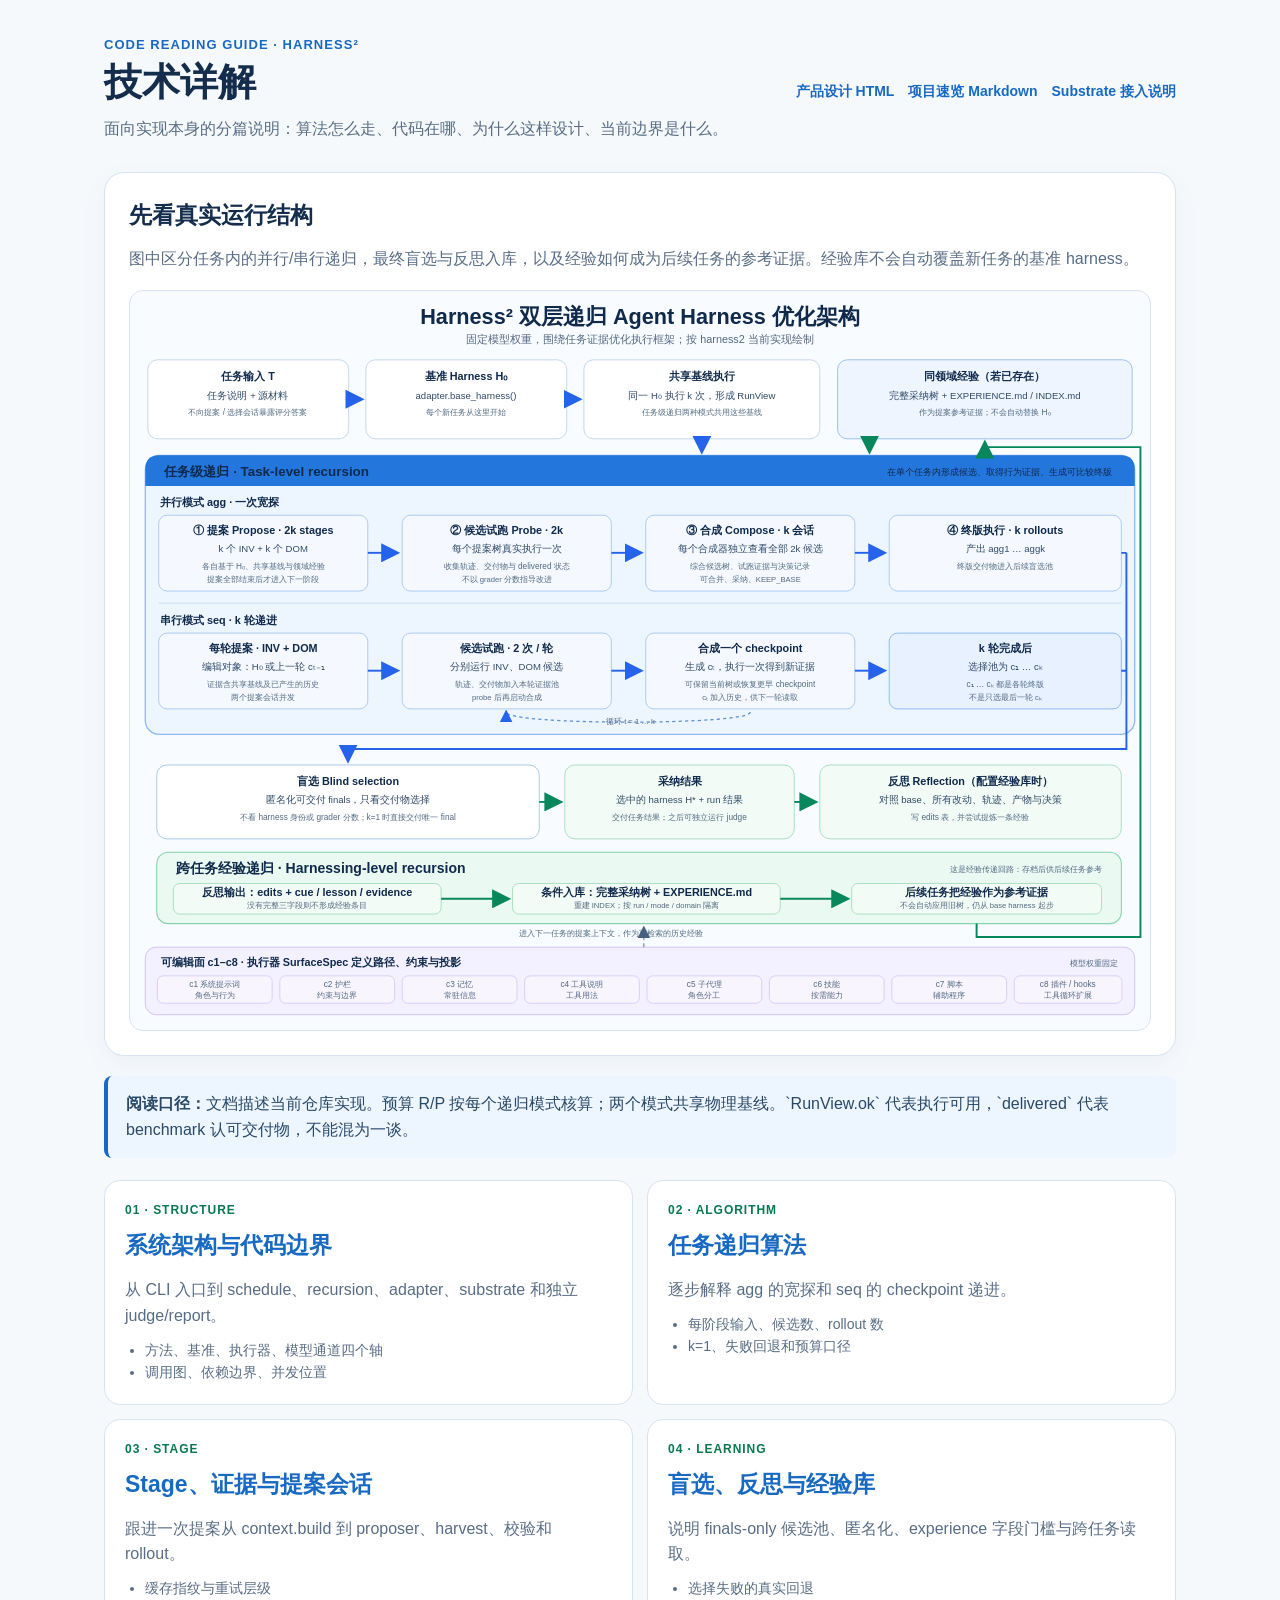
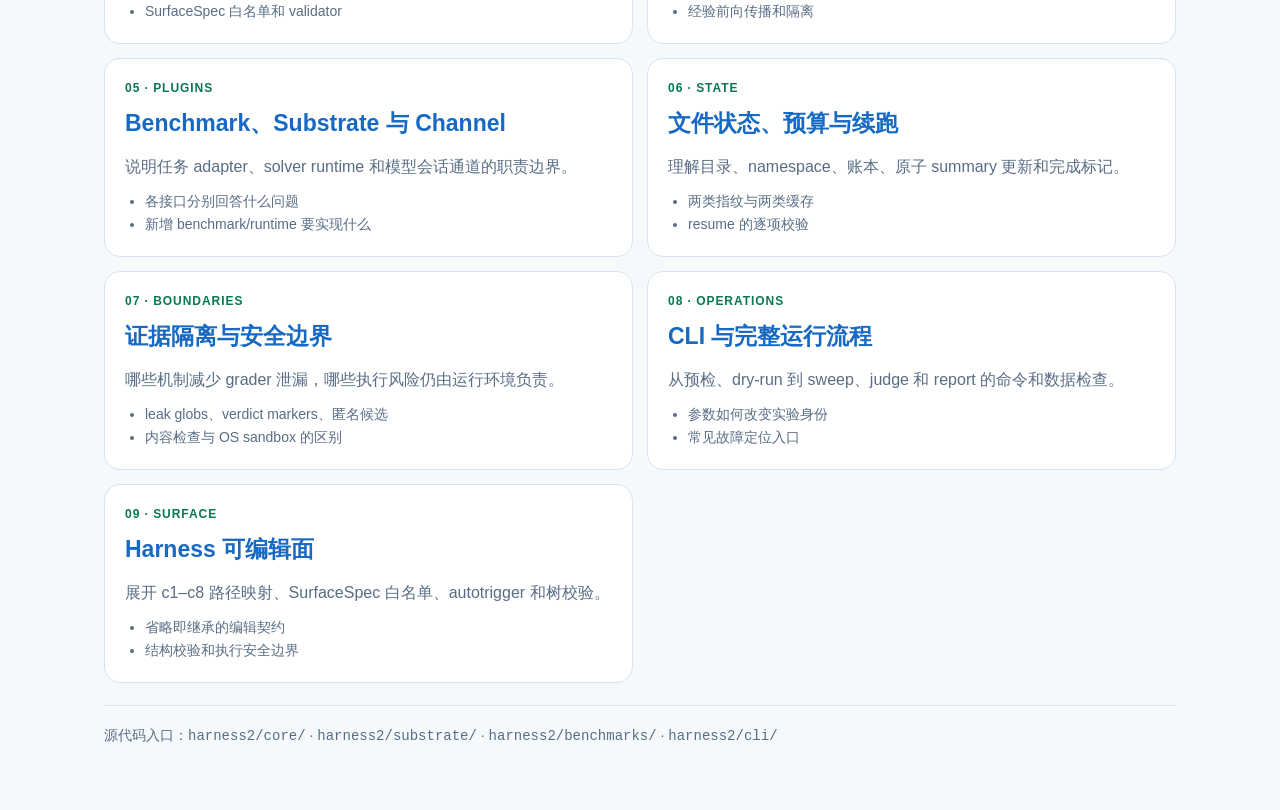
<file: docs/product-design/technical/index.html>
<!doctype html>
<html lang="zh-CN">
<head>
  <meta charset="utf-8">
  <meta name="viewport" content="width=device-width, initial-scale=1">
  <title>Harness² 技术详解</title>
  <meta name="description" content="沿 Harness² 当前代码逐步解释系统架构、递归算法、Stage、证据、经验库、适配器、状态和安全边界。">
  <style>
    :root{color-scheme:light;--ink:#142d4d;--muted:#586d85;--line:#d7e3f0;--blue:#1769c2;--pale:#f3f8fd;--green:#08794f}
    *{box-sizing:border-box}body{margin:0;background:#f6f9fc;color:var(--ink);font:16px/1.62 Inter,"Noto Sans CJK SC","Microsoft YaHei",sans-serif}
    main{max-width:1120px;margin:auto;padding:34px 24px 64px}.top{display:flex;gap:24px;align-items:center;justify-content:space-between;margin-bottom:22px}
    .eyebrow{font-size:13px;font-weight:700;color:var(--blue);letter-spacing:.08em;text-transform:uppercase}h1{font-size:38px;line-height:1.2;margin:5px 0 10px}h2{font-size:23px;margin:0 0 12px}p{margin:8px 0;color:var(--muted)}a{color:var(--blue);text-decoration:none}a:hover{text-decoration:underline}
    .links{display:flex;gap:14px;flex-wrap:wrap;font-size:14px;font-weight:650}.hero{background:white;border:1px solid var(--line);border-radius:20px;padding:24px;box-shadow:0 8px 28px #173b620c}
    .hero img{display:block;width:100%;height:auto;border:1px solid var(--line);border-radius:14px;margin-top:18px}.grid{display:grid;grid-template-columns:repeat(2,minmax(0,1fr));gap:14px;margin:22px 0}
    article{background:#fff;border:1px solid var(--line);border-radius:16px;padding:20px;min-height:190px}article .num{font-size:12px;font-weight:800;color:var(--green);letter-spacing:.08em}article h2{margin-top:7px}article ul{margin:10px 0 0;padding-left:20px;color:var(--muted);font-size:14px}
    .callout{background:#edf5ff;border-left:4px solid var(--blue);padding:15px 18px;border-radius:8px;margin:20px 0;color:#294967}.footer{border-top:1px solid var(--line);padding-top:18px;font-size:14px;color:var(--muted)}
    @media(max-width:740px){main{padding:22px 14px 42px}.top{display:block}h1{font-size:31px}.grid{grid-template-columns:1fr}article{min-height:0}.hero{padding:16px}}
  </style>
</head>
<body>
<main>
  <header class="top">
    <div><div class="eyebrow">Code reading guide · Harness²</div><h1>技术详解</h1>
      <p>面向实现本身的分篇说明：算法怎么走、代码在哪、为什么这样设计、当前边界是什么。</p></div>
    <nav class="links"><a href="../PRODUCT-DESIGN.html">产品设计 HTML</a><a href="../PROJECT-DOC.md">项目速览 Markdown</a><a href="../../SUBSTRATES.md">Substrate 接入说明</a></nav>
  </header>
  <section class="hero">
    <h2>先看真实运行结构</h2>
    <p>图中区分任务内的并行/串行递归，最终盲选与反思入库，以及经验如何成为后续任务的参考证据。经验库不会自动覆盖新任务的基准 harness。</p>
    <img src="../architecture.svg" alt="Harness² 双层递归架构图">
  </section>
  <div class="callout"><b>阅读口径：</b>文档描述当前仓库实现。预算 R/P 按每个递归模式核算；两个模式共享物理基线。`RunView.ok` 代表执行可用，`delivered` 代表 benchmark 认可交付物，不能混为一谈。</div>
  <section class="grid" aria-label="技术专题">
    <article><div class="num">01 · STRUCTURE</div><h2><a href="01-architecture.md">系统架构与代码边界</a></h2><p>从 CLI 入口到 schedule、recursion、adapter、substrate 和独立 judge/report。</p><ul><li>方法、基准、执行器、模型通道四个轴</li><li>调用图、依赖边界、并发位置</li></ul></article>
    <article><div class="num">02 · ALGORITHM</div><h2><a href="02-recursion-algorithms.md">任务递归算法</a></h2><p>逐步解释 agg 的宽探和 seq 的 checkpoint 递进。</p><ul><li>每阶段输入、候选数、rollout 数</li><li>k=1、失败回退和预算口径</li></ul></article>
    <article><div class="num">03 · STAGE</div><h2><a href="03-stage-context-proposer.md">Stage、证据与提案会话</a></h2><p>跟进一次提案从 context.build 到 proposer、harvest、校验和 rollout。</p><ul><li>缓存指纹与重试层级</li><li>SurfaceSpec 白名单和 validator</li></ul></article>
    <article><div class="num">04 · LEARNING</div><h2><a href="04-selection-reflection-library.md">盲选、反思与经验库</a></h2><p>说明 finals-only 候选池、匿名化、experience 字段门槛与跨任务读取。</p><ul><li>选择失败的真实回退</li><li>经验前向传播和隔离</li></ul></article>
    <article><div class="num">05 · PLUGINS</div><h2><a href="05-adapters-substrates-channels.md">Benchmark、Substrate 与 Channel</a></h2><p>说明任务 adapter、solver runtime 和模型会话通道的职责边界。</p><ul><li>各接口分别回答什么问题</li><li>新增 benchmark/runtime 要实现什么</li></ul></article>
    <article><div class="num">06 · STATE</div><h2><a href="06-state-budget-resume.md">文件状态、预算与续跑</a></h2><p>理解目录、namespace、账本、原子 summary 更新和完成标记。</p><ul><li>两类指纹与两类缓存</li><li>resume 的逐项校验</li></ul></article>
    <article><div class="num">07 · BOUNDARIES</div><h2><a href="07-evidence-security.md">证据隔离与安全边界</a></h2><p>哪些机制减少 grader 泄漏，哪些执行风险仍由运行环境负责。</p><ul><li>leak globs、verdict markers、匿名候选</li><li>内容检查与 OS sandbox 的区别</li></ul></article>
    <article><div class="num">08 · OPERATIONS</div><h2><a href="08-cli-runbook.md">CLI 与完整运行流程</a></h2><p>从预检、dry-run 到 sweep、judge 和 report 的命令和数据检查。</p><ul><li>参数如何改变实验身份</li><li>常见故障定位入口</li></ul></article>
    <article><div class="num">09 · SURFACE</div><h2><a href="09-harness-surface.md">Harness 可编辑面</a></h2><p>展开 c1–c8 路径映射、SurfaceSpec 白名单、autotrigger 和树校验。</p><ul><li>省略即继承的编辑契约</li><li>结构校验和执行安全边界</li></ul></article>
  </section>
  <footer class="footer">源代码入口：<code>harness2/core/</code> · <code>harness2/substrate/</code> · <code>harness2/benchmarks/</code> · <code>harness2/cli/</code></footer>
</main>
</body>
</html>
</file>
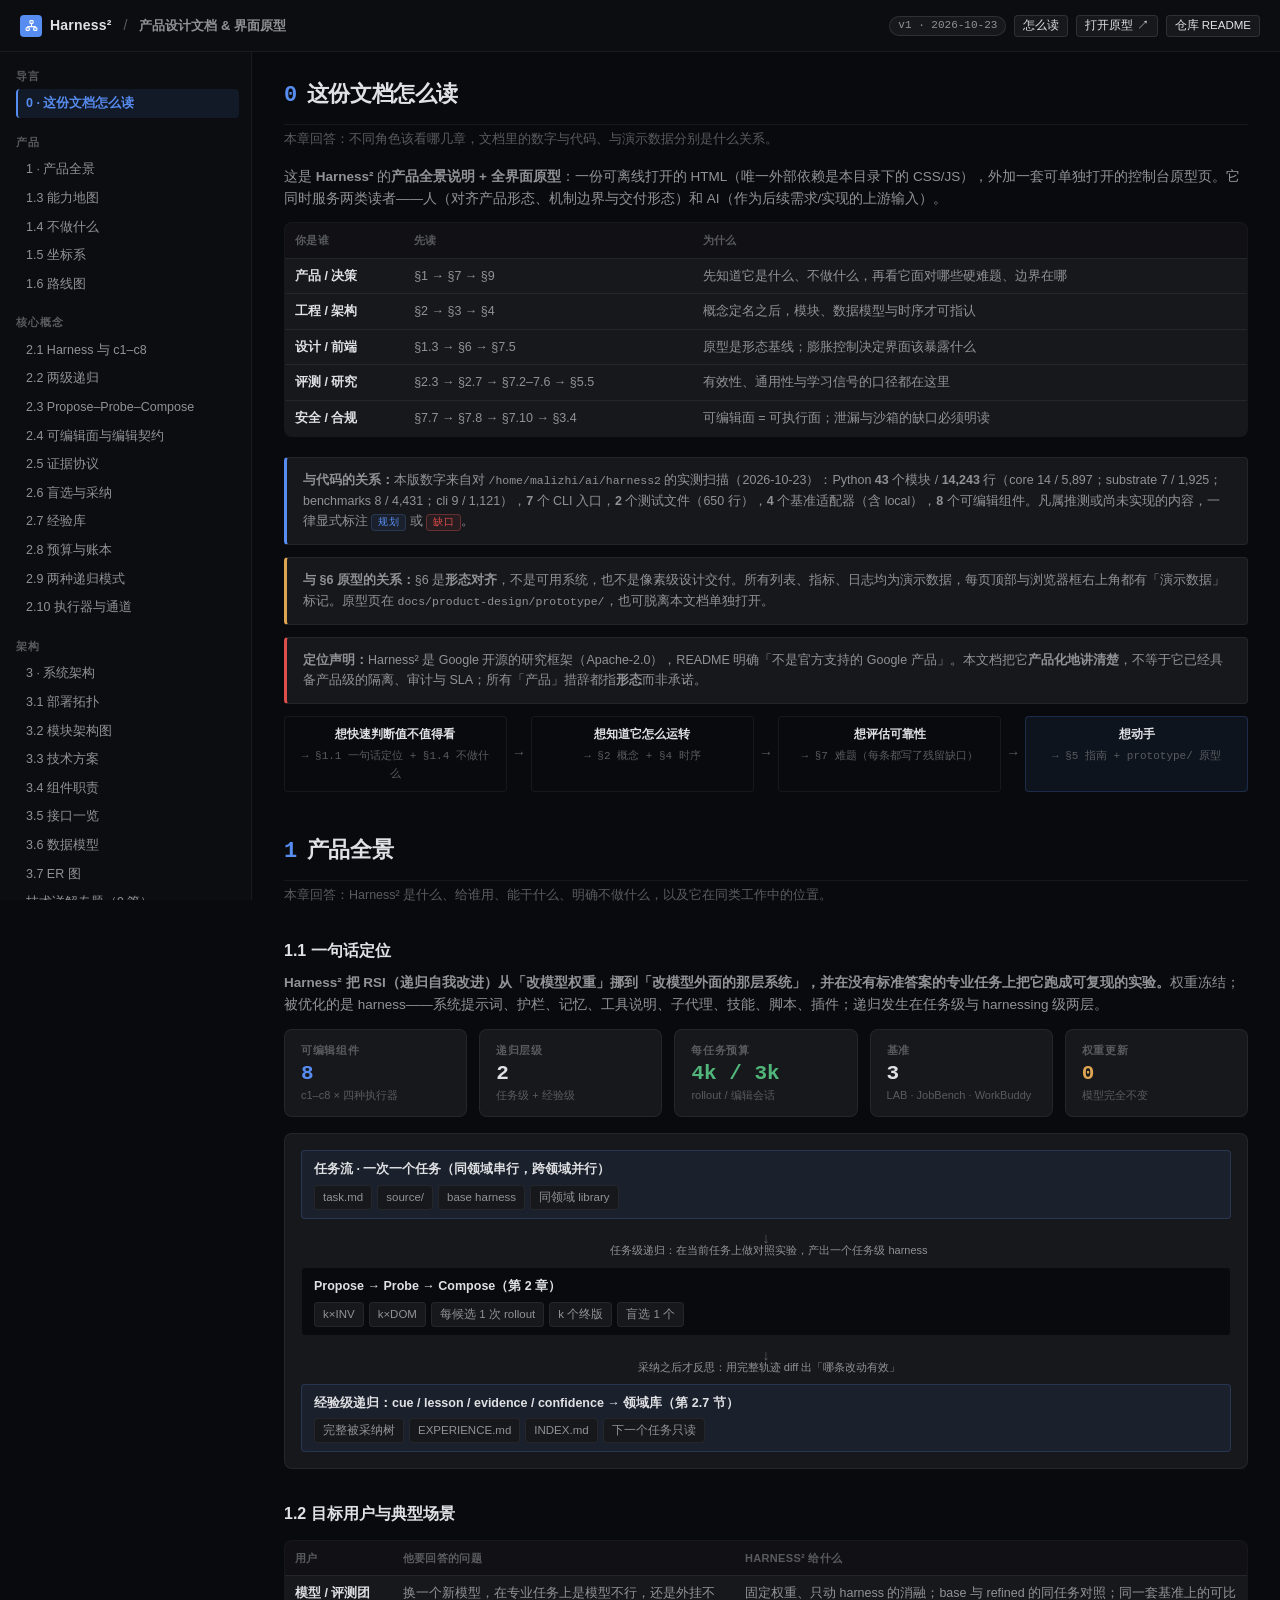
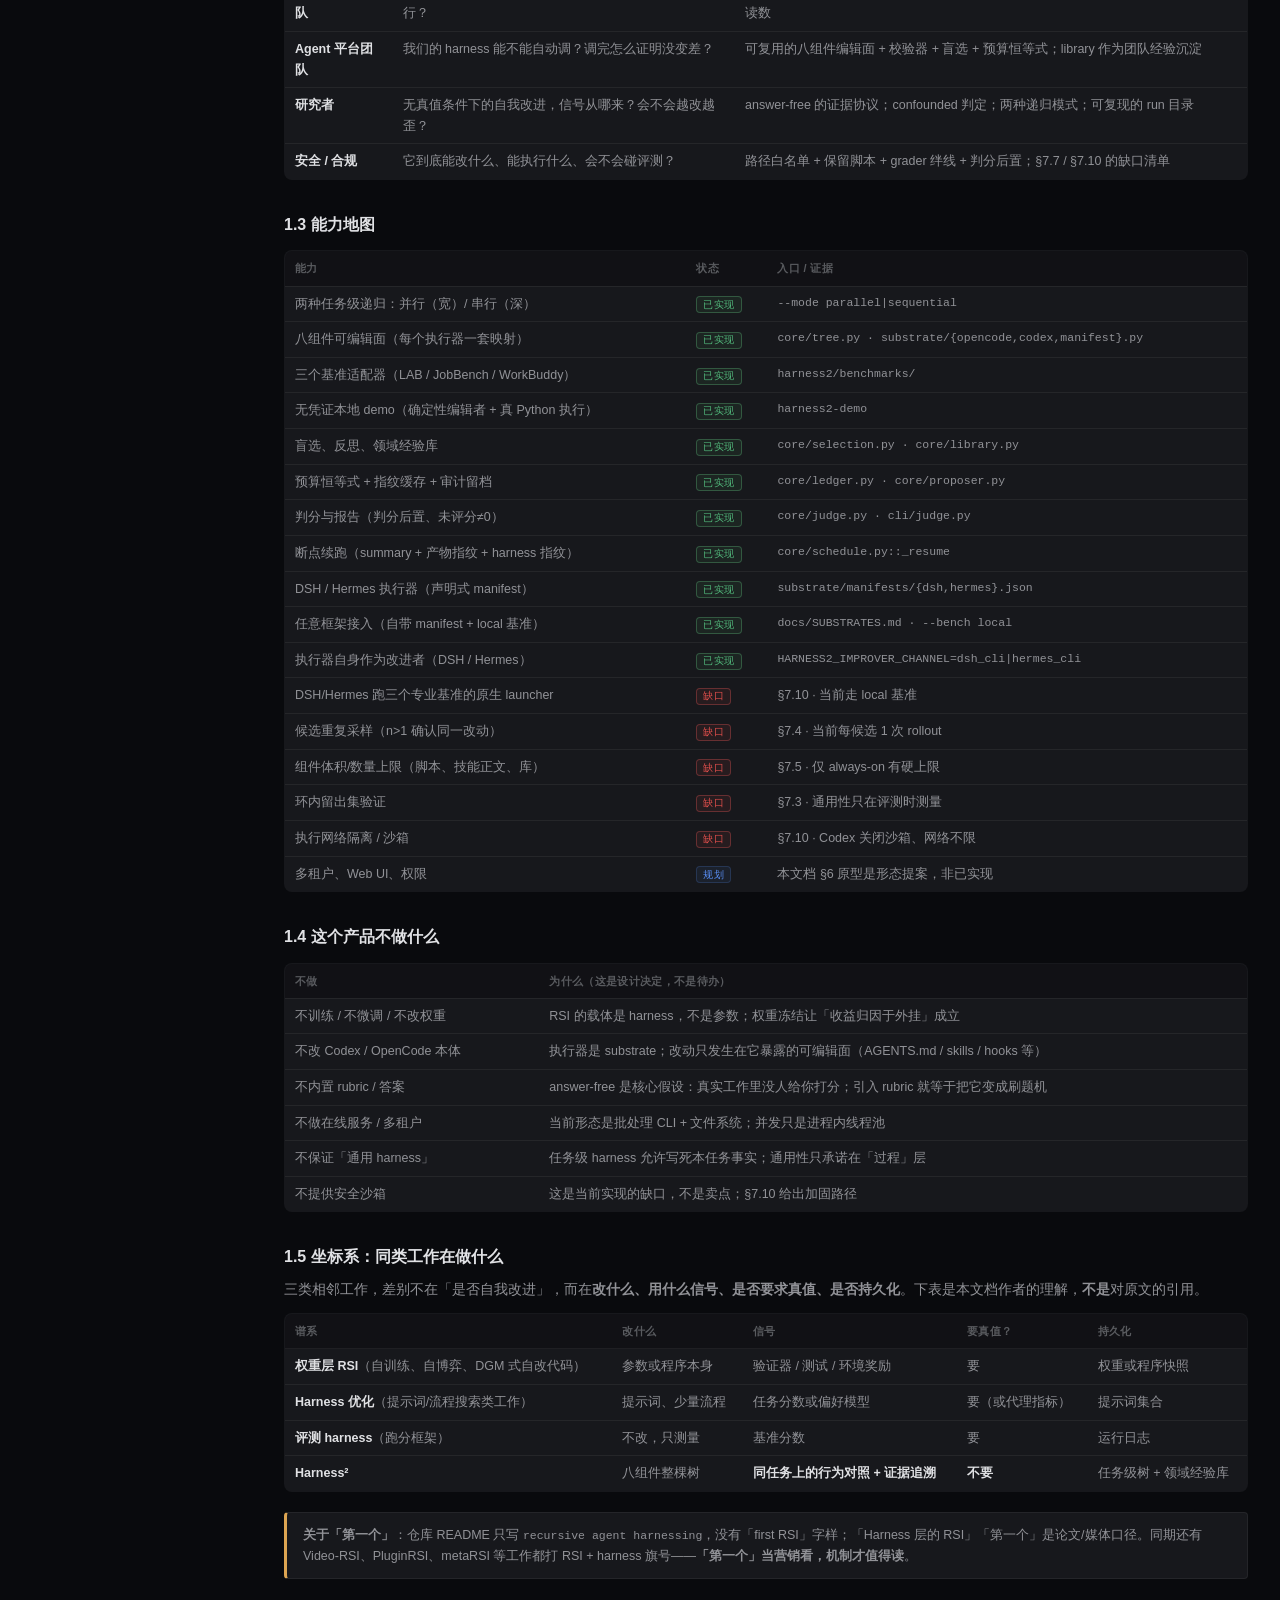
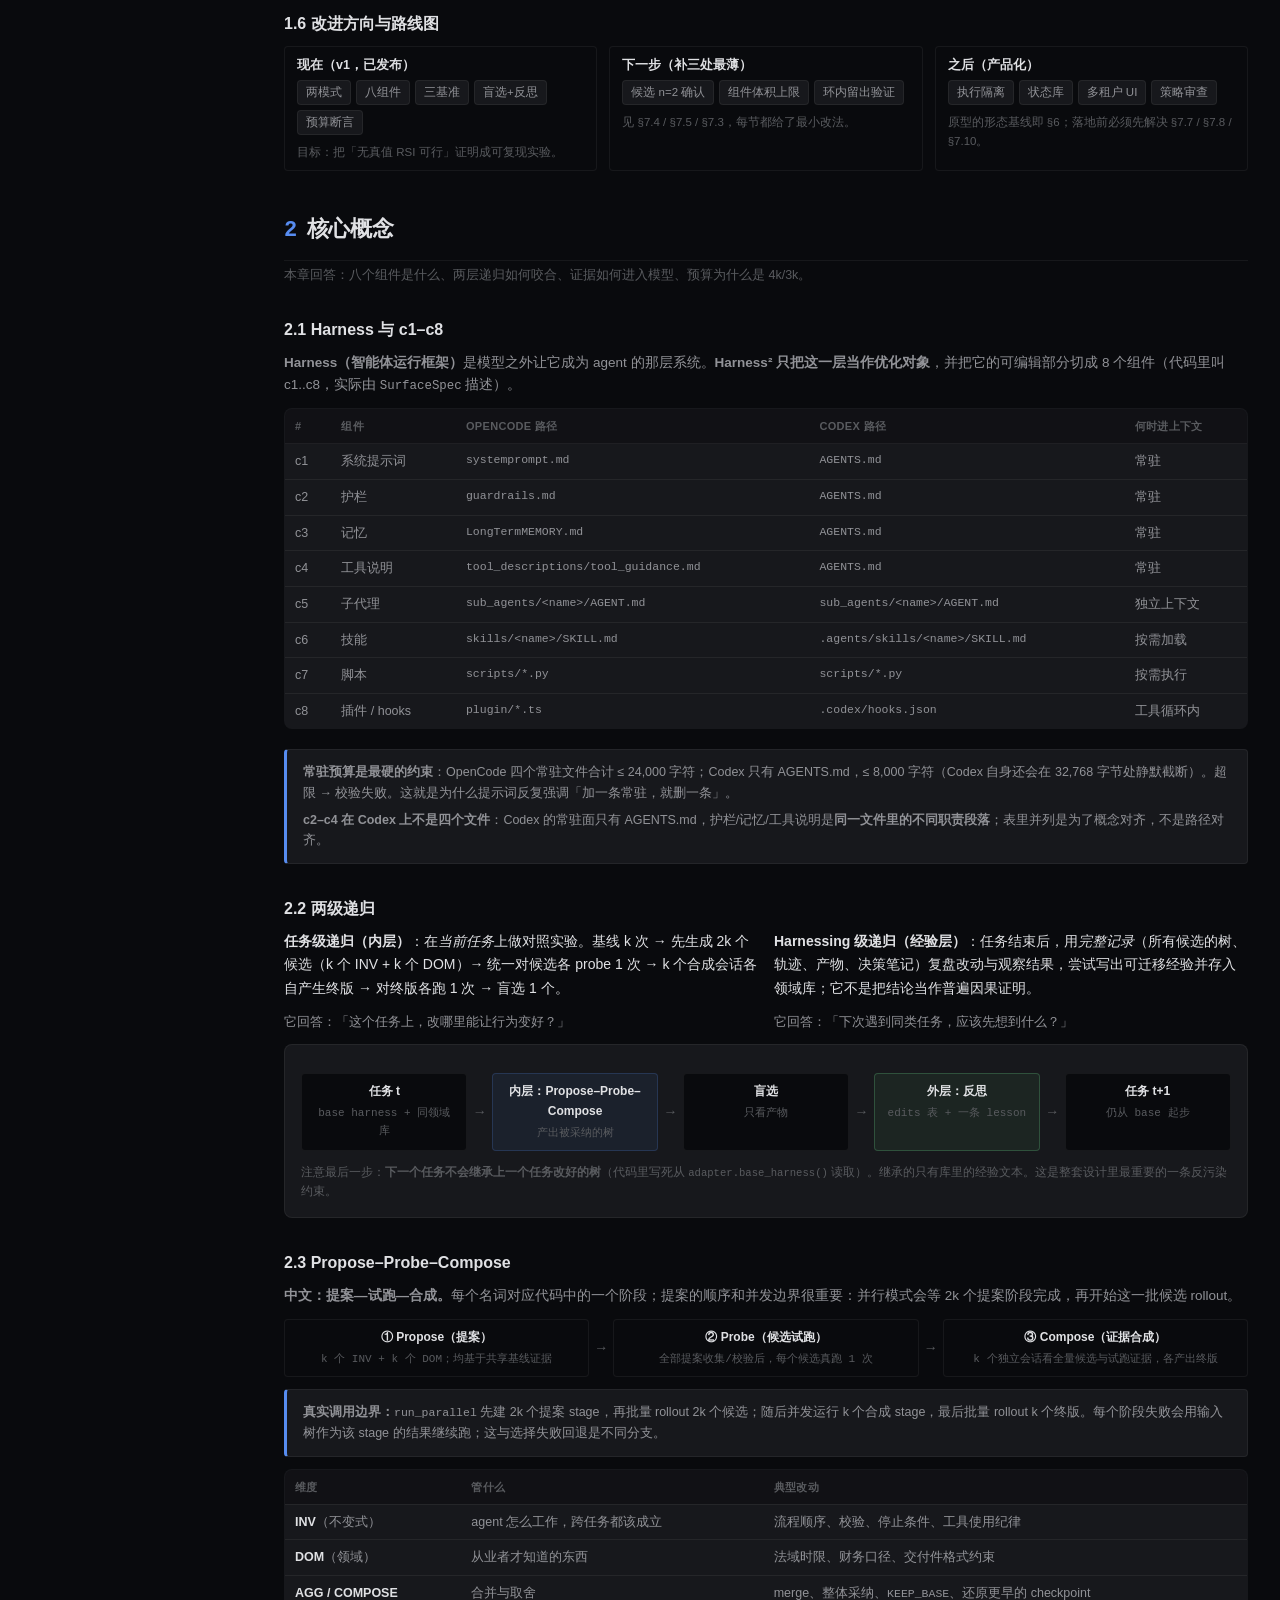
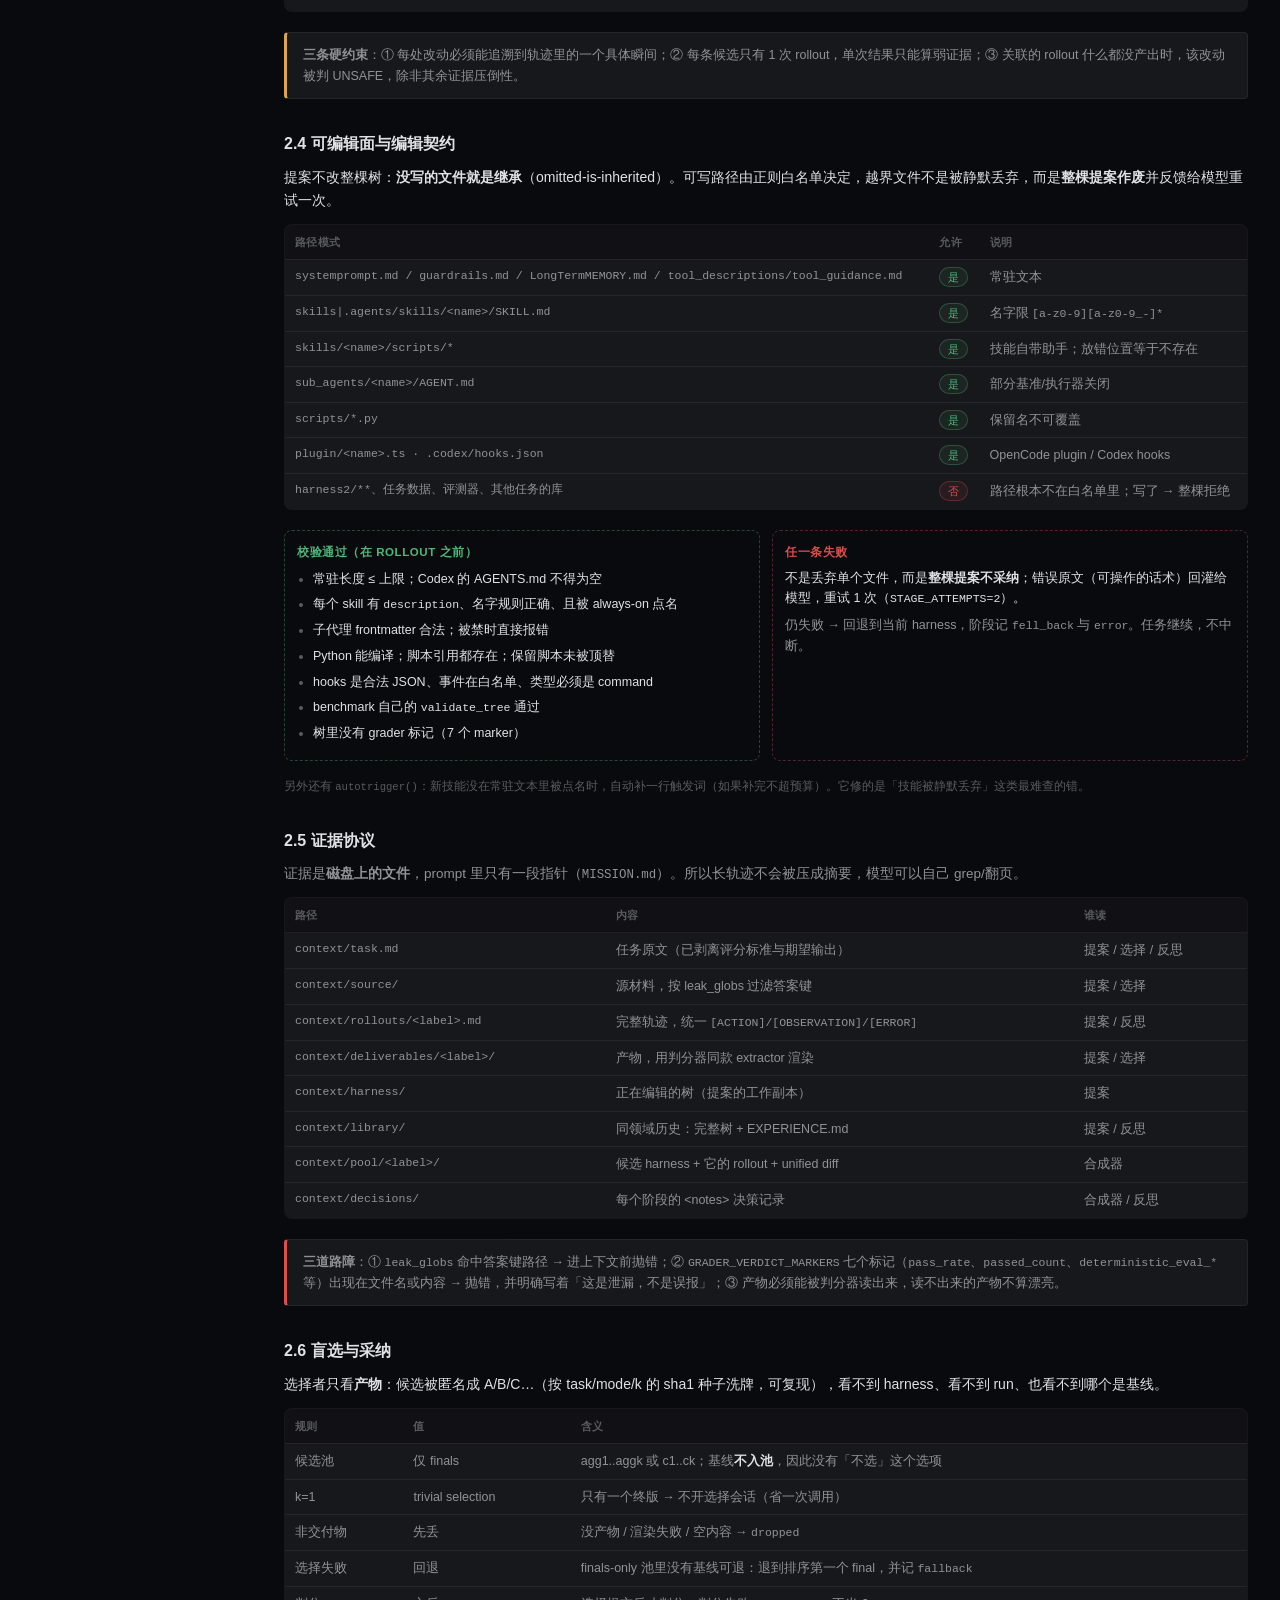
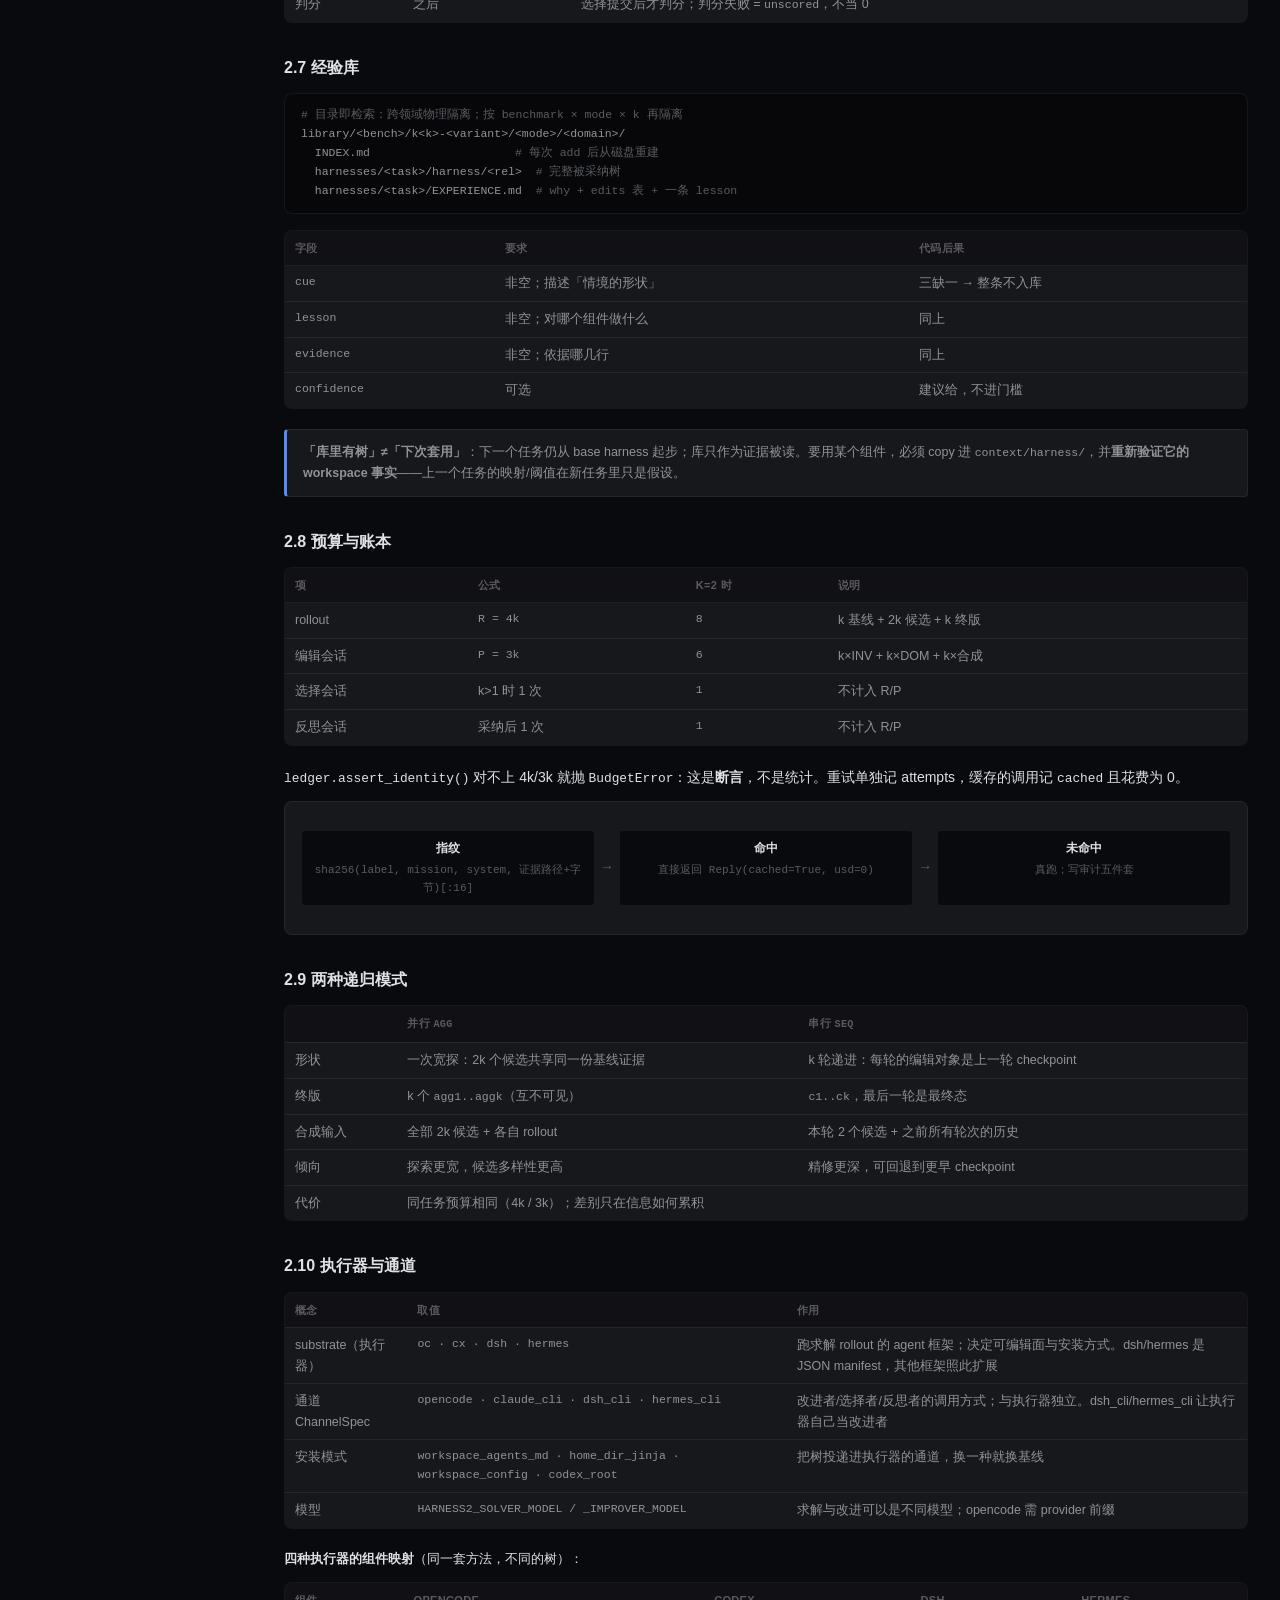
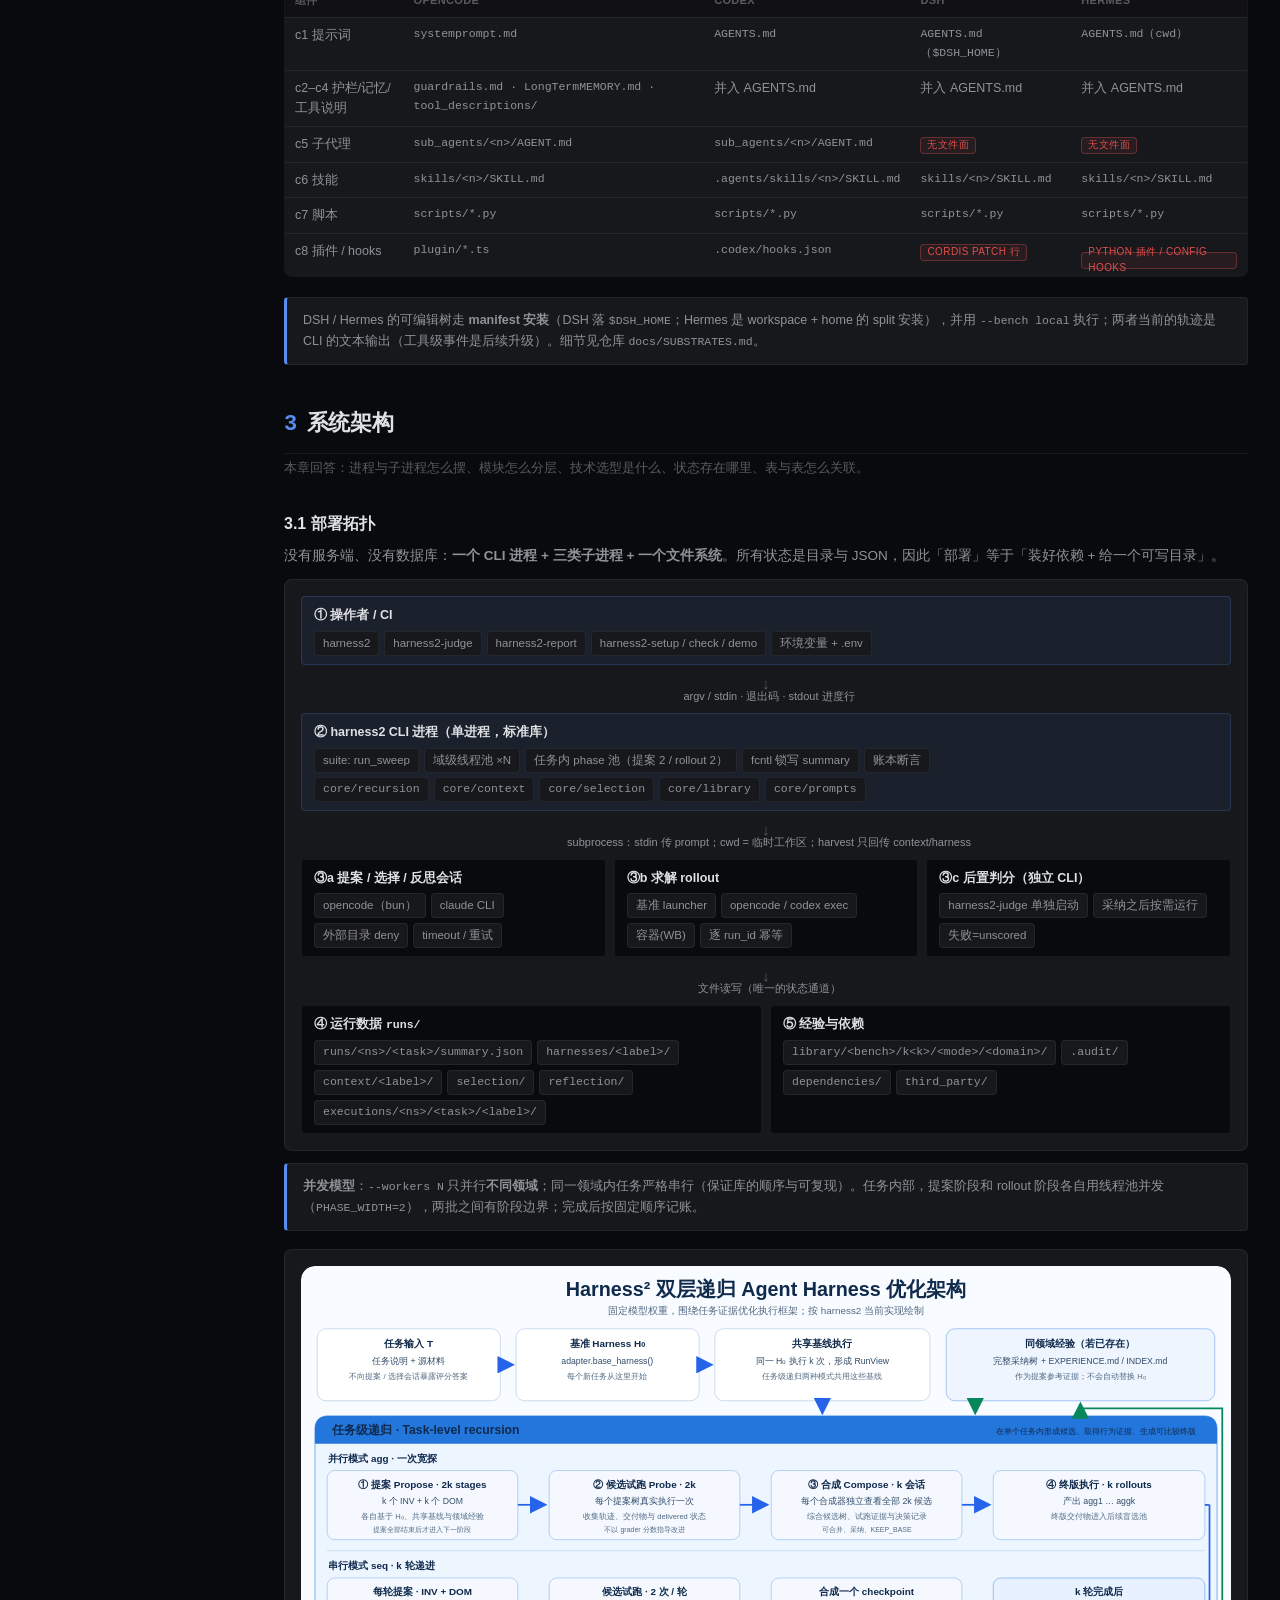
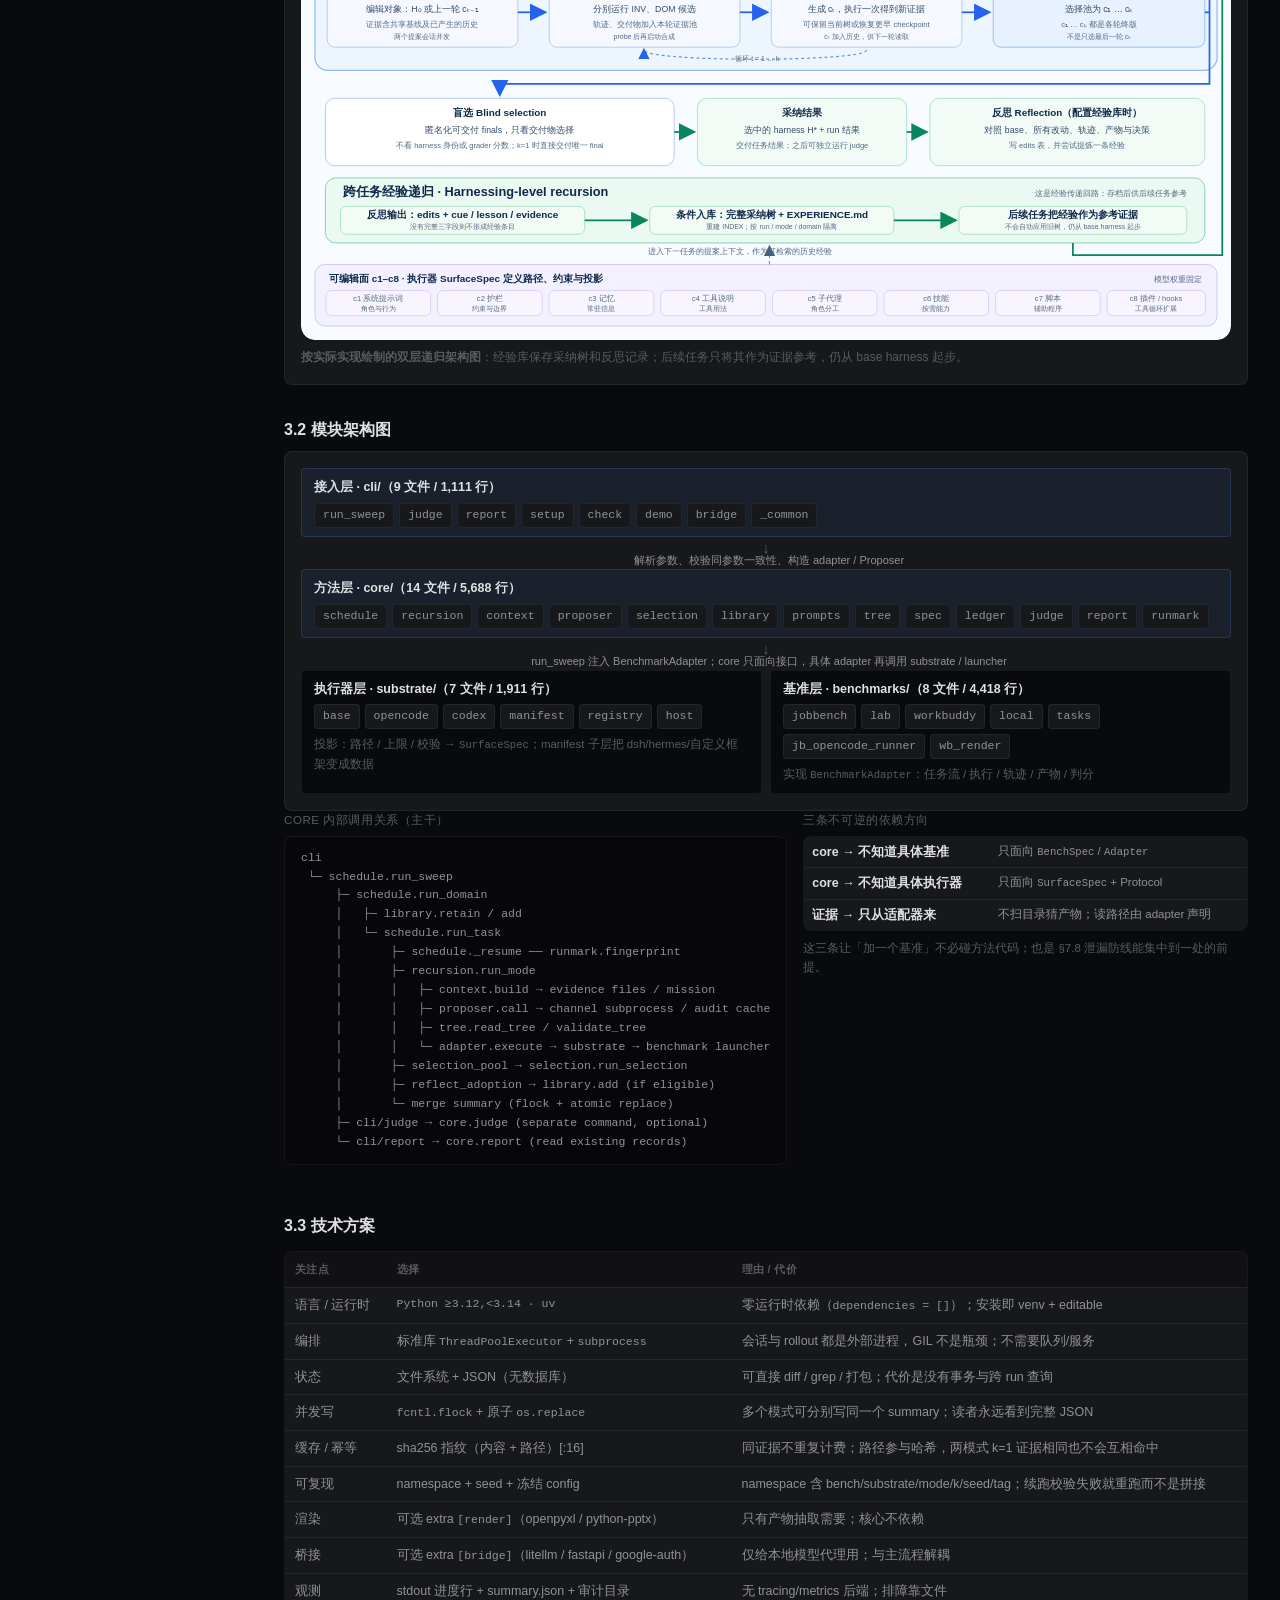
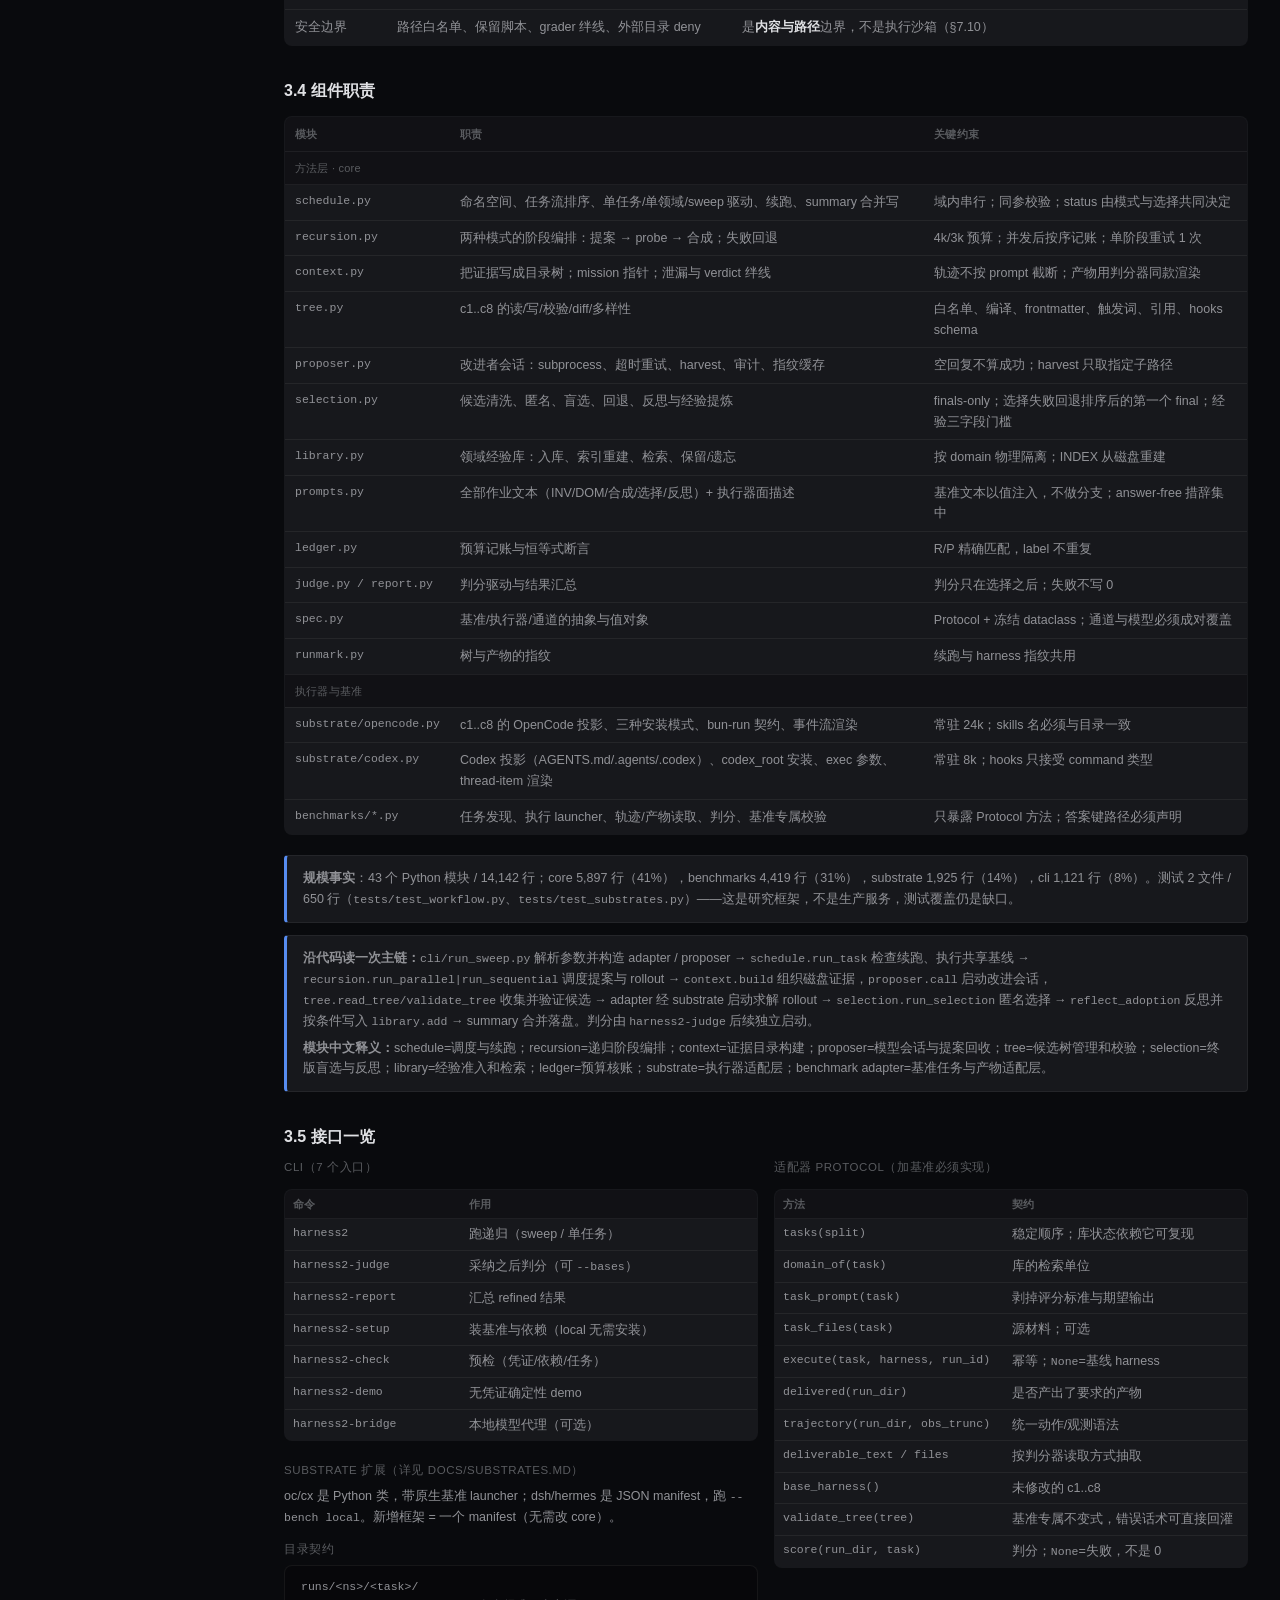
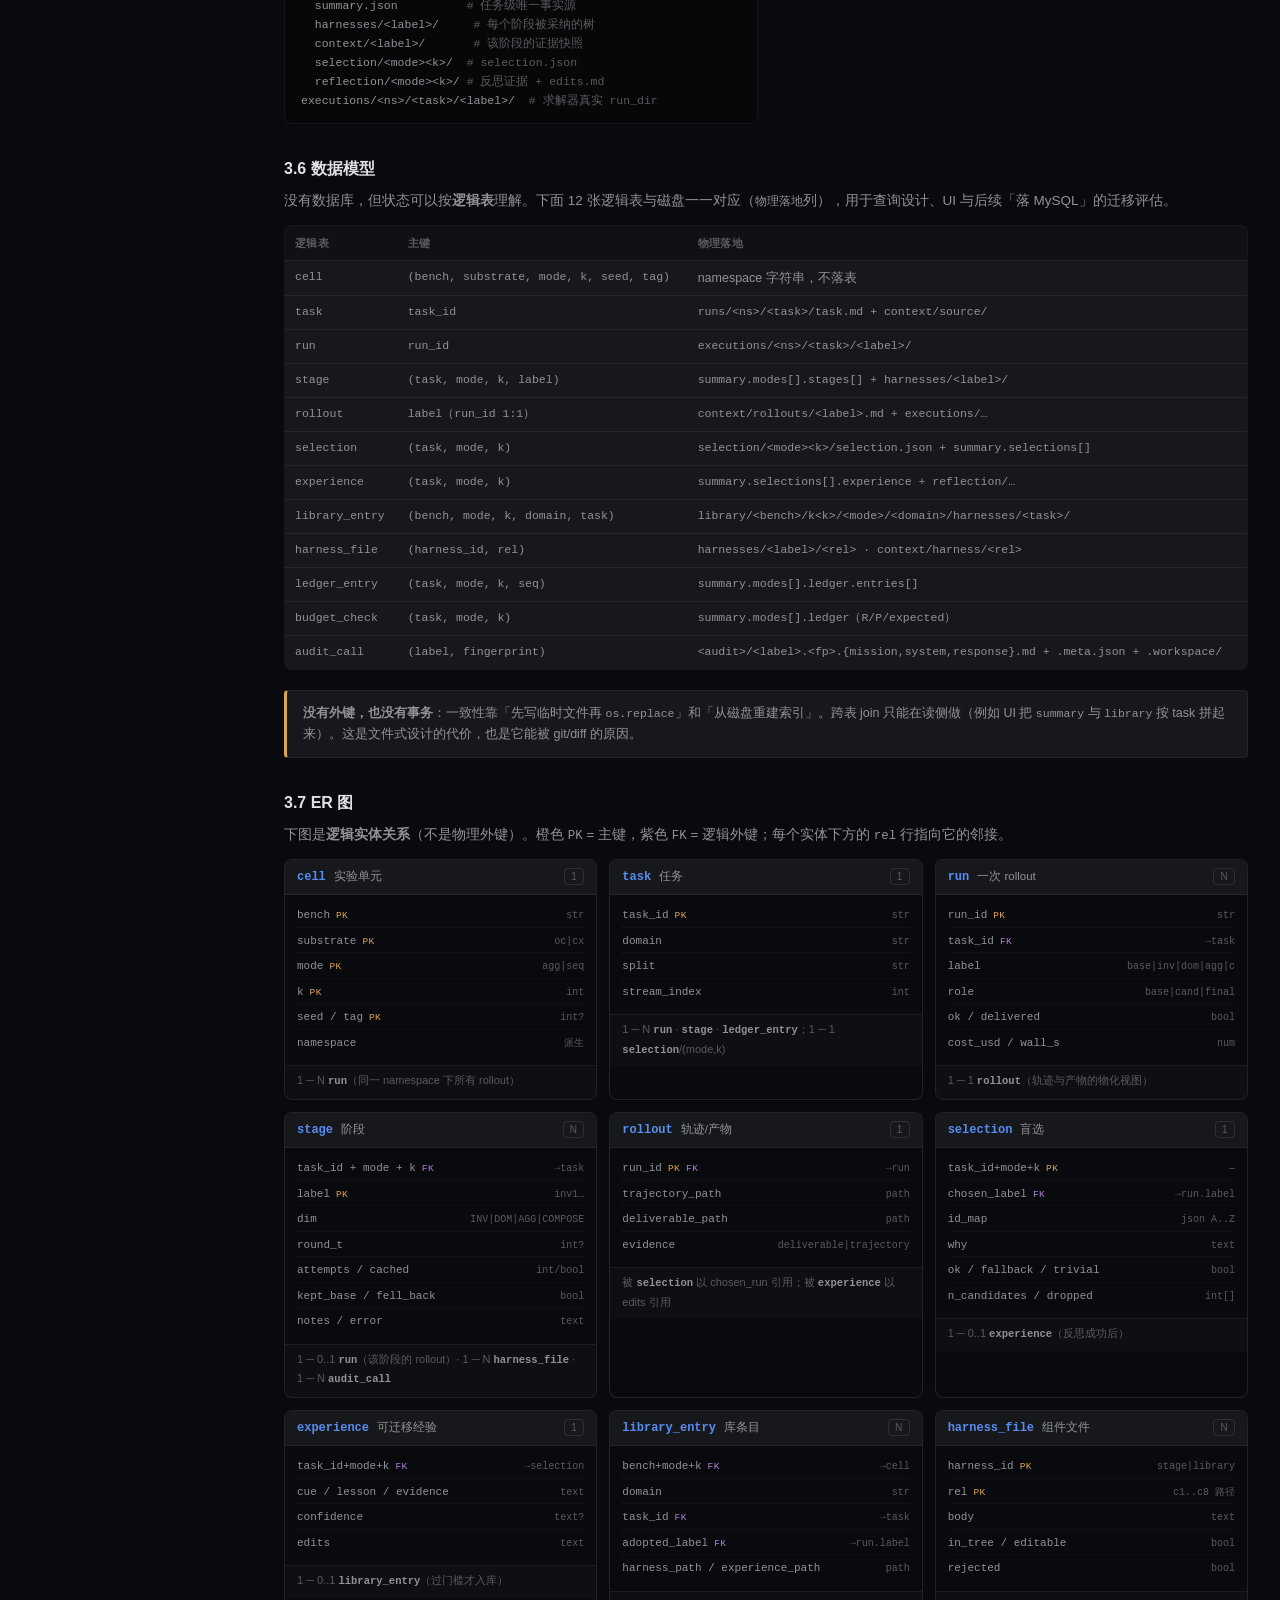
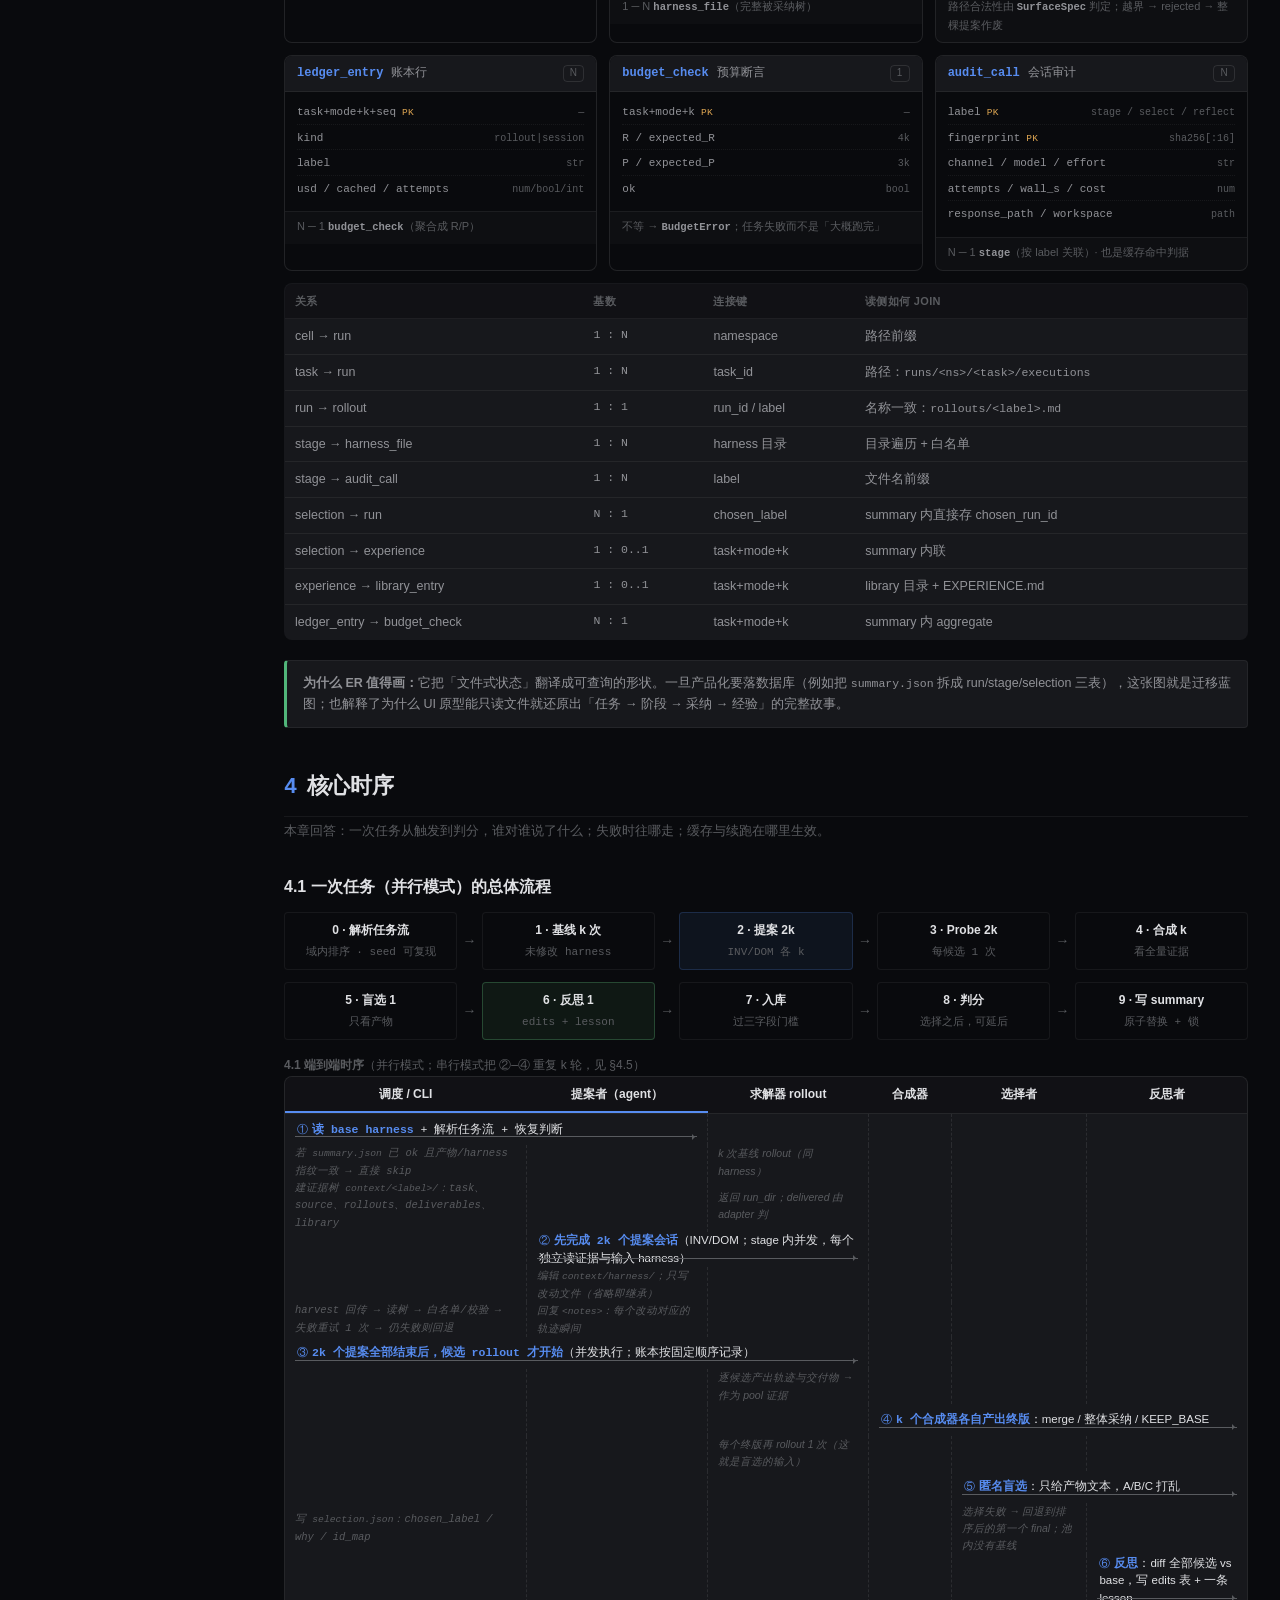
<file: docs/product-design/PRODUCT-DESIGN.html>
<!DOCTYPE html>
<html lang="zh-CN">
<head>
<meta charset="UTF-8">
<meta name="viewport" content="width=device-width, initial-scale=1">
<title>Harness² · 产品设计文档与界面原型</title>
<meta name="description" content="Harness²（Recursive Agent Harnessing for an Open World）的产品设计文档：定位、概念、架构、模块图、数据模型 ER、核心时序、难点与方案、全界面原型（演示数据）。">
<link rel="stylesheet" href="prototype/assets/base.css">
<link rel="stylesheet" href="assets/doc.css">
<script src="prototype/assets/sprite.js" defer></script>
</head>
<body class="doc-body-page">

<header class="doc-top">
  <div class="doc-brand">
    <span class="mark"><svg class="icon" style="width:13px;height:13px"><use href="#i-net"/></svg></span>
    Harness²
  </div>
  <span class="sep">/</span>
  <h1>产品设计文档 &amp; 界面原型</h1>
  <div class="tools">
    <span class="chip mono">v1 · 2026-10-23</span>
    <a class="btn sm" href="#s0">怎么读</a>
    <a class="btn sm" href="prototype/workbench.html" target="_blank">打开原型 ↗</a>
    <a class="btn sm" href="../../README.md">仓库 README</a>
  </div>
</header>

<div class="doc-shell">
  <nav class="doc-nav" aria-label="文档目录">
    <p class="grp">导言</p>
    <a href="#s0">0 · 这份文档怎么读</a>
    <p class="grp">产品</p>
    <a href="#s1">1 · 产品全景</a>
    <a href="#s1-3">1.3 能力地图</a>
    <a href="#s1-4">1.4 不做什么</a>
    <a href="#s1-5">1.5 坐标系</a>
    <a href="#s1-6">1.6 路线图</a>
    <p class="grp">核心概念</p>
    <a href="#s2-1">2.1 Harness 与 c1–c8</a>
    <a href="#s2-2">2.2 两级递归</a>
    <a href="#s2-3">2.3 Propose–Probe–Compose</a>
    <a href="#s2-4">2.4 可编辑面与编辑契约</a>
    <a href="#s2-5">2.5 证据协议</a>
    <a href="#s2-6">2.6 盲选与采纳</a>
    <a href="#s2-7">2.7 经验库</a>
    <a href="#s2-8">2.8 预算与账本</a>
    <a href="#s2-9">2.9 两种递归模式</a>
    <a href="#s2-10">2.10 执行器与通道</a>
    <p class="grp">架构</p>
    <a href="#s3">3 · 系统架构</a>
    <a href="#s3-1">3.1 部署拓扑</a>
    <a href="#s3-2">3.2 模块架构图</a>
    <a href="#s3-3">3.3 技术方案</a>
    <a href="#s3-4">3.4 组件职责</a>
    <a href="#s3-5">3.5 接口一览</a>
    <a href="#s3-6">3.6 数据模型</a>
    <a href="#s3-7">3.7 ER 图</a>
    <a href="technical/index.html">技术详解专题（9 篇）</a>
    <p class="grp">时序与流程</p>
    <a href="#s4">4 · 核心时序</a>
    <a href="#s4-1">4.1 一次任务（agg）</a>
    <a href="#s4-2">4.2 单 stage 细节</a>
    <a href="#s4-3">4.3 合成与盲选</a>
    <a href="#s4-4">4.4 反思与入库</a>
    <a href="#s4-5">4.5 串行 k 轮</a>
    <a href="#s4-6">4.6 缓存、续跑与失败</a>
    <p class="grp">指南</p>
    <a href="#s5-1">5.1 安装与自检</a>
    <a href="#s5-2">5.2 跑一个基准</a>
    <a href="#s5-3">5.3 参数速查</a>
    <a href="#s5-4">5.4 结果与续跑</a>
    <a href="#s5-5">5.5 成本与复现纪律</a>
    <p class="grp">原型</p>
    <a href="#p0">6.0 全局交互纪律</a>
    <a href="#p1">6.1 总览</a>
    <a href="#p2">6.2 任务运行</a>
    <a href="#p3">6.3 流水线</a>
    <a href="#p4">6.4 证据浏览器</a>
    <a href="#p5">6.5 经验库</a>
    <a href="#p6">6.6 预算账本</a>
    <a href="#p7">6.7 结果报告</a>
    <p class="grp">难题</p>
    <a href="#s7">7 · 难题与解决方案</a>
    <a href="#s7-1">7.1 没有标准答案</a>
    <a href="#s7-2">7.2 单任务过拟合</a>
    <a href="#s7-3">7.3 通用性</a>
    <a href="#s7-4">7.4 有效性</a>
    <a href="#s7-5">7.5 修改膨胀</a>
    <a href="#s7-6">7.6 学习信号</a>
    <a href="#s7-7">7.7 越权与加代码</a>
    <a href="#s7-8">7.8 泄漏与自偏好</a>
    <a href="#s7-9">7.9 成本与复现</a>
    <a href="#s7-10">7.10 安全与沙箱</a>
    <p class="grp">附录</p>
    <a href="#s8">8 · 术语表</a>
    <a href="#s9">9 · 常见问题</a>
  </nav>

  <main class="doc-main">

  <!-- ══════════════════ 0 ══════════════════ -->
  <section class="doc-sec" id="s0">
    <h2 class="sec"><span class="num">0</span>这份文档怎么读</h2>
    <p class="q">本章回答：不同角色该看哪几章，文档里的数字与代码、与演示数据分别是什么关系。</p>

    <p class="lead">这是 <b>Harness²</b> 的<strong>产品全景说明 + 全界面原型</strong>：一份可离线打开的 HTML（唯一外部依赖是本目录下的 CSS/JS），外加一套可单独打开的控制台原型页。它同时服务两类读者——人（对齐产品形态、机制边界与交付形态）和 AI（作为后续需求/实现的上游输入）。</p>

    <table class="tbl">
      <thead><tr><th>你是谁</th><th>先读</th><th>为什么</th></tr></thead>
      <tbody>
        <tr><td><b>产品 / 决策</b></td><td>§1 → §7 → §9</td><td>先知道它是什么、不做什么，再看它面对哪些硬难题、边界在哪</td></tr>
        <tr><td><b>工程 / 架构</b></td><td>§2 → §3 → §4</td><td>概念定名之后，模块、数据模型与时序才可指认</td></tr>
        <tr><td><b>设计 / 前端</b></td><td>§1.3 → §6 → §7.5</td><td>原型是形态基线；膨胀控制决定界面该暴露什么</td></tr>
        <tr><td><b>评测 / 研究</b></td><td>§2.3 → §2.7 → §7.2–7.6 → §5.5</td><td>有效性、通用性与学习信号的口径都在这里</td></tr>
        <tr><td><b>安全 / 合规</b></td><td>§7.7 → §7.8 → §7.10 → §3.4</td><td>可编辑面 = 可执行面；泄漏与沙箱的缺口必须明读</td></tr>
      </tbody>
    </table>

    <div class="callout">
      <p><b>与代码的关系：</b>本版数字来自对 <span class="mono">/home/malizhi/ai/harness2</span> 的实测扫描（2026-10-23）：Python <b>43</b> 个模块 / <b>14,243</b> 行（core 14 / 5,897；substrate 7 / 1,925；benchmarks 8 / 4,431；cli 9 / 1,121），<b>7</b> 个 CLI 入口，<b>2</b> 个测试文件（650 行），<b>4</b> 个基准适配器（含 local），<b>8</b> 个可编辑组件。凡属推测或尚未实现的内容，一律显式标注 <span class="tag plan">规划</span> 或 <span class="tag gap">缺口</span>。</p>
    </div>
    <div class="callout warn">
      <p><b>与 §6 原型的关系：</b>§6 是<strong>形态对齐</strong>，不是可用系统，也不是像素级设计交付。所有列表、指标、日志均为演示数据，每页顶部与浏览器框右上角都有「演示数据」标记。原型页在 <span class="mono">docs/product-design/prototype/</span>，也可脱离本文档单独打开。</p>
    </div>
    <div class="callout bad">
      <p><b>定位声明：</b>Harness² 是 Google 开源的研究框架（Apache-2.0），README 明确「不是官方支持的 Google 产品」。本文档把它<strong>产品化地讲清楚</strong>，不等于它已经具备产品级的隔离、审计与 SLA；所有「产品」措辞都指<strong>形态</strong>而非承诺。</p>
    </div>

    <div class="chain">
      <div class="node"><b>想快速判断值不值得看</b><span class="tiny muted">→ §1.1 一句话定位 + §1.4 不做什么</span></div>
      <span class="arrow">→</span>
      <div class="node"><b>想知道它怎么运转</b><span class="tiny muted">→ §2 概念 + §4 时序</span></div>
      <span class="arrow">→</span>
      <div class="node"><b>想评估可靠性</b><span class="tiny muted">→ §7 难题（每条都写了残留缺口）</span></div>
      <span class="arrow">→</span>
      <div class="node hot"><b>想动手</b><span class="tiny muted">→ §5 指南 + prototype/ 原型</span></div>
    </div>
  </section>

  <!-- ══════════════════ 1 ══════════════════ -->
  <section class="doc-sec" id="s1">
    <h2 class="sec"><span class="num">1</span>产品全景</h2>
    <p class="q">本章回答：Harness² 是什么、给谁用、能干什么、明确不做什么，以及它在同类工作中的位置。</p>

    <h3 id="s1-1">1.1 一句话定位</h3>
    <p class="lead"><strong>Harness² 把 RSI（递归自我改进）从「改模型权重」挪到「改模型外面的那层系统」，并在没有标准答案的专业任务上把它跑成可复现的实验。</strong>权重冻结；被优化的是 harness——系统提示词、护栏、记忆、工具说明、子代理、技能、脚本、插件；递归发生在任务级与 harnessing 级两层。</p>

    <div class="kpis">
      <div class="kpi blue"><div class="k">可编辑组件</div><div class="v">8</div><div class="s">c1–c8 × 四种执行器</div></div>
      <div class="kpi"><div class="k">递归层级</div><div class="v">2</div><div class="s">任务级 + 经验级</div></div>
      <div class="kpi good"><div class="k">每任务预算</div><div class="v">4k / 3k</div><div class="s">rollout / 编辑会话</div></div>
      <div class="kpi"><div class="k">基准</div><div class="v">3</div><div class="s">LAB · JobBench · WorkBuddy</div></div>
      <div class="kpi warn"><div class="k">权重更新</div><div class="v">0</div><div class="s">模型完全不变</div></div>
    </div>

    <div class="diagram">
      <div class="grid" style="gap:var(--s2)">
        <div class="layer brand"><h5>任务流 · 一次一个任务（同领域串行，跨领域并行）</h5>
          <div class="row"><span class="pill">task.md</span><span class="pill">source/</span><span class="pill">base harness</span><span class="pill">同领域 library</span></div></div>
        <div class="arrow-v">↓ <small>任务级递归：在当前任务上做对照实验，产出一个任务级 harness</small></div>
        <div class="layer"><h5>Propose → Probe → Compose（第 2 章）</h5>
          <div class="row"><span class="pill">k×INV</span><span class="pill">k×DOM</span><span class="pill">每候选 1 次 rollout</span><span class="pill">k 个终版</span><span class="pill">盲选 1 个</span></div></div>
        <div class="arrow-v">↓ <small>采纳之后才反思：用完整轨迹 diff 出「哪条改动有效」</small></div>
        <div class="layer brand"><h5>经验级递归：cue / lesson / evidence / confidence → 领域库（第 2.7 节）</h5>
          <div class="row"><span class="pill">完整被采纳树</span><span class="pill">EXPERIENCE.md</span><span class="pill">INDEX.md</span><span class="pill">下一个任务只读</span></div></div>
      </div>
    </div>

    <h3 id="s1-2">1.2 目标用户与典型场景</h3>
    <table class="tbl">
      <thead><tr><th>用户</th><th>他要回答的问题</th><th>Harness² 给什么</th></tr></thead>
      <tbody>
        <tr><td><b>模型 / 评测团队</b></td><td>换一个新模型，在专业任务上是模型不行，还是外挂不行？</td><td>固定权重、只动 harness 的消融；base 与 refined 的同任务对照；同一套基准上的可比读数</td></tr>
        <tr><td><b>Agent 平台团队</b></td><td>我们的 harness 能不能自动调？调完怎么证明没变差？</td><td>可复用的八组件编辑面 + 校验器 + 盲选 + 预算恒等式；library 作为团队经验沉淀</td></tr>
        <tr><td><b>研究者</b></td><td>无真值条件下的自我改进，信号从哪来？会不会越改越歪？</td><td>answer-free 的证据协议；confounded 判定；两种递归模式；可复现的 run 目录</td></tr>
        <tr><td><b>安全 / 合规</b></td><td>它到底能改什么、能执行什么、会不会碰评测？</td><td>路径白名单 + 保留脚本 + grader 绊线 + 判分后置；§7.7 / §7.10 的缺口清单</td></tr>
      </tbody>
    </table>

    <h3 id="s1-3">1.3 能力地图</h3>
    <table class="tbl">
      <thead><tr><th>能力</th><th>状态</th><th>入口 / 证据</th></tr></thead>
      <tbody>
        <tr><td>两种任务级递归：并行（宽）/ 串行（深）</td><td><span class="tag shipped">已实现</span></td><td class="mono">--mode parallel|sequential</td></tr>
        <tr><td>八组件可编辑面（每个执行器一套映射）</td><td><span class="tag shipped">已实现</span></td><td class="mono">core/tree.py · substrate/{opencode,codex,manifest}.py</td></tr>
        <tr><td>三个基准适配器（LAB / JobBench / WorkBuddy）</td><td><span class="tag shipped">已实现</span></td><td class="mono">harness2/benchmarks/</td></tr>
        <tr><td>无凭证本地 demo（确定性编辑者 + 真 Python 执行）</td><td><span class="tag shipped">已实现</span></td><td class="mono">harness2-demo</td></tr>
        <tr><td>盲选、反思、领域经验库</td><td><span class="tag shipped">已实现</span></td><td class="mono">core/selection.py · core/library.py</td></tr>
        <tr><td>预算恒等式 + 指纹缓存 + 审计留档</td><td><span class="tag shipped">已实现</span></td><td class="mono">core/ledger.py · core/proposer.py</td></tr>
        <tr><td>判分与报告（判分后置、未评分≠0）</td><td><span class="tag shipped">已实现</span></td><td class="mono">core/judge.py · cli/judge.py</td></tr>
        <tr><td>断点续跑（summary + 产物指纹 + harness 指纹）</td><td><span class="tag shipped">已实现</span></td><td class="mono">core/schedule.py::_resume</td></tr>
        <tr><td>DSH / Hermes 执行器（声明式 manifest）</td><td><span class="tag shipped">已实现</span></td><td class="mono">substrate/manifests/{dsh,hermes}.json</td></tr>
        <tr><td>任意框架接入（自带 manifest + local 基准）</td><td><span class="tag shipped">已实现</span></td><td class="mono">docs/SUBSTRATES.md · --bench local</td></tr>
        <tr><td>执行器自身作为改进者（DSH / Hermes）</td><td><span class="tag shipped">已实现</span></td><td class="mono">HARNESS2_IMPROVER_CHANNEL=dsh_cli|hermes_cli</td></tr>
        <tr><td>DSH/Hermes 跑三个专业基准的原生 launcher</td><td><span class="tag gap">缺口</span></td><td>§7.10 · 当前走 local 基准</td></tr>
        <tr><td>候选重复采样（n&gt;1 确认同一改动）</td><td><span class="tag gap">缺口</span></td><td>§7.4 · 当前每候选 1 次 rollout</td></tr>
        <tr><td>组件体积/数量上限（脚本、技能正文、库）</td><td><span class="tag gap">缺口</span></td><td>§7.5 · 仅 always-on 有硬上限</td></tr>
        <tr><td>环内留出集验证</td><td><span class="tag gap">缺口</span></td><td>§7.3 · 通用性只在评测时测量</td></tr>
        <tr><td>执行网络隔离 / 沙箱</td><td><span class="tag gap">缺口</span></td><td>§7.10 · Codex 关闭沙箱、网络不限</td></tr>
        <tr><td>多租户、Web UI、权限</td><td><span class="tag plan">规划</span></td><td>本文档 §6 原型是形态提案，非已实现</td></tr>
      </tbody>
    </table>

    <h3 id="s1-4">1.4 这个产品不做什么</h3>
    <table class="tbl">
      <thead><tr><th>不做</th><th>为什么（这是设计决定，不是待办）</th></tr></thead>
      <tbody>
        <tr><td>不训练 / 不微调 / 不改权重</td><td>RSI 的载体是 harness，不是参数；权重冻结让「收益归因于外挂」成立</td></tr>
        <tr><td>不改 Codex / OpenCode 本体</td><td>执行器是 substrate；改动只发生在它暴露的可编辑面（AGENTS.md / skills / hooks 等）</td></tr>
        <tr><td>不内置 rubric / 答案</td><td>answer-free 是核心假设：真实工作里没人给你打分；引入 rubric 就等于把它变成刷题机</td></tr>
        <tr><td>不做在线服务 / 多租户</td><td>当前形态是批处理 CLI + 文件系统；并发只是进程内线程池</td></tr>
        <tr><td>不保证「通用 harness」</td><td>任务级 harness 允许写死本任务事实；通用性只承诺在「过程」层</td></tr>
        <tr><td>不提供安全沙箱</td><td>这是当前实现的缺口，不是卖点；§7.10 给出加固路径</td></tr>
      </tbody>
    </table>

    <h3 id="s1-5">1.5 坐标系：同类工作在做什么</h3>
    <p class="lead">三类相邻工作，差别不在「是否自我改进」，而在<strong>改什么、用什么信号、是否要求真值、是否持久化</strong>。下表是本文档作者的理解，<b>不是</b>对原文的引用。</p>
    <table class="tbl">
      <thead><tr><th>谱系</th><th>改什么</th><th>信号</th><th>要真值？</th><th>持久化</th></tr></thead>
      <tbody>
        <tr><td><b>权重层 RSI</b>（自训练、自博弈、DGM 式自改代码）</td><td>参数或程序本身</td><td>验证器 / 测试 / 环境奖励</td><td>要</td><td>权重或程序快照</td></tr>
        <tr><td><b>Harness 优化</b>（提示词/流程搜索类工作）</td><td>提示词、少量流程</td><td>任务分数或偏好模型</td><td>要（或代理指标）</td><td>提示词集合</td></tr>
        <tr><td><b>评测 harness</b>（跑分框架）</td><td>不改，只测量</td><td>基准分数</td><td>要</td><td>运行日志</td></tr>
        <tr><td><b>Harness²</b></td><td>八组件整棵树</td><td><b>同任务上的行为对照 + 证据追溯</b></td><td><b>不要</b></td><td>任务级树 + 领域经验库</td></tr>
      </tbody>
    </table>
    <div class="callout warn">
      <p><b>关于「第一个」</b>：仓库 README 只写 <span class="mono">recursive agent harnessing</span>，没有「first RSI」字样；「Harness 层的 RSI」「第一个」是论文/媒体口径。同期还有 Video-RSI、PluginRSI、metaRSI 等工作都打 RSI + harness 旗号——<b>「第一个」当营销看，机制才值得读</b>。</p>
    </div>

    <h3 id="s1-6">1.6 改进方向与路线图</h3>
    <div class="grid g3">
      <div class="layer"><h5>现在（v1，已发布）</h5>
        <div class="row"><span class="pill">两模式</span><span class="pill">八组件</span><span class="pill">三基准</span><span class="pill">盲选+反思</span><span class="pill">预算断言</span></div>
        <p class="tiny dim" style="margin:8px 0 0">目标：把「无真值 RSI 可行」证明成可复现实验。</p></div>
      <div class="layer"><h5>下一步（补三处最薄）</h5>
        <div class="row"><span class="pill">候选 n=2 确认</span><span class="pill">组件体积上限</span><span class="pill">环内留出验证</span></div>
        <p class="tiny dim" style="margin:8px 0 0">见 §7.4 / §7.5 / §7.3，每节都给了最小改法。</p></div>
      <div class="layer"><h5>之后（产品化）</h5>
        <div class="row"><span class="pill">执行隔离</span><span class="pill">状态库</span><span class="pill">多租户 UI</span><span class="pill">策略审查</span></div>
        <p class="tiny dim" style="margin:8px 0 0">原型的形态基线即 §6；落地前必须先解决 §7.7 / §7.8 / §7.10。</p></div>
    </div>
  </section>

  <!-- ══════════════════ 2 ══════════════════ -->
  <section class="doc-sec" id="s2">
    <h2 class="sec"><span class="num">2</span>核心概念</h2>
    <p class="q">本章回答：八个组件是什么、两层递归如何咬合、证据如何进入模型、预算为什么是 4k/3k。</p>

    <h3 id="s2-1">2.1 Harness 与 c1–c8</h3>
    <p class="lead"><b>Harness（智能体运行框架）</b>是模型之外让它成为 agent 的那层系统。<b>Harness² 只把这一层当作优化对象</b>，并把它的可编辑部分切成 8 个组件（代码里叫 c1..c8，实际由 <span class="mono">SurfaceSpec</span> 描述）。</p>
    <table class="tbl">
      <thead><tr><th>#</th><th>组件</th><th>OpenCode 路径</th><th>Codex 路径</th><th>何时进上下文</th></tr></thead>
      <tbody>
        <tr><td>c1</td><td>系统提示词</td><td class="mono">systemprompt.md</td><td class="mono">AGENTS.md</td><td>常驻</td></tr>
        <tr><td>c2</td><td>护栏</td><td class="mono">guardrails.md</td><td class="mono">AGENTS.md</td><td>常驻</td></tr>
        <tr><td>c3</td><td>记忆</td><td class="mono">LongTermMEMORY.md</td><td class="mono">AGENTS.md</td><td>常驻</td></tr>
        <tr><td>c4</td><td>工具说明</td><td class="mono">tool_descriptions/tool_guidance.md</td><td class="mono">AGENTS.md</td><td>常驻</td></tr>
        <tr><td>c5</td><td>子代理</td><td class="mono">sub_agents/&lt;name&gt;/AGENT.md</td><td class="mono">sub_agents/&lt;name&gt;/AGENT.md</td><td>独立上下文</td></tr>
        <tr><td>c6</td><td>技能</td><td class="mono">skills/&lt;name&gt;/SKILL.md</td><td class="mono">.agents/skills/&lt;name&gt;/SKILL.md</td><td>按需加载</td></tr>
        <tr><td>c7</td><td>脚本</td><td class="mono">scripts/*.py</td><td class="mono">scripts/*.py</td><td>按需执行</td></tr>
        <tr><td>c8</td><td>插件 / hooks</td><td class="mono">plugin/*.ts</td><td class="mono">.codex/hooks.json</td><td>工具循环内</td></tr>
      </tbody>
    </table>
    <div class="callout">
      <p><b>常驻预算是最硬的约束</b>：OpenCode 四个常驻文件合计 ≤ 24,000 字符；Codex 只有 AGENTS.md，≤ 8,000 字符（Codex 自身还会在 32,768 字节处静默截断）。超限 → 校验失败。这就是为什么提示词反复强调「加一条常驻，就删一条」。</p>
      <p style="margin-top:6px"><b>c2–c4 在 Codex 上不是四个文件</b>：Codex 的常驻面只有 AGENTS.md，护栏/记忆/工具说明是<b>同一文件里的不同职责段落</b>；表里并列是为了概念对齐，不是路径对齐。</p>
    </div>

    <h3 id="s2-2">2.2 两级递归</h3>
    <div class="two-col">
      <div>
        <p><b>任务级递归（内层）</b>：在<em>当前任务</em>上做对照实验。基线 k 次 → 先生成 2k 个候选（k 个 INV + k 个 DOM）→ 统一对候选各 probe 1 次 → k 个合成会话各自产生终版 → 对终版各跑 1 次 → 盲选 1 个。</p>
        <p class="small" style="color:var(--text-secondary)">它回答：「这个任务上，改哪里能让行为变好？」</p>
      </div>
      <div>
        <p><b>Harnessing 级递归（经验层）</b>：任务结束后，用<em>完整记录</em>（所有候选的树、轨迹、产物、决策笔记）复盘改动与观察结果，尝试写出可迁移经验并存入领域库；它不是把结论当作普遍因果证明。</p>
        <p class="small" style="color:var(--text-secondary)">它回答：「下次遇到同类任务，应该先想到什么？」</p>
      </div>
    </div>
    <div class="diagram">
      <div class="chain">
        <div class="node"><b>任务 t</b><span class="tiny muted">base harness + 同领域库</span></div>
        <span class="arrow">→</span>
        <div class="node hot"><b>内层：Propose–Probe–Compose</b><span class="tiny muted">产出被采纳的树</span></div>
        <span class="arrow">→</span>
        <div class="node"><b>盲选</b><span class="tiny muted">只看产物</span></div>
        <span class="arrow">→</span>
        <div class="node good"><b>外层：反思</b><span class="tiny muted">edits 表 + 一条 lesson</span></div>
        <span class="arrow">→</span>
        <div class="node"><b>任务 t+1</b><span class="tiny muted">仍从 base 起步</span></div>
      </div>
      <p class="tiny dim" style="margin:0">注意最后一步：<b>下一个任务不会继承上一个任务改好的树</b>（代码里写死从 <span class="mono">adapter.base_harness()</span> 读取）。继承的只有库里的经验文本。这是整套设计里最重要的一条反污染约束。</p>
    </div>

    <h3 id="s2-3">2.3 Propose–Probe–Compose</h3>
    <p class="lead"><b>中文：提案—试跑—合成。</b>每个名词对应代码中的一个阶段；提案的顺序和并发边界很重要：并行模式会等 2k 个提案阶段完成，再开始这一批候选 rollout。</p>
    <div class="chain">
      <div class="node"><b>① Propose（提案）</b><span class="tiny muted">k 个 INV + k 个 DOM；均基于共享基线证据</span></div>
      <span class="arrow">→</span>
      <div class="node"><b>② Probe（候选试跑）</b><span class="tiny muted">全部提案收集/校验后，每个候选真跑 1 次</span></div>
      <span class="arrow">→</span>
      <div class="node"><b>③ Compose（证据合成）</b><span class="tiny muted">k 个独立会话看全量候选与试跑证据，各产出终版</span></div>
    </div>
    <div class="callout"><p><b>真实调用边界：</b><span class="mono">run_parallel</span> 先建 2k 个提案 stage，再批量 rollout 2k 个候选；随后并发运行 k 个合成 stage，最后批量 rollout k 个终版。每个阶段失败会用输入树作为该 stage 的结果继续跑；这与选择失败回退是不同分支。</p></div>
    <table class="tbl">
      <thead><tr><th>维度</th><th>管什么</th><th>典型改动</th></tr></thead>
      <tbody>
        <tr><td><b>INV</b>（不变式）</td><td>agent 怎么工作，跨任务都该成立</td><td>流程顺序、校验、停止条件、工具使用纪律</td></tr>
        <tr><td><b>DOM</b>（领域）</td><td>从业者才知道的东西</td><td>法域时限、财务口径、交付件格式约束</td></tr>
        <tr><td><b>AGG / COMPOSE</b></td><td>合并与取舍</td><td>merge、整体采纳、<span class="mono">KEEP_BASE</span>、还原更早的 checkpoint</td></tr>
      </tbody>
    </table>
    <div class="callout warn">
      <p><b>三条硬约束</b>：① 每处改动必须能追溯到轨迹里的一个具体瞬间；② 每条候选只有 1 次 rollout，单次结果只能算弱证据；③ 关联的 rollout 什么都没产出时，该改动被判 UNSAFE，除非其余证据压倒性。</p>
    </div>

    <h3 id="s2-4">2.4 可编辑面与编辑契约</h3>
    <p>提案不改整棵树：<b>没写的文件就是继承</b>（omitted-is-inherited）。可写路径由正则白名单决定，越界文件不是被静默丢弃，而是<strong>整棵提案作废</strong>并反馈给模型重试一次。</p>
    <table class="tbl">
      <thead><tr><th>路径模式</th><th>允许</th><th>说明</th></tr></thead>
      <tbody>
        <tr><td class="mono">systemprompt.md / guardrails.md / LongTermMEMORY.md / tool_descriptions/tool_guidance.md</td><td><span class="chip ok">是</span></td><td>常驻文本</td></tr>
        <tr><td class="mono">skills|.agents/skills/&lt;name&gt;/SKILL.md</td><td><span class="chip ok">是</span></td><td>名字限 <span class="mono">[a-z0-9][a-z0-9_-]*</span></td></tr>
        <tr><td class="mono">skills/&lt;name&gt;/scripts/*</td><td><span class="chip ok">是</span></td><td>技能自带助手；放错位置等于不存在</td></tr>
        <tr><td class="mono">sub_agents/&lt;name&gt;/AGENT.md</td><td><span class="chip ok">是</span></td><td>部分基准/执行器关闭</td></tr>
        <tr><td class="mono">scripts/*.py</td><td><span class="chip ok">是</span></td><td>保留名不可覆盖</td></tr>
        <tr><td class="mono">plugin/&lt;name&gt;.ts · .codex/hooks.json</td><td><span class="chip ok">是</span></td><td>OpenCode plugin / Codex hooks</td></tr>
        <tr><td class="mono">harness2/**、任务数据、评测器、其他任务的库</td><td><span class="chip bad">否</span></td><td>路径根本不在白名单里；写了 → 整棵拒绝</td></tr>
      </tbody>
    </table>
    <div class="branch">
      <div class="side ok"><h6>校验通过（在 rollout 之前）</h6>
        <ul class="small" style="margin:0;padding-left:16px;line-height:1.9">
          <li>常驻长度 ≤ 上限；Codex 的 AGENTS.md 不得为空</li>
          <li>每个 skill 有 <span class="mono">description</span>、名字规则正确、且被 always-on 点名</li>
          <li>子代理 frontmatter 合法；被禁时直接报错</li>
          <li>Python 能编译；脚本引用都存在；保留脚本未被顶替</li>
          <li>hooks 是合法 JSON、事件在白名单、类型必须是 command</li>
          <li>benchmark 自己的 <span class="mono">validate_tree</span> 通过</li>
          <li>树里没有 grader 标记（7 个 marker）</li>
        </ul>
      </div>
      <div class="side err"><h6>任一条失败</h6>
        <p class="small" style="margin:0 0 6px">不是丢弃单个文件，而是<strong>整棵提案不采纳</strong>；错误原文（可操作的话术）回灌给模型，重试 1 次（<span class="mono">STAGE_ATTEMPTS=2</span>）。</p>
        <p class="small muted" style="margin:0">仍失败 → 回退到当前 harness，阶段记 <span class="mono">fell_back</span> 与 <span class="mono">error</span>。任务继续，不中断。</p>
      </div>
    </div>
    <p class="tiny dim">另外还有 <span class="mono">autotrigger()</span>：新技能没在常驻文本里被点名时，自动补一行触发词（如果补完不超预算）。它修的是「技能被静默丢弃」这类最难查的错。</p>

    <h3 id="s2-5">2.5 证据协议</h3>
    <p class="lead">证据是<strong>磁盘上的文件</strong>，prompt 里只有一段指针（<span class="mono">MISSION.md</span>）。所以长轨迹不会被压成摘要，模型可以自己 grep/翻页。</p>
    <table class="tbl">
      <thead><tr><th>路径</th><th>内容</th><th>谁读</th></tr></thead>
      <tbody>
        <tr><td class="mono">context/task.md</td><td>任务原文（已剥离评分标准与期望输出）</td><td>提案 / 选择 / 反思</td></tr>
        <tr><td class="mono">context/source/</td><td>源材料，按 leak_globs 过滤答案键</td><td>提案 / 选择</td></tr>
        <tr><td class="mono">context/rollouts/&lt;label&gt;.md</td><td>完整轨迹，统一 <span class="mono">[ACTION]/[OBSERVATION]/[ERROR]</span></td><td>提案 / 反思</td></tr>
        <tr><td class="mono">context/deliverables/&lt;label&gt;/</td><td>产物，用判分器同款 extractor 渲染</td><td>提案 / 选择</td></tr>
        <tr><td class="mono">context/harness/</td><td>正在编辑的树（提案的工作副本）</td><td>提案</td></tr>
        <tr><td class="mono">context/library/</td><td>同领域历史：完整树 + EXPERIENCE.md</td><td>提案 / 反思</td></tr>
        <tr><td class="mono">context/pool/&lt;label&gt;/</td><td>候选 harness + 它的 rollout + unified diff</td><td>合成器</td></tr>
        <tr><td class="mono">context/decisions/</td><td>每个阶段的 &lt;notes&gt; 决策记录</td><td>合成器 / 反思</td></tr>
      </tbody>
    </table>
    <div class="callout bad">
      <p><b>三道路障</b>：① <span class="mono">leak_globs</span> 命中答案键路径 → 进上下文前抛错；② <span class="mono">GRADER_VERDICT_MARKERS</span> 七个标记（<span class="mono">pass_rate</span>、<span class="mono">passed_count</span>、<span class="mono">deterministic_eval_*</span> 等）出现在文件名或内容 → 抛错，并明确写着「这是泄漏，不是误报」；③ 产物必须能被判分器读出来，读不出来的产物不算漂亮。</p>
    </div>

    <h3 id="s2-6">2.6 盲选与采纳</h3>
    <p>选择者只看<strong>产物</strong>：候选被匿名成 A/B/C…（按 task/mode/k 的 sha1 种子洗牌，可复现），看不到 harness、看不到 run、也看不到哪个是基线。</p>
    <table class="tbl">
      <thead><tr><th>规则</th><th>值</th><th>含义</th></tr></thead>
      <tbody>
        <tr><td>候选池</td><td>仅 finals</td><td>agg1..aggk 或 c1..ck；基线<b>不入池</b>，因此没有「不选」这个选项</td></tr>
        <tr><td>k=1</td><td>trivial selection</td><td>只有一个终版 → 不开选择会话（省一次调用）</td></tr>
        <tr><td>非交付物</td><td>先丢</td><td>没产物 / 渲染失败 / 空内容 → <span class="mono">dropped</span></td></tr>
        <tr><td>选择失败</td><td>回退</td><td>finals-only 池里没有基线可退：退到排序第一个 final，并记 <span class="mono">fallback</span></td></tr>
        <tr><td>判分</td><td>之后</td><td>选择提交后才判分；判分失败 = <span class="mono">unscored</span>，不当 0</td></tr>
      </tbody>
    </table>

    <h3 id="s2-7">2.7 经验库</h3>
    <div class="code"><span class="c"># 目录即检索：跨领域物理隔离；按 benchmark × mode × k 再隔离</span>
library/&lt;bench&gt;/k&lt;k&gt;-&lt;variant&gt;/&lt;mode&gt;/&lt;domain&gt;/
  INDEX.md                     <span class="c"># 每次 add 后从磁盘重建</span>
  harnesses/&lt;task&gt;/harness/&lt;rel&gt;  <span class="c"># 完整被采纳树</span>
  harnesses/&lt;task&gt;/EXPERIENCE.md  <span class="c"># why + edits 表 + 一条 lesson</span></div>
    <table class="tbl">
      <thead><tr><th>字段</th><th>要求</th><th>代码后果</th></tr></thead>
      <tbody>
        <tr><td class="mono">cue</td><td>非空；描述「情境的形状」</td><td>三缺一 → 整条不入库</td></tr>
        <tr><td class="mono">lesson</td><td>非空；对哪个组件做什么</td><td>同上</td></tr>
        <tr><td class="mono">evidence</td><td>非空；依据哪几行</td><td>同上</td></tr>
        <tr><td class="mono">confidence</td><td>可选</td><td>建议给，不进门槛</td></tr>
      </tbody>
    </table>
    <div class="callout">
      <p><b>「库里有树」≠「下次套用」</b>：下一个任务仍从 base harness 起步；库只作为证据被读。要用某个组件，必须 copy 进 <span class="mono">context/harness/</span>，并<strong>重新验证它的 workspace 事实</strong>——上一个任务的映射/阈值在新任务里只是假设。</p>
    </div>

    <h3 id="s2-8">2.8 预算与账本</h3>
    <table class="tbl">
      <thead><tr><th>项</th><th>公式</th><th>k=2 时</th><th>说明</th></tr></thead>
      <tbody>
        <tr><td>rollout</td><td class="mono">R = 4k</td><td class="mono">8</td><td>k 基线 + 2k 候选 + k 终版</td></tr>
        <tr><td>编辑会话</td><td class="mono">P = 3k</td><td class="mono">6</td><td>k×INV + k×DOM + k×合成</td></tr>
        <tr><td>选择会话</td><td>k&gt;1 时 1 次</td><td class="mono">1</td><td>不计入 R/P</td></tr>
        <tr><td>反思会话</td><td>采纳后 1 次</td><td class="mono">1</td><td>不计入 R/P</td></tr>
      </tbody>
    </table>
    <p><span class="mono">ledger.assert_identity()</span> 对不上 4k/3k 就抛 <span class="mono">BudgetError</span>：这是<strong>断言</strong>，不是统计。重试单独记 attempts，缓存的调用记 <span class="mono">cached</span> 且花费为 0。</p>
    <div class="diagram">
      <div class="chain">
        <div class="node"><b>指纹</b><span class="tiny muted">sha256(label, mission, system, 证据路径+字节)[:16]</span></div>
        <span class="arrow">→</span>
        <div class="node"><b>命中</b><span class="tiny muted">直接返回 Reply(cached=True, usd=0)</span></div>
        <span class="arrow">→</span>
        <div class="node"><b>未命中</b><span class="tiny muted">真跑；写审计五件套</span></div>
      </div>
    </div>

    <h3 id="s2-9">2.9 两种递归模式</h3>
    <table class="tbl">
      <thead><tr><th></th><th>并行 <span class="mono">agg</span></th><th>串行 <span class="mono">seq</span></th></tr></thead>
      <tbody>
        <tr><td>形状</td><td>一次宽探：2k 个候选共享同一份基线证据</td><td>k 轮递进：每轮的编辑对象是上一轮 checkpoint</td></tr>
        <tr><td>终版</td><td>k 个 <span class="mono">agg1..aggk</span>（互不可见）</td><td><span class="mono">c1..ck</span>，最后一轮是最终态</td></tr>
        <tr><td>合成输入</td><td>全部 2k 候选 + 各自 rollout</td><td>本轮 2 个候选 + 之前所有轮次的历史</td></tr>
        <tr><td>倾向</td><td>探索更宽，候选多样性更高</td><td>精修更深，可回退到更早 checkpoint</td></tr>
        <tr><td>代价</td><td colspan="2">同任务预算相同（4k / 3k）；差别只在信息如何累积</td></tr>
      </tbody>
    </table>

    <h3 id="s2-10">2.10 执行器与通道</h3>
    <table class="tbl">
      <thead><tr><th>概念</th><th>取值</th><th>作用</th></tr></thead>
      <tbody>
        <tr><td>substrate（执行器）</td><td class="mono">oc · cx · dsh · hermes</td><td>跑求解 rollout 的 agent 框架；决定可编辑面与安装方式。dsh/hermes 是 JSON manifest，其他框架照此扩展</td></tr>
        <tr><td>通道 ChannelSpec</td><td class="mono">opencode · claude_cli · dsh_cli · hermes_cli</td><td>改进者/选择者/反思者的调用方式；与执行器独立。dsh_cli/hermes_cli 让执行器自己当改进者</td></tr>
        <tr><td>安装模式</td><td class="mono">workspace_agents_md · home_dir_jinja · workspace_config · codex_root</td><td>把树投递进执行器的通道，换一种就换基线</td></tr>
        <tr><td>模型</td><td class="mono">HARNESS2_SOLVER_MODEL / _IMPROVER_MODEL</td><td>求解与改进可以是不同模型；opencode 需 provider 前缀</td></tr>
      </tbody>
    </table>

    <p class="small" style="margin-top:var(--s4)"><b>四种执行器的组件映射</b>（同一套方法，不同的树）：</p>
    <table class="tbl">
      <thead><tr><th>组件</th><th>OpenCode</th><th>Codex</th><th>DSH</th><th>Hermes</th></tr></thead>
      <tbody>
        <tr><td>c1 提示词</td><td class="mono">systemprompt.md</td><td class="mono">AGENTS.md</td><td class="mono">AGENTS.md（$DSH_HOME）</td><td class="mono">AGENTS.md（cwd）</td></tr>
        <tr><td>c2–c4 护栏/记忆/工具说明</td><td class="mono">guardrails.md · LongTermMEMORY.md · tool_descriptions/</td><td>并入 AGENTS.md</td><td>并入 AGENTS.md</td><td>并入 AGENTS.md</td></tr>
        <tr><td>c5 子代理</td><td class="mono">sub_agents/&lt;n&gt;/AGENT.md</td><td class="mono">sub_agents/&lt;n&gt;/AGENT.md</td><td><span class="tag gap">无文件面</span></td><td><span class="tag gap">无文件面</span></td></tr>
        <tr><td>c6 技能</td><td class="mono">skills/&lt;n&gt;/SKILL.md</td><td class="mono">.agents/skills/&lt;n&gt;/SKILL.md</td><td class="mono">skills/&lt;n&gt;/SKILL.md</td><td class="mono">skills/&lt;n&gt;/SKILL.md</td></tr>
        <tr><td>c7 脚本</td><td class="mono">scripts/*.py</td><td class="mono">scripts/*.py</td><td class="mono">scripts/*.py</td><td class="mono">scripts/*.py</td></tr>
        <tr><td>c8 插件 / hooks</td><td class="mono">plugin/*.ts</td><td class="mono">.codex/hooks.json</td><td><span class="tag gap">Cordis patch 行</span></td><td><span class="tag gap">Python 插件 / config hooks</span></td></tr>
      </tbody>
    </table>
    <div class="callout">
      <p>DSH / Hermes 的可编辑树走 <b>manifest 安装</b>（DSH 落 <span class="mono">$DSH_HOME</span>；Hermes 是 workspace + home 的 split 安装），并用 <span class="mono">--bench local</span> 执行；两者当前的轨迹是 CLI 的文本输出（工具级事件是后续升级）。细节见仓库 <span class="mono">docs/SUBSTRATES.md</span>。</p>
    </div>
  </section>

  <!-- ══════════════════ 3 ══════════════════ -->
  <section class="doc-sec" id="s3">
    <h2 class="sec"><span class="num">3</span>系统架构</h2>
    <p class="q">本章回答：进程与子进程怎么摆、模块怎么分层、技术选型是什么、状态存在哪里、表与表怎么关联。</p>

    <h3 id="s3-1">3.1 部署拓扑</h3>
    <p class="lead">没有服务端、没有数据库：<b>一个 CLI 进程 + 三类子进程 + 一个文件系统</b>。所有状态是目录与 JSON，因此「部署」等于「装好依赖 + 给一个可写目录」。</p>
    <div class="diagram">
      <div class="grid" style="gap:var(--s2)">
        <div class="layer brand">
          <h5>① 操作者 / CI</h5>
          <div class="row"><span class="pill">harness2</span><span class="pill">harness2-judge</span><span class="pill">harness2-report</span><span class="pill">harness2-setup / check / demo</span><span class="pill">环境变量 + .env</span></div>
        </div>
        <div class="arrow-v">↓ <small>argv / stdin · 退出码 · stdout 进度行</small></div>
        <div class="layer brand">
          <h5>② harness2 CLI 进程（单进程，标准库）</h5>
          <div class="row"><span class="pill">suite: run_sweep</span><span class="pill">域级线程池 ×N</span><span class="pill">任务内 phase 池（提案 2 / rollout 2）</span><span class="pill">fcntl 锁写 summary</span><span class="pill">账本断言</span></div>
          <div class="row" style="margin-top:4px"><span class="pill mono">core/recursion</span><span class="pill mono">core/context</span><span class="pill mono">core/selection</span><span class="pill mono">core/library</span><span class="pill mono">core/prompts</span></div>
        </div>
        <div class="arrow-v">↓ <small>subprocess：stdin 传 prompt；cwd = 临时工作区；harvest 只回传 context/harness</small></div>
        <div class="grid g3" style="gap:var(--s2)">
          <div class="layer">
            <h5>③a 提案 / 选择 / 反思会话</h5>
            <div class="row"><span class="pill">opencode（bun）</span><span class="pill">claude CLI</span><span class="pill">外部目录 deny</span><span class="pill">timeout / 重试</span></div>
          </div>
          <div class="layer">
            <h5>③b 求解 rollout</h5>
            <div class="row"><span class="pill">基准 launcher</span><span class="pill">opencode / codex exec</span><span class="pill">容器(WB)</span><span class="pill">逐 run_id 幂等</span></div>
          </div>
          <div class="layer">
            <h5>③c 后置判分（独立 CLI）</h5>
            <div class="row"><span class="pill">harness2-judge 单独启动</span><span class="pill">采纳之后按需运行</span><span class="pill">失败=unscored</span></div>
          </div>
        </div>
        <div class="arrow-v">↓ <small>文件读写（唯一的状态通道）</small></div>
        <div class="grid g2" style="gap:var(--s2)">
          <div class="layer">
            <h5>④ 运行数据 <span class="mono tiny">runs/</span></h5>
            <div class="row"><span class="pill mono">runs/&lt;ns&gt;/&lt;task&gt;/summary.json</span><span class="pill mono">harnesses/&lt;label&gt;/</span><span class="pill mono">context/&lt;label&gt;/</span><span class="pill mono">selection/</span><span class="pill mono">reflection/</span><span class="pill mono">executions/&lt;ns&gt;/&lt;task&gt;/&lt;label&gt;/</span></div>
          </div>
          <div class="layer">
            <h5>⑤ 经验与依赖</h5>
            <div class="row"><span class="pill mono">library/&lt;bench&gt;/k&lt;k&gt;/&lt;mode&gt;/&lt;domain&gt;/</span><span class="pill mono">.audit/</span><span class="pill mono">dependencies/</span><span class="pill mono">third_party/</span></div>
          </div>
        </div>
      </div>
    </div>
    <div class="callout">
      <p><b>并发模型</b>：<span class="mono">--workers N</span> 只并行<strong>不同领域</strong>；同一领域内任务严格串行（保证库的顺序与可复现）。任务内部，提案阶段和 rollout 阶段各自用线程池并发（<span class="mono">PHASE_WIDTH=2</span>），两批之间有阶段边界；完成后按固定顺序记账。</p>
    </div>

    <figure class="diagram" style="margin-top:18px">
      <img src="architecture.svg" alt="Harness² 双层递归架构：并行和串行任务级递归、终版盲选、反思经验库及后续任务读取经验作为参考" style="display:block;width:100%;height:auto;border-radius:14px">
      <figcaption><b>按实际实现绘制的双层递归架构图</b>：经验库保存采纳树和反思记录；后续任务只将其作为证据参考，仍从 base harness 起步。</figcaption>
    </figure>

    <h3 id="s3-2">3.2 模块架构图</h3>
    <div class="diagram">
      <div class="layer brand"><h5>接入层 · cli/（9 文件 / 1,111 行）</h5>
        <div class="row"><span class="pill mono">run_sweep</span><span class="pill mono">judge</span><span class="pill mono">report</span><span class="pill mono">setup</span><span class="pill mono">check</span><span class="pill mono">demo</span><span class="pill mono">bridge</span><span class="pill mono">_common</span></div>
      </div>
      <div class="arrow-v">↓ <small>解析参数、校验同参数一致性、构造 adapter / Proposer</small></div>
      <div class="layer brand"><h5>方法层 · core/（14 文件 / 5,688 行）</h5>
        <div class="row"><span class="pill mono">schedule</span><span class="pill mono">recursion</span><span class="pill mono">context</span><span class="pill mono">proposer</span><span class="pill mono">selection</span><span class="pill mono">library</span><span class="pill mono">prompts</span><span class="pill mono">tree</span><span class="pill mono">spec</span><span class="pill mono">ledger</span><span class="pill mono">judge</span><span class="pill mono">report</span><span class="pill mono">runmark</span></div>
      </div>
      <div class="arrow-v">↓ <small>run_sweep 注入 BenchmarkAdapter；core 只面向接口，具体 adapter 再调用 substrate / launcher</small></div>
      <div class="grid g2" style="gap:var(--s2)">
        <div class="layer"><h5>执行器层 · substrate/（7 文件 / 1,911 行）</h5>
          <div class="row"><span class="pill mono">base</span><span class="pill mono">opencode</span><span class="pill mono">codex</span><span class="pill mono">manifest</span><span class="pill mono">registry</span><span class="pill mono">host</span></div>
          <p class="tiny dim" style="margin:6px 0 0">投影：路径 / 上限 / 校验 → <span class="mono">SurfaceSpec</span>；manifest 子层把 dsh/hermes/自定义框架变成数据</p>
        </div>
        <div class="layer"><h5>基准层 · benchmarks/（8 文件 / 4,418 行）</h5>
          <div class="row"><span class="pill mono">jobbench</span><span class="pill mono">lab</span><span class="pill mono">workbuddy</span><span class="pill mono">local</span><span class="pill mono">tasks</span><span class="pill mono">jb_opencode_runner</span><span class="pill mono">wb_render</span></div>
          <p class="tiny dim" style="margin:6px 0 0">实现 <span class="mono">BenchmarkAdapter</span>：任务流 / 执行 / 轨迹 / 产物 / 判分</p>
        </div>
      </div>
    </div>

    <div class="two-col">
      <div>
        <p class="tiny dim" style="margin:0 0 6px;text-transform:uppercase;letter-spacing:.05em">core 内部调用关系（主干）</p>
        <div class="code" style="margin-top:0">cli
 └─ schedule.run_sweep
     ├─ schedule.run_domain
     │   ├─ library.retain / add
     │   └─ schedule.run_task
     │       ├─ schedule._resume ── runmark.fingerprint
     │       ├─ recursion.run_mode
     │       │   ├─ context.build → evidence files / mission
     │       │   ├─ proposer.call → channel subprocess / audit cache
     │       │   ├─ tree.read_tree / validate_tree
     │       │   └─ adapter.execute → substrate → benchmark launcher
     │       ├─ selection_pool → selection.run_selection
     │       ├─ reflect_adoption → library.add (if eligible)
     │       └─ merge summary (flock + atomic replace)
     ├─ cli/judge → core.judge (separate command, optional)
     └─ cli/report → core.report (read existing records)</div>
      </div>
      <div>
        <p class="tiny dim" style="margin:0 0 6px;text-transform:uppercase;letter-spacing:.05em">三条不可逆的依赖方向</p>
        <table class="tbl compact" style="margin:0">
          <tbody>
            <tr><td><b>core → 不知道具体基准</b></td><td class="tiny">只面向 <span class="mono">BenchSpec</span> / <span class="mono">Adapter</span></td></tr>
            <tr><td><b>core → 不知道具体执行器</b></td><td class="tiny">只面向 <span class="mono">SurfaceSpec</span> + Protocol</td></tr>
            <tr><td><b>证据 → 只从适配器来</b></td><td class="tiny">不扫目录猜产物；读路径由 adapter 声明</td></tr>
          </tbody>
        </table>
        <p class="tiny dim" style="margin:8px 0 0">这三条让「加一个基准」不必碰方法代码；也是 §7.8 泄漏防线能集中到一处的前提。</p>
      </div>
    </div>

    <h3 id="s3-3">3.3 技术方案</h3>
    <table class="tbl">
      <thead><tr><th>关注点</th><th>选择</th><th>理由 / 代价</th></tr></thead>
      <tbody>
        <tr><td>语言 / 运行时</td><td class="mono">Python ≥3.12,&lt;3.14 · uv</td><td>零运行时依赖（<span class="mono">dependencies = []</span>）；安装即 venv + editable</td></tr>
        <tr><td>编排</td><td>标准库 <span class="mono">ThreadPoolExecutor</span> + <span class="mono">subprocess</span></td><td>会话与 rollout 都是外部进程，GIL 不是瓶颈；不需要队列/服务</td></tr>
        <tr><td>状态</td><td>文件系统 + JSON（无数据库）</td><td>可直接 diff / grep / 打包；代价是没有事务与跨 run 查询</td></tr>
        <tr><td>并发写</td><td><span class="mono">fcntl.flock</span> + 原子 <span class="mono">os.replace</span></td><td>多个模式可分别写同一个 summary；读者永远看到完整 JSON</td></tr>
        <tr><td>缓存 / 幂等</td><td>sha256 指纹（内容 + 路径）[:16]</td><td>同证据不重复计费；路径参与哈希，两模式 k=1 证据相同也不会互相命中</td></tr>
        <tr><td>可复现</td><td>namespace + seed + 冻结 config</td><td>namespace 含 bench/substrate/mode/k/seed/tag；续跑校验失败就重跑而不是拼接</td></tr>
        <tr><td>渲染</td><td>可选 extra <span class="mono">[render]</span>（openpyxl / python-pptx）</td><td>只有产物抽取需要；核心不依赖</td></tr>
        <tr><td>桥接</td><td>可选 extra <span class="mono">[bridge]</span>（litellm / fastapi / google-auth）</td><td>仅给本地模型代理用；与主流程解耦</td></tr>
        <tr><td>观测</td><td>stdout 进度行 + summary.json + 审计目录</td><td>无 tracing/metrics 后端；排障靠文件</td></tr>
        <tr><td>安全边界</td><td>路径白名单、保留脚本、grader 绊线、外部目录 deny</td><td>是<b>内容与路径</b>边界，不是执行沙箱（§7.10）</td></tr>
      </tbody>
    </table>

    <h3 id="s3-4">3.4 组件职责</h3>
    <table class="tbl">
      <thead><tr><th>模块</th><th>职责</th><th>关键约束</th></tr></thead>
      <tbody>
        <tr class="grp-row"><td colspan="3">方法层 · core</td></tr>
        <tr><td class="mono">schedule.py</td><td>命名空间、任务流排序、单任务/单领域/sweep 驱动、续跑、summary 合并写</td><td>域内串行；同参校验；status 由模式与选择共同决定</td></tr>
        <tr><td class="mono">recursion.py</td><td>两种模式的阶段编排：提案 → probe → 合成；失败回退</td><td>4k/3k 预算；并发后按序记账；单阶段重试 1 次</td></tr>
        <tr><td class="mono">context.py</td><td>把证据写成目录树；mission 指针；泄漏与 verdict 绊线</td><td>轨迹不按 prompt 截断；产物用判分器同款渲染</td></tr>
        <tr><td class="mono">tree.py</td><td>c1..c8 的读/写/校验/diff/多样性</td><td>白名单、编译、frontmatter、触发词、引用、hooks schema</td></tr>
        <tr><td class="mono">proposer.py</td><td>改进者会话：subprocess、超时重试、harvest、审计、指纹缓存</td><td>空回复不算成功；harvest 只取指定子路径</td></tr>
        <tr><td class="mono">selection.py</td><td>候选清洗、匿名、盲选、回退、反思与经验提炼</td><td>finals-only；选择失败回退排序后的第一个 final；经验三字段门槛</td></tr>
        <tr><td class="mono">library.py</td><td>领域经验库：入库、索引重建、检索、保留/遗忘</td><td>按 domain 物理隔离；INDEX 从磁盘重建</td></tr>
        <tr><td class="mono">prompts.py</td><td>全部作业文本（INV/DOM/合成/选择/反思）+ 执行器面描述</td><td>基准文本以值注入，不做分支；answer-free 措辞集中</td></tr>
        <tr><td class="mono">ledger.py</td><td>预算记账与恒等式断言</td><td>R/P 精确匹配，label 不重复</td></tr>
        <tr><td class="mono">judge.py / report.py</td><td>判分驱动与结果汇总</td><td>判分只在选择之后；失败不写 0</td></tr>
        <tr><td class="mono">spec.py</td><td>基准/执行器/通道的抽象与值对象</td><td>Protocol + 冻结 dataclass；通道与模型必须成对覆盖</td></tr>
        <tr><td class="mono">runmark.py</td><td>树与产物的指纹</td><td>续跑与 harness 指纹共用</td></tr>
        <tr class="grp-row"><td colspan="3">执行器与基准</td></tr>
        <tr><td class="mono">substrate/opencode.py</td><td>c1..c8 的 OpenCode 投影、三种安装模式、bun-run 契约、事件流渲染</td><td>常驻 24k；skills 名必须与目录一致</td></tr>
        <tr><td class="mono">substrate/codex.py</td><td>Codex 投影（AGENTS.md/.agents/.codex）、codex_root 安装、exec 参数、thread-item 渲染</td><td>常驻 8k；hooks 只接受 command 类型</td></tr>
        <tr><td class="mono">benchmarks/*.py</td><td>任务发现、执行 launcher、轨迹/产物读取、判分、基准专属校验</td><td>只暴露 Protocol 方法；答案键路径必须声明</td></tr>
      </tbody>
    </table>
    <div class="callout">
      <p><b>规模事实</b>：43 个 Python 模块 / 14,142 行；core 5,897 行（41%），benchmarks 4,419 行（31%），substrate 1,925 行（14%），cli 1,121 行（8%）。测试 2 文件 / 650 行（<span class="mono">tests/test_workflow.py</span>、<span class="mono">tests/test_substrates.py</span>）——这是研究框架，不是生产服务，测试覆盖仍是缺口。</p>
    </div>
    <div class="callout">
      <p><b>沿代码读一次主链：</b><span class="mono">cli/run_sweep.py</span> 解析参数并构造 adapter / proposer → <span class="mono">schedule.run_task</span> 检查续跑、执行共享基线 → <span class="mono">recursion.run_parallel|run_sequential</span> 调度提案与 rollout → <span class="mono">context.build</span> 组织磁盘证据，<span class="mono">proposer.call</span> 启动改进会话，<span class="mono">tree.read_tree/validate_tree</span> 收集并验证候选 → adapter 经 substrate 启动求解 rollout → <span class="mono">selection.run_selection</span> 匿名选择 → <span class="mono">reflect_adoption</span> 反思并按条件写入 <span class="mono">library.add</span> → summary 合并落盘。判分由 <span class="mono">harness2-judge</span> 后续独立启动。</p>
      <p style="margin-top:6px"><b>模块中文释义：</b>schedule=调度与续跑；recursion=递归阶段编排；context=证据目录构建；proposer=模型会话与提案回收；tree=候选树管理和校验；selection=终版盲选与反思；library=经验准入和检索；ledger=预算核账；substrate=执行器适配层；benchmark adapter=基准任务与产物适配层。</p>
    </div>

    <h3 id="s3-5">3.5 接口一览</h3>
    <div class="two-col">
      <div>
        <p class="tiny dim" style="margin:0 0 6px;text-transform:uppercase;letter-spacing:.05em">CLI（7 个入口）</p>
        <table class="tbl compact">
          <thead><tr><th>命令</th><th>作用</th></tr></thead>
          <tbody>
            <tr><td class="mono">harness2</td><td>跑递归（sweep / 单任务）</td></tr>
            <tr><td class="mono">harness2-judge</td><td>采纳之后判分（可 <span class="mono">--bases</span>）</td></tr>
            <tr><td class="mono">harness2-report</td><td>汇总 refined 结果</td></tr>
            <tr><td class="mono">harness2-setup</td><td>装基准与依赖（local 无需安装）</td></tr>
            <tr><td class="mono">harness2-check</td><td>预检（凭证/依赖/任务）</td></tr>
            <tr><td class="mono">harness2-demo</td><td>无凭证确定性 demo</td></tr>
            <tr><td class="mono">harness2-bridge</td><td>本地模型代理（可选）</td></tr>
          </tbody>
        </table>
        <p class="tiny dim" style="margin:var(--s3) 0 6px;text-transform:uppercase;letter-spacing:.05em">substrate 扩展（详见 docs/SUBSTRATES.md）</p>
        <p class="small" style="color:var(--text-secondary);margin:0 0 var(--s3)">oc/cx 是 Python 类，带原生基准 launcher；dsh/hermes 是 JSON manifest，跑 <span class="mono">--bench local</span>。新增框架 = 一个 manifest（无需改 core）。</p>
        <p class="tiny dim" style="margin:var(--s3) 0 6px;text-transform:uppercase;letter-spacing:.05em">目录契约</p>
        <div class="code" style="margin:0">runs/&lt;ns&gt;/&lt;task&gt;/
  summary.json          <span class="c"># 任务级唯一事实源</span>
  harnesses/&lt;label&gt;/     <span class="c"># 每个阶段被采纳的树</span>
  context/&lt;label&gt;/       <span class="c"># 该阶段的证据快照</span>
  selection/&lt;mode&gt;&lt;k&gt;/  <span class="c"># selection.json</span>
  reflection/&lt;mode&gt;&lt;k&gt;/ <span class="c"># 反思证据 + edits.md</span>
executions/&lt;ns&gt;/&lt;task&gt;/&lt;label&gt;/  <span class="c"># 求解器真实 run_dir</span></div>
      </div>
      <div>
        <p class="tiny dim" style="margin:0 0 6px;text-transform:uppercase;letter-spacing:.05em">适配器 Protocol（加基准必须实现）</p>
        <table class="tbl compact">
          <thead><tr><th>方法</th><th>契约</th></tr></thead>
          <tbody>
            <tr><td class="mono">tasks(split)</td><td>稳定顺序；库状态依赖它可复现</td></tr>
            <tr><td class="mono">domain_of(task)</td><td>库的检索单位</td></tr>
            <tr><td class="mono">task_prompt(task)</td><td>剥掉评分标准与期望输出</td></tr>
            <tr><td class="mono">task_files(task)</td><td>源材料；可选</td></tr>
            <tr><td class="mono">execute(task, harness, run_id)</td><td>幂等；<span class="mono">None</span>=基线 harness</td></tr>
            <tr><td class="mono">delivered(run_dir)</td><td>是否产出了要求的产物</td></tr>
            <tr><td class="mono">trajectory(run_dir, obs_trunc)</td><td>统一动作/观测语法</td></tr>
            <tr><td class="mono">deliverable_text / files</td><td>按判分器读取方式抽取</td></tr>
            <tr><td class="mono">base_harness()</td><td>未修改的 c1..c8</td></tr>
            <tr><td class="mono">validate_tree(tree)</td><td>基准专属不变式，错误话术可直接回灌</td></tr>
            <tr><td class="mono">score(run_dir, task)</td><td>判分；<span class="mono">None</span>=失败，不是 0</td></tr>
          </tbody>
        </table>
      </div>
    </div>

    <h3 id="s3-6">3.6 数据模型</h3>
    <p class="lead">没有数据库，但状态可以按<strong>逻辑表</strong>理解。下面 12 张逻辑表与磁盘一一对应（<span class="mono">物理落地</span>列），用于查询设计、UI 与后续「落 MySQL」的迁移评估。</p>
    <table class="tbl">
      <thead><tr><th>逻辑表</th><th>主键</th><th>物理落地</th></tr></thead>
      <tbody>
        <tr><td class="mono">cell</td><td class="mono">(bench, substrate, mode, k, seed, tag)</td><td>namespace 字符串，不落表</td></tr>
        <tr><td class="mono">task</td><td class="mono">task_id</td><td class="mono">runs/&lt;ns&gt;/&lt;task&gt;/task.md + context/source/</td></tr>
        <tr><td class="mono">run</td><td class="mono">run_id</td><td class="mono">executions/&lt;ns&gt;/&lt;task&gt;/&lt;label&gt;/</td></tr>
        <tr><td class="mono">stage</td><td class="mono">(task, mode, k, label)</td><td class="mono">summary.modes[].stages[] + harnesses/&lt;label&gt;/</td></tr>
        <tr><td class="mono">rollout</td><td class="mono">label（run_id 1:1）</td><td class="mono">context/rollouts/&lt;label&gt;.md + executions/…</td></tr>
        <tr><td class="mono">selection</td><td class="mono">(task, mode, k)</td><td class="mono">selection/&lt;mode&gt;&lt;k&gt;/selection.json + summary.selections[]</td></tr>
        <tr><td class="mono">experience</td><td class="mono">(task, mode, k)</td><td class="mono">summary.selections[].experience + reflection/…</td></tr>
        <tr><td class="mono">library_entry</td><td class="mono">(bench, mode, k, domain, task)</td><td class="mono">library/&lt;bench&gt;/k&lt;k&gt;/&lt;mode&gt;/&lt;domain&gt;/harnesses/&lt;task&gt;/</td></tr>
        <tr><td class="mono">harness_file</td><td class="mono">(harness_id, rel)</td><td class="mono">harnesses/&lt;label&gt;/&lt;rel&gt; · context/harness/&lt;rel&gt;</td></tr>
        <tr><td class="mono">ledger_entry</td><td class="mono">(task, mode, k, seq)</td><td class="mono">summary.modes[].ledger.entries[]</td></tr>
        <tr><td class="mono">budget_check</td><td class="mono">(task, mode, k)</td><td class="mono">summary.modes[].ledger（R/P/expected）</td></tr>
        <tr><td class="mono">audit_call</td><td class="mono">(label, fingerprint)</td><td class="mono">&lt;audit&gt;/&lt;label&gt;.&lt;fp&gt;.{mission,system,response}.md + .meta.json + .workspace/</td></tr>
      </tbody>
    </table>
    <div class="callout warn">
      <p><b>没有外键，也没有事务</b>：一致性靠「先写临时文件再 <span class="mono">os.replace</span>」和「从磁盘重建索引」。跨表 join 只能在读侧做（例如 UI 把 <span class="mono">summary</span> 与 <span class="mono">library</span> 按 task 拼起来）。这是文件式设计的代价，也是它能被 git/diff 的原因。</p>
    </div>

    <h3 id="s3-7">3.7 ER 图</h3>
    <p class="lead">下图是<strong>逻辑实体关系</strong>（不是物理外键）。橙色 <span class="mono">PK</span> = 主键，紫色 <span class="mono">FK</span> = 逻辑外键；每个实体下方的 <span class="mono">rel</span> 行指向它的邻接。</p>

    <div class="er-grid">
      <div class="er-ent">
        <div class="hd"><b>cell</b><span class="cn">实验单元</span><span class="tag">1</span></div>
        <ul>
          <li>bench <span class="pk">PK</span><span class="ty">str</span></li>
          <li>substrate <span class="pk">PK</span><span class="ty">oc|cx</span></li>
          <li>mode <span class="pk">PK</span><span class="ty">agg|seq</span></li>
          <li>k <span class="pk">PK</span><span class="ty">int</span></li>
          <li>seed / tag <span class="pk">PK</span><span class="ty">int?</span></li>
          <li>namespace <span class="ty">派生</span></li>
        </ul>
        <div class="rel">1 ─ N <b>run</b>（同一 namespace 下所有 rollout）</div>
      </div>

      <div class="er-ent">
        <div class="hd"><b>task</b><span class="cn">任务</span><span class="tag">1</span></div>
        <ul>
          <li>task_id <span class="pk">PK</span><span class="ty">str</span></li>
          <li>domain <span class="ty">str</span></li>
          <li>split <span class="ty">str</span></li>
          <li>stream_index <span class="ty">int</span></li>
        </ul>
        <div class="rel">1 ─ N <b>run</b> · <b>stage</b> · <b>ledger_entry</b>；1 ─ 1 <b>selection</b>/(mode,k)</div>
      </div>

      <div class="er-ent">
        <div class="hd"><b>run</b><span class="cn">一次 rollout</span><span class="tag">N</span></div>
        <ul>
          <li>run_id <span class="pk">PK</span><span class="ty">str</span></li>
          <li>task_id <span class="fk">FK</span><span class="ty">→task</span></li>
          <li>label <span class="ty">base|inv|dom|agg|c</span></li>
          <li>role <span class="ty">base|cand|final</span></li>
          <li>ok / delivered <span class="ty">bool</span></li>
          <li>cost_usd / wall_s <span class="ty">num</span></li>
        </ul>
        <div class="rel">1 ─ 1 <b>rollout</b>（轨迹与产物的物化视图）</div>
      </div>

      <div class="er-ent">
        <div class="hd"><b>stage</b><span class="cn">阶段</span><span class="tag">N</span></div>
        <ul>
          <li>task_id + mode + k <span class="fk">FK</span><span class="ty">→task</span></li>
          <li>label <span class="pk">PK</span><span class="ty">inv1…</span></li>
          <li>dim <span class="ty">INV|DOM|AGG|COMPOSE</span></li>
          <li>round_t <span class="ty">int?</span></li>
          <li>attempts / cached <span class="ty">int/bool</span></li>
          <li>kept_base / fell_back <span class="ty">bool</span></li>
          <li>notes / error <span class="ty">text</span></li>
        </ul>
        <div class="rel">1 ─ 0..1 <b>run</b>（该阶段的 rollout）· 1 ─ N <b>harness_file</b> · 1 ─ N <b>audit_call</b></div>
      </div>

      <div class="er-ent">
        <div class="hd"><b>rollout</b><span class="cn">轨迹/产物</span><span class="tag">1</span></div>
        <ul>
          <li>run_id <span class="pk">PK</span> <span class="fk">FK</span><span class="ty">→run</span></li>
          <li>trajectory_path <span class="ty">path</span></li>
          <li>deliverable_path <span class="ty">path</span></li>
          <li>evidence <span class="ty">deliverable|trajectory</span></li>
        </ul>
        <div class="rel">被 <b>selection</b> 以 chosen_run 引用；被 <b>experience</b> 以 edits 引用</div>
      </div>

      <div class="er-ent">
        <div class="hd"><b>selection</b><span class="cn">盲选</span><span class="tag">1</span></div>
        <ul>
          <li>task_id+mode+k <span class="pk">PK</span><span class="ty">—</span></li>
          <li>chosen_label <span class="fk">FK</span><span class="ty">→run.label</span></li>
          <li>id_map <span class="ty">json A..Z</span></li>
          <li>why <span class="ty">text</span></li>
          <li>ok / fallback / trivial <span class="ty">bool</span></li>
          <li>n_candidates / dropped <span class="ty">int[]</span></li>
        </ul>
        <div class="rel">1 ─ 0..1 <b>experience</b>（反思成功后）</div>
      </div>

      <div class="er-ent">
        <div class="hd"><b>experience</b><span class="cn">可迁移经验</span><span class="tag">1</span></div>
        <ul>
          <li>task_id+mode+k <span class="fk">FK</span><span class="ty">→selection</span></li>
          <li>cue / lesson / evidence <span class="ty">text</span></li>
          <li>confidence <span class="ty">text?</span></li>
          <li>edits <span class="ty">text</span></li>
        </ul>
        <div class="rel">1 ─ 0..1 <b>library_entry</b>（过门槛才入库）</div>
      </div>

      <div class="er-ent">
        <div class="hd"><b>library_entry</b><span class="cn">库条目</span><span class="tag">N</span></div>
        <ul>
          <li>bench+mode+k <span class="fk">FK</span><span class="ty">→cell</span></li>
          <li>domain <span class="ty">str</span></li>
          <li>task_id <span class="fk">FK</span><span class="ty">→task</span></li>
          <li>adopted_label <span class="fk">FK</span><span class="ty">→run.label</span></li>
          <li>harness_path / experience_path <span class="ty">path</span></li>
        </ul>
        <div class="rel">1 ─ N <b>harness_file</b>（完整被采纳树）</div>
      </div>

      <div class="er-ent">
        <div class="hd"><b>harness_file</b><span class="cn">组件文件</span><span class="tag">N</span></div>
        <ul>
          <li>harness_id <span class="pk">PK</span><span class="ty">stage|library</span></li>
          <li>rel <span class="pk">PK</span><span class="ty">c1..c8 路径</span></li>
          <li>body <span class="ty">text</span></li>
          <li>in_tree / editable <span class="ty">bool</span></li>
          <li>rejected <span class="ty">bool</span></li>
        </ul>
        <div class="rel">路径合法性由 <b>SurfaceSpec</b> 判定；越界 → rejected → 整棵提案作废</div>
      </div>

      <div class="er-ent">
        <div class="hd"><b>ledger_entry</b><span class="cn">账本行</span><span class="tag">N</span></div>
        <ul>
          <li>task+mode+k+seq <span class="pk">PK</span><span class="ty">—</span></li>
          <li>kind <span class="ty">rollout|session</span></li>
          <li>label <span class="ty">str</span></li>
          <li>usd / cached / attempts <span class="ty">num/bool/int</span></li>
        </ul>
        <div class="rel">N ─ 1 <b>budget_check</b>（聚合成 R/P）</div>
      </div>

      <div class="er-ent">
        <div class="hd"><b>budget_check</b><span class="cn">预算断言</span><span class="tag">1</span></div>
        <ul>
          <li>task+mode+k <span class="pk">PK</span><span class="ty">—</span></li>
          <li>R / expected_R <span class="ty">4k</span></li>
          <li>P / expected_P <span class="ty">3k</span></li>
          <li>ok <span class="ty">bool</span></li>
        </ul>
        <div class="rel">不等 → <b>BudgetError</b>；任务失败而不是「大概跑完」</div>
      </div>

      <div class="er-ent">
        <div class="hd"><b>audit_call</b><span class="cn">会话审计</span><span class="tag">N</span></div>
        <ul>
          <li>label <span class="pk">PK</span><span class="ty">stage / select / reflect</span></li>
          <li>fingerprint <span class="pk">PK</span><span class="ty">sha256[:16]</span></li>
          <li>channel / model / effort <span class="ty">str</span></li>
          <li>attempts / wall_s / cost <span class="ty">num</span></li>
          <li>response_path / workspace <span class="ty">path</span></li>
        </ul>
        <div class="rel">N ─ 1 <b>stage</b>（按 label 关联）· 也是缓存命中判据</div>
      </div>
    </div>

    <table class="tbl">
      <thead><tr><th>关系</th><th>基数</th><th>连接键</th><th>读侧如何 join</th></tr></thead>
      <tbody>
        <tr><td>cell → run</td><td class="mono">1 : N</td><td>namespace</td><td>路径前缀</td></tr>
        <tr><td>task → run</td><td class="mono">1 : N</td><td>task_id</td><td>路径：<span class="mono">runs/&lt;ns&gt;/&lt;task&gt;/executions</span></td></tr>
        <tr><td>run → rollout</td><td class="mono">1 : 1</td><td>run_id / label</td><td>名称一致：<span class="mono">rollouts/&lt;label&gt;.md</span></td></tr>
        <tr><td>stage → harness_file</td><td class="mono">1 : N</td><td>harness 目录</td><td>目录遍历 + 白名单</td></tr>
        <tr><td>stage → audit_call</td><td class="mono">1 : N</td><td>label</td><td>文件名前缀</td></tr>
        <tr><td>selection → run</td><td class="mono">N : 1</td><td>chosen_label</td><td>summary 内直接存 chosen_run_id</td></tr>
        <tr><td>selection → experience</td><td class="mono">1 : 0..1</td><td>task+mode+k</td><td>summary 内联</td></tr>
        <tr><td>experience → library_entry</td><td class="mono">1 : 0..1</td><td>task+mode+k</td><td>library 目录 + EXPERIENCE.md</td></tr>
        <tr><td>ledger_entry → budget_check</td><td class="mono">N : 1</td><td>task+mode+k</td><td>summary 内 aggregate</td></tr>
      </tbody>
    </table>

    <div class="callout ok">
      <p><b>为什么 ER 值得画：</b>它把「文件式状态」翻译成可查询的形状。一旦产品化要落数据库（例如把 <span class="mono">summary.json</span> 拆成 run/stage/selection 三表），这张图就是迁移蓝图；也解释了为什么 UI 原型能只读文件就还原出「任务 → 阶段 → 采纳 → 经验」的完整故事。</p>
    </div>
  </section>

  <!-- ══════════════════ 4 ══════════════════ -->
  <section class="doc-sec" id="s4">
    <h2 class="sec"><span class="num">4</span>核心时序</h2>
    <p class="q">本章回答：一次任务从触发到判分，谁对谁说了什么；失败时往哪走；缓存与续跑在哪里生效。</p>

    <h3 id="s4-1">4.1 一次任务（并行模式）的总体流程</h3>
    <div class="chain">
      <div class="node"><b>0 · 解析任务流</b><span class="tiny muted">域内排序 · seed 可复现</span></div>
      <span class="arrow">→</span>
      <div class="node"><b>1 · 基线 k 次</b><span class="tiny muted">未修改 harness</span></div>
      <span class="arrow">→</span>
      <div class="node hot"><b>2 · 提案 2k</b><span class="tiny muted">INV/DOM 各 k</span></div>
      <span class="arrow">→</span>
      <div class="node"><b>3 · Probe 2k</b><span class="tiny muted">每候选 1 次</span></div>
      <span class="arrow">→</span>
      <div class="node"><b>4 · 合成 k</b><span class="tiny muted">看全量证据</span></div>
    </div>
    <div class="chain">
      <div class="node"><b>5 · 盲选 1</b><span class="tiny muted">只看产物</span></div>
      <span class="arrow">→</span>
      <div class="node good"><b>6 · 反思 1</b><span class="tiny muted">edits + lesson</span></div>
      <span class="arrow">→</span>
      <div class="node"><b>7 · 入库</b><span class="tiny muted">过三字段门槛</span></div>
      <span class="arrow">→</span>
      <div class="node"><b>8 · 判分</b><span class="tiny muted">选择之后，可延后</span></div>
      <span class="arrow">→</span>
      <div class="node"><b>9 · 写 summary</b><span class="tiny muted">原子替换 + 锁</span></div>
    </div>

    <figure>
      <figcaption><b>4.1 端到端时序</b>（并行模式；串行模式把 ②–④ 重复 k 轮，见 §4.5）</figcaption>
      <div class="seq-wrap"><table class="seq">
        <thead><tr><th class="actor-sys">调度 / CLI</th><th class="actor-sys">提案者（agent）</th><th>求解器 rollout</th><th>合成器</th><th>选择者</th><th>反思者</th></tr></thead>
        <tbody>
          <tr><td class="msg" colspan="2"><span class="label"><span class="n">①</span><b>读 base harness</b> + 解析任务流 + 恢复判断</span><span class="arrow"></span></td><td></td><td></td><td></td><td></td></tr>
          <tr><td class="note">若 <span class="mono">summary.json</span> 已 ok 且产物/harness 指纹一致 → 直接 skip</td><td></td><td class="note">k 次基线 rollout（同 harness）</td><td></td><td></td><td></td></tr>
          <tr><td class="note">建证据树 <span class="mono">context/&lt;label&gt;/</span>：task、source、rollouts、deliverables、library</td><td></td><td class="note">返回 run_dir；delivered 由 adapter 判</td><td></td><td></td><td></td></tr>
          <tr><td></td><td class="msg" colspan="2"><span class="label"><span class="n">②</span><b>先完成 2k 个提案会话</b>（INV/DOM；stage 内并发，每个独立读证据与输入 harness）</span><span class="arrow"></span></td><td></td><td></td><td></td></tr>
          <tr><td></td><td class="note">编辑 <span class="mono">context/harness/</span>；只写改动文件（省略即继承）</td><td></td><td></td><td></td><td></td></tr>
          <tr><td class="note">harvest 回传 → 读树 → 白名单/校验 → 失败重试 1 次 → 仍失败则回退</td><td class="note">回复 <span class="mono">&lt;notes&gt;</span>：每个改动对应的轨迹瞬间</td><td></td><td></td><td></td><td></td></tr>
          <tr><td class="msg" colspan="3"><span class="label"><span class="n">③</span><b>2k 个提案全部结束后，候选 rollout 才开始</b>（并发执行；账本按固定顺序记录）</span><span class="arrow"></span></td><td></td><td></td><td></td></tr>
          <tr><td></td><td></td><td class="note">逐候选产出轨迹与交付物 → 作为 pool 证据</td><td></td><td></td><td></td></tr>
          <tr><td></td><td></td><td></td><td class="msg" colspan="3"><span class="label"><span class="n">④</span><b>k 个合成器各自产出终版</b>：merge / 整体采纳 / KEEP_BASE</span><span class="arrow"></span></td></tr>
          <tr><td></td><td></td><td class="note">每个终版再 rollout 1 次（这就是盲选的输入）</td><td></td><td></td><td></td></tr>
          <tr><td></td><td></td><td></td><td></td><td class="msg" colspan="2"><span class="label"><span class="n">⑤</span><b>匿名盲选</b>：只给产物文本，A/B/C 打乱</span><span class="arrow"></span></td></tr>
          <tr><td class="note">写 <span class="mono">selection.json</span>：chosen_label / why / id_map</td><td></td><td></td><td></td><td class="note">选择失败 → 回退到排序后的第一个 final；池内没有基线</td><td></td></tr>
          <tr><td></td><td></td><td></td><td></td><td></td><td class="msg"><span class="label"><span class="n">⑥</span><b>反思</b>：diff 全部候选 vs base，写 edits 表 + 一条 lesson</span><span class="arrow rtl"></span></td></tr>
          <tr><td class="note">过门槛才 <span class="mono">library.add</span>；重建 INDEX.md</td><td></td><td></td><td></td><td></td><td class="note">无对比 → NO_ENTRY</td></tr>
          <tr><td class="msg"><span class="label"><span class="n">⑦</span><b>按 mode 合并 summary 并原子写盘</b></span><span class="arrow"></span></td><td></td><td></td><td></td><td></td><td></td></tr>
          <tr><td class="note"><b>异常分支</b>：任一阶段异常 → 记 <span class="mono">fell_back</span>，任务继续；全部失败 → status=base-failed</td><td class="note">ProposerError → 阶段失败</td><td class="note">rollout 死亡 → RunView(ok=false)，不中断</td><td class="note">无有效候选 → 选择错误</td><td class="note">选择失败 → fallback</td><td class="note">反思失败 → 不阻拦采纳</td></tr>
        </tbody>
      </table></div>
    </figure>

    <h3 id="s4-2">4.2 单个 stage 的细节流程</h3>
    <p class="lead">这一张图是整套系统最小的工作单元：<b>建证据 → 开会话 → 收树 → 校验 → 真跑 → 记账</b>。失败点都在图里。</p>
    <div class="chain">
      <div class="node"><b>build context</b><span class="tiny muted">写 task/source/rollouts/deliverables/harness/library/pool</span></div>
      <span class="arrow">→</span>
      <div class="node"><b>mission</b><span class="tiny muted">短指针 + 作业文本</span></div>
      <span class="arrow">→</span>
      <div class="node"><b>proposer.call</b><span class="tiny muted">缓存 → 子进程 → harvest</span></div>
      <span class="arrow">→</span>
      <div class="node"><b>read_tree</b><span class="tiny muted">白名单 + rejected</span></div>
      <span class="arrow">→</span>
      <div class="node"><b>validate</b><span class="tiny muted">结构/编译/触发词/引用/hooks</span></div>
      <span class="arrow">→</span>
      <div class="node good"><b>rollout</b><span class="tiny muted">写树 → execute → delivered</span></div>
    </div>
    <div class="branch">
      <div class="side ok"><h6>正常路径</h6>
        <p class="small" style="margin:0">reply.text 非空 → workspace 回传 → 树在可编辑面内 → 校验通过 → 记账（attempts/cached/usd）→ 进入 probe。阶段 <span class="mono">kept_base</span> 由 diff 判定（是否与回退树完全一致）。</p>
      </div>
      <div class="side err"><h6>四种失败与去向</h6>
        <ul class="small" style="margin:0;padding-left:16px;line-height:1.9">
          <li><b>空回复 / 超时</b> → 传输重试（默认 2）；仍失败 → <span class="mono">ProposerError</span> → 阶段 <span class="mono">fell_back</span></li>
          <li><b>workspace 没回来</b> → 反馈「在原位编辑」→ 重试</li>
          <li><b>越界文件</b> → 反馈具体路径 + 命名规则 → 重试</li>
          <li><b>校验失败</b> → 错误原文回灌 → 重试 1 次 → 仍失败回退</li>
        </ul>
      </div>
    </div>
    <div class="callout">
      <p><b>为什么先校验再 rollout</b>：坏树跑一次就是真钱与真时间。校验器的错误话术是给模型看的（可直接执行），不是给日志看的——「name 必须与目录一致，否则加载时被静默丢弃」这种话，模型才改得对。</p>
    </div>

    <figure>
      <figcaption><b>4.2 失败分支时序</b>（以「校验被拒」为主干）</figcaption>
      <div class="seq-wrap"><table class="seq">
        <thead><tr><th class="actor-sys">调度</th><th>证据树</th><th class="actor-sys">提案会话</th><th>校验器</th><th>求解器</th></tr></thead>
        <tbody>
          <tr><td class="msg" colspan="2"><span class="label"><span class="n">①</span><b>build()</b></span><span class="arrow"></span></td><td></td><td></td><td></td></tr>
          <tr><td></td><td class="note">写文件；检查 leak_globs 与 7 个 verdict 标记</td><td></td><td></td><td></td></tr>
          <tr><td></td><td></td><td class="msg" colspan="2"><span class="label"><span class="n">②</span><b>一条 mission 指针</b> → 会话读文件、改 <span class="mono">context/harness/</span></span><span class="arrow"></span></td><td></td></tr>
          <tr><td></td><td></td><td class="note">不执行候选 harness 里的任何脚本（证据是数据）</td><td></td><td></td></tr>
          <tr><td class="msg" colspan="2"><span class="label"><span class="n">③</span><b>harvest context/harness → read_tree(rejected)</b></span><span class="arrow"></span></td><td></td><td></td><td></td></tr>
          <tr><td class="note">rejected 非空 → 整棵作废</td><td></td><td></td><td></td><td></td></tr>
          <tr><td></td><td></td><td></td><td class="msg" colspan="2"><span class="label"><span class="n">④</span><b>validate(tree)</b>：8 类检查 + 基准不变式 + verdict 扫描</span><span class="arrow"></span></td></tr>
          <tr><td class="note">失败 → 错误回灌 → 重试 1 次（<span class="mono">STAGE_ATTEMPTS=2</span>）</td><td></td><td></td><td class="note">全部错误拼接，一次返回</td><td></td></tr>
          <tr><td class="msg" colspan="3"><span class="label"><span class="n">⑤</span><b>通过 → write_tree → execute 一次</b></span><span class="arrow"></span></td><td></td><td></td></tr>
          <tr><td></td><td></td><td></td><td></td><td class="note">幂等 run_id；缺产物 → RunView.ok=false</td></tr>
        </tbody>
      </table></div>
    </figure>

    <h3 id="s4-3">4.3 合成与盲选</h3>
    <figure>
      <figcaption><b>4.3 合成 → 匿名 → 选择 → 落盘</b></figcaption>
      <div class="seq-wrap"><table class="seq">
        <thead><tr><th class="actor-sys">调度</th><th class="actor-sys">合成器 ×k</th><th>证据池</th><th class="actor-sys">选择者</th><th>summary.json</th></tr></thead>
        <tbody>
          <tr><td class="msg" colspan="2"><span class="label"><span class="n">①</span><b>compose(全量候选 + 各自 rollout + decisions)</b></span><span class="arrow"></span></td><td></td><td></td><td></td></tr>
          <tr><td></td><td class="note">每处决策写成 <span class="mono">kept|revised|dropped → 改动 → 轨迹瞬间</span></td><td class="note">pool/&lt;label&gt;/{harness,diff,rollout,produced}</td><td></td><td></td></tr>
          <tr><td class="note">终版各自 rollout 1 次</td><td></td><td class="note">替代产物进入池</td><td></td><td></td></tr>
          <tr><td class="msg" colspan="3"><span class="label"><span class="n">②</span><b>selection_pool：只取 k 个 finals</b> → 丢弃非交付 → 匿名 A..Z（种子洗牌）</span><span class="arrow"></span></td><td></td><td></td></tr>
          <tr><td></td><td></td><td></td><td class="note">只读 <span class="mono">task.md/source/candidates</span>；没有 harness、没有 run、没有分数</td><td></td></tr>
          <tr><td></td><td></td><td></td><td class="msg" colspan="2"><span class="label"><span class="n">③</span><b>```choice A``` + &lt;why&gt;</b></span><span class="arrow rtl"></span></td></tr>
          <tr><td class="note">写 selection.json；chosen_run_id / id_map / why / dropped</td><td></td><td></td><td class="note">失败 → 回退（记 fallback）</td><td class="note">按 <span class="mono">mode</span> 合并写，不覆盖另一模式</td></tr>
        </tbody>
      </table></div>
    </figure>
    <div class="callout warn">
      <p><b>为什么池里没有基线</b>：基线入池会让「不采纳」成为合法结果，从而稀释「一次 step 是否有效」的度量。当前约定是：<b>k 个终版里必选一个</b>；「不该改」由合成器的 <span class="mono">KEEP_BASE</span> 表达——终版可以与基线同树。</p>
    </div>

    <h3 id="s4-4">4.4 反思与入库</h3>
    <figure>
      <figcaption><b>4.4 采纳之后才反思</b></figcaption>
      <div class="seq-wrap"><table class="seq">
        <thead><tr><th class="actor-sys">调度</th><th>反思证据</th><th class="actor-sys">反思者</th><th>经验库</th><th>下次任务</th></tr></thead>
        <tbody>
          <tr><td class="msg" colspan="2"><span class="label"><span class="n">①</span><b>build 反思树</b>：全部候选 + base_harness + adoption.json</span><span class="arrow"></span></td><td></td><td></td><td></td></tr>
          <tr><td></td><td class="note">diff 每个候选 vs base；给出 4 种 verdict</td><td></td><td></td><td></td></tr>
          <tr><td></td><td></td><td class="msg" colspan="2"><span class="label"><span class="n">②</span><b>&lt;edits&gt; 表 + &lt;experience&gt;（cue/lesson/evidence/confidence）</b></span><span class="arrow"></span></td><td></td></tr>
          <tr><td></td><td></td><td class="note">三字段缺一 → 只留 edits，不产出 lesson</td><td class="note">过门槛才 add；写 EXPERIENCE.md；重建 INDEX</td><td></td></tr>
          <tr><td></td><td></td><td></td><td class="note">按 domain 隔离；下次任务作为证据被读</td><td class="note"><b>仍从 base harness 起步</b>（不套用）</td></tr>
        </tbody>
      </table></div>
    </figure>

    <h3 id="s4-5">4.5 串行模式的 k 轮</h3>
    <div class="chain">
      <div class="node"><b>round 1</b><span class="tiny muted">base → inv1/dom1 → c1</span></div>
      <span class="arrow">→</span>
      <div class="node"><b>round 2</b><span class="tiny muted">c1 → inv2/dom2 → c2</span></div>
      <span class="arrow">→</span>
      <div class="node"><b>…</b></div>
      <span class="arrow">→</span>
      <div class="node good"><b>round k</b><span class="tiny muted">c(k-1) → … → ck（最终态）</span></div>
    </div>
    <figure>
      <figcaption><b>4.5 第 t 轮内部</b>（每轮多一次「读上一轮 checkpoint」）</figcaption>
      <div class="seq-wrap"><table class="seq">
        <thead><tr><th class="actor-sys">调度</th><th>上一轮 checkpoint</th><th>提案者 ×2</th><th class="actor-sys">合成器</th><th>历史池</th></tr></thead>
        <tbody>
          <tr><td class="msg" colspan="2"><span class="label"><span class="n">①</span><b>写当前 checkpoint 到 context/harness/</b></span><span class="arrow"></span></td><td></td><td></td><td></td></tr>
          <tr><td></td><td class="note">第 1 轮 = base；之后 = 上一轮 c(t-1)</td><td></td><td></td><td></td></tr>
          <tr><td></td><td></td><td class="msg" colspan="2"><span class="label"><span class="n">②</span><b>INV/DOM 两个候选（fallback = 当前 checkpoint）</b></span><span class="arrow"></span></td><td></td></tr>
          <tr><td></td><td></td><td class="note">证据含 base 基线 + 所有历史轮次</td><td></td><td class="note">历史池随轮次增长</td></tr>
          <tr><td></td><td></td><td></td><td class="msg" colspan="2"><span class="label"><span class="n">③</span><b>compose c_t</b>：可还原更早 checkpoint（REPRODUCE）</span><span class="arrow"></span></td></tr>
          <tr><td class="note">c_t rollout 1 次 → 成为下一轮的 on-policy 证据</td><td></td><td></td><td class="note">KEEP_BASE = 保持当前 checkpoint，不是回 base</td><td></td></tr>
        </tbody>
      </table></div>
    </figure>
    <div class="callout">
      <p><b>串行的代价与收益</b>：每轮都以「上一轮改完的树」为编辑对象，所以它能做<span class="mono">REPRODUCE an earlier checkpoint verbatim</span>（漂了能退回去）；代价是后几轮的证据越来越多，上下文与 token 成本上升——这也是 §7.5「膨胀」最明显的入口。</p>
    </div>

    <h3 id="s4-6">4.6 缓存、续跑与失败的去向</h3>
    <div class="chain">
      <div class="node"><b>命中指纹</b><span class="tiny muted">直接返回，usd=0</span></div>
      <span class="arrow">→</span>
      <div class="node"><b>读 summary</b><span class="tiny muted">status=ok 且覆盖请求的模式</span></div>
      <span class="arrow">→</span>
      <div class="node"><b>验产物/树指纹</b><span class="tiny muted">chosen run 可用、harness 未变</span></div>
      <span class="arrow">→</span>
      <div class="node good"><b>skip 并回放库</b><span class="tiny muted">不重跑、不重复记账</span></div>
    </div>
    <table class="tbl">
      <thead><tr><th>失败</th><th>记录</th><th>对任务的影响</th><th>刻意不走的路</th></tr></thead>
      <tbody>
        <tr><td>提案/传输失败</td><td class="mono">Stage.fell_back + error</td><td>该阶段回退到当前树，继续</td><td>不整任务重跑（除基线全死）</td></tr>
        <tr><td>校验失败</td><td>错误回灌 → 重试 1 次</td><td>仍失败则回退</td><td>不静默丢弃单个文件</td></tr>
        <tr><td>rollout 死亡</td><td class="mono">RunView(ok=false)</td><td>进池但会被判非交付；不中断</td><td>不当 0 分、不写假产物</td></tr>
        <tr><td>选择失败</td><td class="mono">fallback=true + error</td><td>退到排序第一个终版（finals-only 池里没有基线可退）</td><td>不抛异常中断任务</td></tr>
        <tr><td>反思失败</td><td>无 experience</td><td>采纳照常，只是不入库</td><td>不阻塞主流程</td></tr>
        <tr><td>判分失败</td><td class="mono">unscored</td><td>报告显示未评分</td><td>不写 0、不缓存为 0</td></tr>
        <tr><td>预算对不上</td><td class="mono">BudgetError</td><td>任务失败</td><td>不「差不多就行」</td></tr>
      </tbody>
    </table>
  </section>

  <!-- ══════════════════ 5 ══════════════════ -->
  <section class="doc-sec" id="s5">
    <h2 class="sec"><span class="num">5</span>使用指南</h2>
    <p class="q">本章回答：怎么装、怎么先免费看一遍、怎么跑一个基准、参数怎么配、结果在哪、怎么复现。</p>

    <h3 id="s5-1">5.1 安装与自检</h3>
    <div class="two-col">
      <div>
        <p><b>环境</b>：Linux + Python 3.12/3.13 + uv。基准另需 Node.js 20+、gcloud；LAB 需 Pandoc/Poppler；WorkBuddy 需 Docker。</p>
        <pre class="code">uv venv --python 3.12 .venv
source .venv/bin/activate
uv pip install -e '.[render]'</pre>
        <p><b>无需凭证的本地验证</b>（确定性编辑者 + 真 Python 执行）：</p>
        <pre class="code">harness2-demo --output runs/demo --k 2</pre>
        <p class="tiny dim">demo 会把 <span class="mono">scripts/summarize.py</span> 里 <span class="mono">if amount &gt; 0</span> 去掉，probe 的总分随之改变；选择器按源 CSV 核对后采纳。它证明的是<b>流程与账本</b>，不是模型能力。</p>
      </div>
      <div>
        <p><b>接真模型前</b>：拷 <span class="mono">.env.example</span> → <span class="mono">.env</span>，填模型与端点；<span class="mono">gcloud auth application-default login</span>。</p>
        <pre class="code">harness2-setup lab     <span class="c"># 装基准与依赖</span>
harness2-check --bench lab   <span class="c"># 预检</span>
harness2 --bench lab --k 1 --mode parallel \
  --dry-run            <span class="c"># 只看任务选择，不调模型</span></pre>
        <div class="callout warn" style="margin-top:var(--s3)">
          <p><b>自检顺序</b>：demo → dry-run → <span class="mono">--max-tasks 1</span> 单任务 → 再放大。基准跑的每一步都花钱，且判分要同参数。</p>
        </div>
      </div>
    </div>

    <h3 id="s5-2">5.2 跑一个基准</h3>
    <pre class="code">harness2-setup lab
harness2-check --bench lab
harness2 --bench lab --k 1 --mode parallel \
  --only-domains antitrust-competition --max-tasks 1
harness2-judge --bench lab --k 1 --mode parallel
harness2-report --bench lab --k 1 --mode parallel</pre>
    <table class="tbl">
      <thead><tr><th>基准</th><th>规模 / 域</th><th>安装</th><th>特殊依赖</th></tr></thead>
      <tbody>
        <tr><td><b>JobBench</b></td><td>职业任务；按职业目录分组</td><td class="mono">harness2-setup jb</td><td>HuggingFace 下载（记录 revision）</td></tr>
        <tr><td><b>LAB</b></td><td>法律任务，<b>1,143</b> 个；按执业领域分组</td><td class="mono">harness2-setup lab</td><td>Pandoc · Poppler</td></tr>
        <tr><td><b>WorkBuddy-Bench</b></td><td>办公 / 网页 / 代码三 subset</td><td class="mono">harness2-setup wb</td><td>Docker</td></tr>
      </tbody>
    </table>
    <p class="small muted">换执行器：所有命令加 <span class="mono">--substrate cx</span>（Codex）。换模式：<span class="mono">--mode sequential</span>。<b>run / judge / report 必须同 bench、executor、subset、k、mode、seed</b>，否则读数不可比。</p>

    <h3 id="s5-3">5.3 参数速查</h3>
    <table class="tbl">
      <thead><tr><th>参数</th><th>作用</th><th>注意</th></tr></thead>
      <tbody>
        <tr><td class="mono">--bench</td><td>选择基准</td><td>一次只能一个</td></tr>
        <tr><td class="mono">--k</td><td>任务级递归预算</td><td>R=4k / P=3k 线性增长</td></tr>
        <tr><td class="mono">--mode</td><td>parallel / sequential</td><td>宽 vs 深；与 k 一起进 namespace</td></tr>
        <tr><td class="mono">--substrate</td><td>oc / cx</td><td>换执行器等于换基线</td></tr>
        <tr><td class="mono">--workers</td><td>并行领域数</td><td>域内仍串行</td></tr>
        <tr><td class="mono">--seed</td><td>任务流洗牌</td><td>不控制模型采样；进 namespace</td></tr>
        <tr><td class="mono">--only-domains</td><td>限定领域</td><td>未知领域直接报错并列出现有值</td></tr>
        <tr><td class="mono">--max-tasks</td><td><b>每域</b>上限</td><td>不是全局上限</td></tr>
        <tr><td class="mono">--dry-run</td><td>只预览任务选择</td><td>零模型调用</td></tr>
        <tr><td class="mono">--split-file</td><td>用切分文件（train/test）</td><td>默认 train 0.5；用于留出评估</td></tr>
      </tbody>
    </table>

    <h3 id="s5-4">5.4 结果与续跑</h3>
    <div class="two-col">
      <div>
        <pre class="code">runs/&lt;ns&gt;/&lt;task&gt;/
  summary.json
  harnesses/{base,inv1,dom1,agg1,c1,…}/
  context/&lt;label&gt;/
  selection/agg2/selection.json
  reflection/agg2/ + .experience/
executions/&lt;ns&gt;/&lt;task&gt;/&lt;label&gt;/</pre>
      </div>
      <div>
        <p><b>续跑 = 重复同一条命令</b>。判定条件：summary 覆盖所有请求的模式且 <span class="mono">status=ok</span>、chosen run 目录还在、产物可重读、harness 指纹一致。任一不符 → <b>重跑该任务</b>（不是拼接半成品）。</p>
        <p class="small muted">换模型或换任务选择时，用新的 <span class="mono">HARNESS2_RUNS_DIR</span>：namespace 会变，旧缓存不会被误用。</p>
      </div>
    </div>

    <h3 id="s5-5">5.5 成本与复现纪律</h3>
    <table class="tbl">
      <thead><tr><th>k</th><th>rollouts / 任务</th><th>编辑会话 / 任务</th><th>另有</th></tr></thead>
      <tbody>
        <tr><td class="mono">1</td><td class="mono">4</td><td class="mono">3</td><td>反思 1；<b>无选择会话</b></td></tr>
        <tr><td class="mono">2</td><td class="mono">8</td><td class="mono">6</td><td>选择 1 + 反思 1</td></tr>
        <tr><td class="mono">3</td><td class="mono">12</td><td class="mono">9</td><td>选择 1 + 反思 1</td></tr>
        <tr><td class="mono">4</td><td class="mono">16</td><td class="mono">12</td><td>选择 1 + 反思 1</td></tr>
      </tbody>
    </table>
    <div class="callout">
      <p><b>复现五件套</b>：同一 bench / executor / subset / k / mode / seed；同一 runs 根；同一 judge 模型；同一网络限制；同一数据集 revision（JobBench 下载时记录）。少一件，读数就可能不可比。</p>
    </div>
  </section>

  <!-- ══════════════════ 6 ══════════════════ -->
  <section class="doc-sec" id="s6">
    <h2 class="sec"><span class="num">6</span>界面原型</h2>
    <p class="q">本章回答：如果给这套方法做一个控制台，它应该长什么样、每页回答什么问题、哪些数字可以点、哪些绝不能展示。</p>

    <h3 id="p0">6.0 全局交互纪律</h3>
    <div class="grid g2">
      <div>
        <table class="tbl">
          <thead><tr><th>纪律</th><th>做法</th></tr></thead>
          <tbody>
            <tr><td><b>演示态显式</b></td><td>每页顶部 + 浏览器框右上角「演示数据」；点回文档锚点</td></tr>
            <tr><td><b>状态四态</b></td><td>loading / 空 / 错误 / 正常；空库有专用文案，不是空白</td></tr>
            <tr><td><b>只读优先</b></td><td>证据、账本、报告默认只读；破坏性动作（重跑、删除库条目）二次确认</td></tr>
            <tr><td><b>数字可追</b></td><td>每个数字旁标来源（summary / ledger / library / 判分）</td></tr>
            <tr><td><b>不展示分数给改进者</b></td><td>界面可以给人看分，但改进链路的证据视图里没有分</td></tr>
          </tbody>
        </table>
      </div>
      <div>
        <p class="small" style="color:var(--text-secondary)"><b>页面清单</b>（7 页，独立文件）：</p>
        <table class="tbl compact">
          <tbody>
            <tr><td class="mono">workbench.html</td><td>总览：run 身份、领域矩阵、最近任务、异常事件</td></tr>
            <tr><td class="mono">run.html</td><td>单任务：基线、阶段、采纳、反思、回退</td></tr>
            <tr><td class="mono">pipeline.html</td><td>四列：base / propose / probe / compose + diff 抽屉</td></tr>
            <tr><td class="mono">evidence.html</td><td>证据树 + 内容 + 纪律（无分数的物理体现）</td></tr>
            <tr><td class="mono">library.html</td><td>领域库：INDEX / EXPERIENCE / 门槛 / 空态</td></tr>
            <tr><td class="mono">ledger.html</td><td>账本：恒等式、规模换算、指纹缓存</td></tr>
            <tr><td class="mono">report.html</td><td>报告：base vs refined、判分口径、复现命令</td></tr>
          </tbody>
        </table>
      </div>
    </div>
    <div class="callout warn">
      <p><b>原型与实现的差距</b>：原型假设了「run 列表 / 库浏览 / 报告」这些查询能力；当前实现只有 CLI + 文件。它读的是 <span class="mono">summary.json</span> 与 <span class="mono">library/</span>，所以差距在<b>查询层</b>，不在数据模型——§3.7 的 ER 就是可查询化的依据。</p>
      <p style="margin-top:6px">iframe 内是<b>独立页面</b>，可上下滚动；也可以点「新窗口打开」全屏阅读。原型页顶部的「回文档」会跳回本章锚点。</p>
    </div>
    <div class="callout ok">
      <p><b>单页交互实现</b>：这 7 页的信息架构已经合并成一个可直接打开的前端实现
        <a href="prototype/app.html" target="_blank"><span class="mono">prototype/app.html</span></a>——
        hash 路由、真实筛选与导出、候选 diff 抽屉、四态（loading / 空 / 错误 / 正常）切换、
        键盘快捷键与 AA 对比度。数据仍是本条演示宇宙，不与 <span class="mono">runs/</span> 读取相连；
        它验证的是「真实交互下」的手感，不是新的实测结论。要看盘上真实数据，用
        <span class="mono">harness2-console --runs runs</span> 起一个只读服务（或
        <span class="mono">--export</span> 烤一份快照）：同一套界面会把「演示数据」标记换成
        「真实数据」，缺失的判分/diff 显示为缺失而不是补数字。</p>
    </div>

    <h3 id="p1">6.1 总览 · run 身份与领域矩阵</h3>
    <p class="proto-note"><span class="chip warn">演示数据</span>回答「这次 run 覆盖了哪些领域、哪些任务已采纳、今天出过什么异常」。所有数字为演示值；唯一真实口径是 run 目录下的 <span class="mono">summary.json</span>。带 <span class="mono">*</span> 的 Δ 取自 README 报告口径（绝对分未给，故不显示 base→refined）。</p>
    <div class="proto">
      <div class="proto-bar"><span class="dots"><i></i><i></i><i></i></span><span class="url">prototype/workbench.html</span><span class="fake">演示数据</span><a class="open" href="prototype/workbench.html" target="_blank">新窗口打开 ↗</a></div>
      <iframe src="prototype/workbench.html" title="总览原型" loading="lazy"></iframe>
    </div>

    <h3 id="p2">6.2 任务运行 · 一个任务的全部证据</h3>
    <p class="proto-note"><span class="chip warn">演示数据</span>回答「这个任务跑了几次、哪些阶段回退过、为什么选了 agg1」。数据取自本仓库 <span class="mono">runs/demo</span>：基线 105.25 → 修复后 85.15。</p>
    <div class="proto">
      <div class="proto-bar"><span class="dots"><i></i><i></i><i></i></span><span class="url">prototype/run.html</span><span class="fake">演示数据</span><a class="open" href="prototype/run.html" target="_blank">新窗口打开 ↗</a></div>
      <iframe src="prototype/run.html" title="任务运行原型" loading="lazy"></iframe>
    </div>

    <h3 id="p3">6.3 流水线 · Propose–Probe–Compose</h3>
    <p class="proto-note"><span class="chip warn">演示数据</span>回答「候选从哪来、每个候选真跑出了什么、合成器怎么取舍」。点任意候选卡片看 diff、notes 与校验五项。</p>
    <div class="proto tall">
      <div class="proto-bar"><span class="dots"><i></i><i></i><i></i></span><span class="url">prototype/pipeline.html</span><span class="fake">演示数据</span><a class="open" href="prototype/pipeline.html" target="_blank">新窗口打开 ↗</a></div>
      <iframe src="prototype/pipeline.html" title="流水线原型" loading="lazy"></iframe>
    </div>

    <h3 id="p4">6.4 证据浏览器 · 无分数的物理体现</h3>
    <p class="proto-note"><span class="chip warn">演示数据</span>回答「改进者/选择者到底看到了什么、哪些东西被刻意拿掉了」。右侧「不在证据里」是这一页的重点。</p>
    <div class="proto">
      <div class="proto-bar"><span class="dots"><i></i><i></i><i></i></span><span class="url">prototype/evidence.html</span><span class="fake">演示数据</span><a class="open" href="prototype/evidence.html" target="_blank">新窗口打开 ↗</a></div>
      <iframe src="prototype/evidence.html" title="证据浏览器原型" loading="lazy"></iframe>
    </div>

    <h3 id="p5">6.5 经验库 · 什么算「可迁移」</h3>
    <p class="proto-note"><span class="chip warn">演示数据</span>回答「库里到底存什么、入库门槛是什么、为什么下次不能直接套用」。内容来自 <span class="mono">runs/demo/library</span>。</p>
    <div class="proto">
      <div class="proto-bar"><span class="dots"><i></i><i></i><i></i></span><span class="url">prototype/library.html</span><span class="fake">演示数据</span><a class="open" href="prototype/library.html" target="_blank">新窗口打开 ↗</a></div>
      <iframe src="prototype/library.html" title="经验库原型" loading="lazy"></iframe>
    </div>

    <h3 id="p6">6.6 预算账本 · 断言而不是估算</h3>
    <p class="proto-note"><span class="chip warn">演示数据</span>回答「这次实验有没有偷工：R/P 对不对、有没有命中缓存、钱花在哪一段」。demo 无计价，usd 全 0。</p>
    <div class="proto">
      <div class="proto-bar"><span class="dots"><i></i><i></i><i></i></span><span class="url">prototype/ledger.html</span><span class="fake">演示数据</span><a class="open" href="prototype/ledger.html" target="_blank">新窗口打开 ↗</a></div>
      <iframe src="prototype/ledger.html" title="预算账本原型" loading="lazy"></iframe>
    </div>

    <h3 id="p7">6.7 结果报告 · 未评分不是 0 分</h3>
    <p class="proto-note"><span class="chip warn">演示数据</span>回答「refined 到底比 base 好多少、口径是什么、怎么复现」。三个基准只展示 README 报告的 Δ（绝对分原文未给，页面留「—」）；只有 demo 行是真实读数。</p>
    <div class="proto">
      <div class="proto-bar"><span class="dots"><i></i><i></i><i></i></span><span class="url">prototype/report.html</span><span class="fake">演示数据</span><a class="open" href="prototype/report.html" target="_blank">新窗口打开 ↗</a></div>
      <iframe src="prototype/report.html" title="结果报告原型" loading="lazy"></iframe>
    </div>
  </section>

  <!-- ══════════════════ 7 ══════════════════ -->
  <section class="doc-sec" id="s7">
    <h2 class="sec"><span class="num">7</span>难题与解决方案</h2>
    <p class="q">本章回答十个真问题：无真值、过拟合、通用性、有效性、膨胀、学习信号、越权、泄漏、成本、安全。每节都写「现在怎么做 / 残留缺口 / 最小加固」。<b>缺口是这套方法的一部分，不藏。</b></p>

    <div class="callout warn">
      <p><b>读法</b>：这一章不是营销页。每节的「残留缺口」都是当前代码里真实存在的限制，「最小加固」是可以在不改架构的前提下做的事；「验收信号」是你加固之后应该观察到的变化。如果只能做一件事，先做 §7.4 的候选重复采样。</p>
    </div>

    <h3 id="s7-1">7.1 没有标准答案：信号从哪里来</h3>
    <p class="q">真实专业任务没有 rubric、没有单元测试、没人给你打分。没有分数，怎么知道改对了？</p>
    <table class="tbl">
      <thead><tr><th>做法</th><th>机制</th><th>代价 / 边界</th></tr></thead>
      <tbody>
        <tr><td><b>行为对照</b></td><td>同一任务上，基线 k 次 rollout 与候选 rollout 的差异就是信号；重复失败=真问题，分歧=最便宜的收益</td><td>没有统计显著性；单次差异可能是采样噪声</td></tr>
        <tr><td><b>证据可追溯</b></td><td>每处改动必须点名轨迹里的一个瞬间；说不出来就是猜测</td><td>「瞬间」由模型自己指认，可能指错</td></tr>
        <tr><td><b>answer-free</b></td><td>提示词明确「没有 rubric / 答案 / 分数，不要猜 grader 想要什么」；<span class="mono">RunView</span> 不携带分数；判分在选择之后</td><td>最终「好不好」仍是一个模型判断</td></tr>
        <tr><td><b>绊线</b></td><td>7 个 grader 标记（<span class="mono">pass_rate</span> 等）出现在证据里 → 抛错，不静默</td><td>只防显式泄漏，不防模型自己推断</td></tr>
      </tbody>
    </table>
    <div class="callout"><p><b>最小加固</b>：把「行为对照」结构化——数值类产物做数值 diff，文本类做关键字段 diff，而不是全靠模型读轨迹。验收信号：同一改动在两个独立 judge 下结论一致率上升。</p></div>

    <h3 id="s7-2">7.2 单任务过拟合：怎么知道这不是只对这一个任务有效</h3>
    <p class="q">为修一个任务把 harness 魔改一通，下一个任务换题型，改动全成累赘。这是 RSI 最经典的翻车方式。</p>
    <table class="tbl">
      <thead><tr><th>机制</th><th>怎么起作用</th><th>代码/提示词位置</th></tr></thead>
      <tbody>
        <tr><td><b>基线是分布</b></td><td>k 次同一 harness 的 rollout；只在 1/k 出现的失败是噪声，照着改就是过拟合</td><td class="mono">prompts.aggregate「a defect in 1/k is noise」</td></tr>
        <tr><td><b>事实 / 过程分层</b></td><td>本任务事实允许写死（标注 in this workspace）；过程必须写成对该领域都成立</td><td class="mono">prompts.GENERALIZE</td></tr>
        <tr><td><b>不继承树</b></td><td>下一个任务仍从 <span class="mono">adapter.base_harness()</span> 起步；继承的只有库里的经验文本</td><td class="mono">schedule.run_task</td></tr>
        <tr><td><b>库是假设</b></td><td>抄来的组件必须重新验证它的 workspace 事实；上一个任务的映射不是事实</td><td class="mono">prompts.GENERALIZE + library</td></tr>
        <tr><td><b>KEEP_BASE</b></td><td>「不改」是一等答案：没有证据支持的适配记为一等失败</td><td class="mono">_KEEP_BASE</td></tr>
      </tbody>
    </table>
    <div class="callout bad">
      <p><b>残留缺口</b>：① 每个候选只有 1 次 rollout，n=1 的判断本质是「单样本对照」；② k=1 时「重复失败」信号不存在（1/1 全是噪声），只剩可追溯性；③ 循环内没有留出任务回灌，过拟合只能靠事后评测发现。</p>
    </div>
    <div class="callout"><p><b>最小加固</b>：对 top-1 候选（或全部候选）做 n=2 重复 probe，只有两次都复现的行为差异才允许写进终版；把 <span class="mono">--split-file</span> 的 test 集固定为「只评估、不进库」。验收：train 增益与 test 增益的差距缩小。</p></div>

    <h3 id="s7-3">7.3 通用性：跨任务还能用吗</h3>
    <table class="tbl">
      <thead><tr><th>设计</th><th>作用</th><th>边界</th></tr></thead>
      <tbody>
        <tr><td><b>INV / DOM 分维</b></td><td>「怎么工作」与「行业知识」分开提，合成时是合并而不是折中</td><td>两个维度都可能被写成任务特定</td></tr>
        <tr><td><b>领域库</b></td><td>检索按 domain 物理隔离，只给同领域历史</td><td>领域内部也可能高度异质</td></tr>
        <tr><td><b>cue 写法</b></td><td>要求写「情境的形状」，不是任务事实；太泛/太窄都被点名反对</td><td>没有下游验收，cue 质量靠模型</td></tr>
        <tr><td><b>留出评估</b></td><td><span class="mono">scripts/split_tasks.py</span> 做领域分层切分（默认 train 0.5）</td><td>测度，不是运行时保证</td></tr>
      </tbody>
    </table>
    <div class="callout bad"><p><b>残留缺口</b>：运行时没有任何「换一个任务还成立吗」的检查；跨领域迁移也没有专门实验。所谓通用性，一半靠设计（分层），一半靠评测（留出集）。</p></div>
    <div class="callout"><p><b>最小加固</b>：入库时要求 cue 至少能映射到 2 个不同任务形态（让模型自证并记录）；在 library 增加「被后续任务引用/命中」计数。验收：同域新任务的首轮增益；跨域使用时性能不下降。</p></div>

    <h3 id="s7-4">7.4 有效性：怎么证明真的更好，而不是运气</h3>
    <table class="tbl">
      <thead><tr><th>层</th><th>机制</th><th>它排除的可能</th></tr></thead>
      <tbody>
        <tr><td>改动是否改变行为</td><td>每个候选 probe 1 次，同任务、同模型</td><td>「只是改写了措辞」</td></tr>
        <tr><td>改完是否更好</td><td>盲选：匿名候选、只给产物、隐藏 harness/run</td><td>「因为它是改进版所以更好」</td></tr>
        <tr><td>改动是否该进终版</td><td>合成器逐条 merge/drop，证据权重：重复失败 &gt; 单次；下行风险与上行同权；非交付=UNSAFE</td><td>「把没用的改动洗进终版」</td></tr>
        <tr><td>整体是否真的涨</td><td>判分后置、base/refined 同参、未评分≠0</td><td>「用分数优化分数」</td></tr>
      </tbody>
    </table>
    <div class="callout bad">
      <p><b>残留缺口</b>：n=1 的候选、单次判分、选择者与改进者同源、k=1 时根本没有跨候选比较（选择池只有一个终版）。「有效」在样本量上是<strong>弱结论</strong>，这也是论文用 k 增大来补的原因。</p>
    </div>
    <div class="callout"><p><b>最小加固</b>：① 选择者换成不同模型；② 在池中额外放一个匿名基线产物，用来测「改了是否真的比不改好」（当前设计刻意不放，代价是失去这个对照）；③ 判分做两 judge 交叉。验收：采纳后回滚率下降；与独立 judge 的一致率上升。</p></div>

    <h3 id="s7-5">7.5 修改膨胀：怎么保证不会越改越大</h3>
    <table class="tbl">
      <thead><tr><th>机制</th><th>怎么限</th><th>强度</th></tr></thead>
      <tbody>
        <tr><td>always-on 硬上限</td><td>OpenCode 24,000 / Codex 8,000 字符；超限即校验失败</td><td><span class="chip ok">硬</span></td></tr>
        <tr><td>触发词税</td><td>每个新 skill 的名字必须出现在常驻文本里（否则校验报错）</td><td><span class="chip ok">硬</span></td></tr>
        <tr><td>形态歧视</td><td>skill &gt; script &gt; subagent &gt; plugin/hook &gt; 常驻散文；加常驻要「一进一出」</td><td><span class="chip warn">提示词</span></td></tr>
        <tr><td>可变小</td><td><span class="mono">KEEP_BASE</span>、drop/revise、串行模式可还原更早 checkpoint</td><td><span class="chip warn">提示词</span></td></tr>
        <tr><td>每任务一条 lesson</td><td>经验库每任务最多 1 条，逼取舍</td><td><span class="chip ok">硬</span></td></tr>
      </tbody>
    </table>
    <div class="callout bad">
      <p><b>残留缺口（最该补的一处）</b>：脚本、技能正文、插件、库条目<strong>都没有体积/数量上限</strong>。一个提案可以在一次编辑里加 20 个 skill；没被引用的脚本允许存在；库随任务数线性增长；而改进者读的上下文要装整棵树 + 整库，<b>不截断</b>——膨胀的代价最终以 token 和时间的形式出现，而不是被拦住。</p>
    </div>
    <div class="callout"><p><b>最小加固</b>：在 <span class="mono">BenchmarkAdapter.validate_tree</span> 里加三条基准专属上限：树总字节数、单次提案新增文件数、脚本/技能数量；库加容量与 TTL。验收：每任务树体积的中位数与 P95；常驻文本占 token 比例。</p></div>

    <h3 id="s7-6">7.6 学习信号：哪些是好的，哪些是坏的</h3>
    <table class="tbl">
      <thead><tr><th>类型</th><th>信号</th><th>为什么</th></tr></thead>
      <tbody>
        <tr><td><span class="chip ok">好</span></td><td>同一任务多次运行之间的<b>分歧</b></td><td>能力已存在，只是没被告知——最便宜的收益</td></tr>
        <tr><td><span class="chip ok">好</span></td><td>基线上<b>反复出现</b>的具体失败</td><td>是 harness 的真实属性，不是采样噪声</td></tr>
        <tr><td><span class="chip ok">好</span></td><td>轨迹里可见、尚未爆发的<b>风险</b></td><td>预防性改动，代价低</td></tr>
        <tr><td><span class="chip ok">好</span></td><td>已核实的 <b>workspace 事实</b></td><td>基线花代价才发现的，写进去直接省掉最难一步</td></tr>
        <tr><td><span class="chip bad">坏</span></td><td>只在 <b>1/k</b> 出现的失败</td><td>噪声；照着改就是过拟合</td></tr>
        <tr><td><span class="chip bad">坏</span></td><td>单个候选的<b>一次</b>好/坏</td><td>弱证据，不能定因果</td></tr>
        <tr><td><span class="chip bad">坏</span></td><td>「看起来是好实践」</td><td>没有可点名的瞬间，等于猜测</td></tr>
        <tr><td><span class="chip bad">坏</span></td><td>多个候选<b>意见一致</b></td><td>共同模型偏置，不是独立验证</td></tr>
        <tr><td><span class="chip bad">坏</span></td><td><b>被采纳</b>这件事本身</td><td>选择比的是产物，不是改动</td></tr>
        <tr><td><span class="chip bad">坏</span></td><td>关联 rollout <b>什么都没产出</b></td><td>判 UNSAFE，除非其余证据压倒性</td></tr>
        <tr><td><span class="chip bad">坏</span></td><td>一次改多个组件、无执行隔离</td><td>只能判 <span class="mono">confounded</span>，不许编因果</td></tr>
      </tbody>
    </table>
    <div class="callout bad"><p><b>残留缺口</b>：信号的分级全部由模型在执行时判断，没有量化强度，也没有「这条 helped 到底多可信」的数值。edits 表是文本，不可聚合。</p></div>
    <div class="callout"><p><b>最小加固</b>：edits 表加结构化字段 <span class="mono">signal_type</span>（divergence/repeat/risk/fact）与 <span class="mono">count</span>；<span class="mono">helped</span> 只有在「可隔离 + n≥2」时才允许写；其余一律 confounded。验收：edits 表的可聚合率；helped 的事后复查一致率。</p></div>

    <h3 id="s7-7">7.7 越权与「往代码里加工具」</h3>
    <p class="q">改进者会不会改框架代码、改评测、往执行环境里塞可执行文件？——前两个不会，第三个<strong>正是它的工作方式</strong>。</p>
    <table class="tbl">
      <thead><tr><th>能改</th><th>不能改</th></tr></thead>
      <tbody>
        <tr><td>八组件树内的文本、技能、脚本、子代理、插件/hooks</td><td><span class="mono">harness2/**</span> 框架代码、任务数据、评测器、rubric</td></tr>
        <tr><td>新增 <span class="mono">scripts/*.py</span>（真 Python，会被 solver 调用）</td><td>基线 harness、其他任务的库条目（只读参考）</td></tr>
        <tr><td>新增 <span class="mono">plugin/*.ts</span> / <span class="mono">.codex/hooks.json</span>（工具循环内执行）</td><td>越界路径：写了 → 整棵提案作废并重试</td></tr>
      </tbody>
    </table>
    <div class="callout warn">
      <p><b>强制手段</b>：路径正则白名单、<span class="mono">normalize_rel</span> 防逃逸、保留脚本（<span class="mono">read_doc.py</span> 等）不可覆盖、Python 必须编译、引用必须存在、hooks schema 必须是 <span class="mono">type=command</span>、提案失败整棵拒绝、OpenCode 通道外部目录全 deny。</p>
    </div>
    <div class="callout bad">
      <p><b>残留缺口</b>：<b>没有内容审查</b>——没有 AST 扫描、没有 import 白名单、没有「这段脚本能不能读 <span class="mono">~/.ssh</span>」的检查；插件与 hooks 是任意代码；Claude CLI 通道以 <span class="mono">--dangerously-skip-permissions</span> 运行且没有硬沙箱（只靠提示词约束与 harvest 路径）。</p>
    </div>
    <div class="callout"><p><b>最小加固</b>：① 在 <span class="mono">validate_tree</span> 里对 <span class="mono">scripts/</span> 做 import 白名单；② hooks 默认禁用或要求人工审批；③ 高风险基准把提案会话放进容器、只挂载证据目录。验收：每次 run 产出「可执行文件清单」；未审代码零执行。</p></div>

    <h3 id="s7-8">7.8 评测泄漏与自我偏好</h3>
    <table class="tbl">
      <thead><tr><th>风险</th><th>现有机制</th><th>够不够</th></tr></thead>
      <tbody>
        <tr><td>答案键进上下文</td><td><span class="mono">leak_globs</span> 在 evidence / harness / library 拷贝前三处检查</td><td><span class="chip ok">够</span></td></tr>
        <tr><td>grader 输出进上下文</td><td>7 个 marker 的文件名/内容绊线；harness 树也扫</td><td><span class="chip ok">够</span></td></tr>
        <tr><td>改进者知道哪个是基线</td><td>选择匿名、只给产物；基线不在池</td><td><span class="chip warn">部分</span></td></tr>
        <tr><td>执行器联网找 rubric</td><td><b>没有限制</b>；README 实测有 rollout 自己下 rubric</td><td><span class="chip bad">不够</span></td></tr>
        <tr><td>同源模型自我偏好</td><td>改进/选择/判分可同模型；无交叉验证</td><td><span class="chip bad">不够</span></td></tr>
        <tr><td>同域库泄漏到 test 集</td><td>库按 domain 分组，train/test 同域时会互相看见</td><td><span class="chip bad">不够</span></td></tr>
      </tbody>
    </table>
    <div class="callout"><p><b>最小加固</b>：执行器 egress 白名单（huggingface/github 全禁，README 已给清单）；judge 用独立模型；test 集运行时清空库或只读 train 库；报告里强制记录网络限制与 judge 模型。验收：泄漏扫描为空、网络阻断可复现、judge 交叉一致性。</p></div>

    <h3 id="s7-9">7.9 成本与复现</h3>
    <div class="two-col">
      <div>
        <p><b>已经做到的</b>：预算恒等式 R=4k/P=3k 断言；指纹缓存（证据或路径变化即失效）；原子写 summary + flock；namespace 含 bench/substrate/mode/k/seed/tag；续跑校验产物与 harness 指纹；审计五件套（mission/system/response/meta/workspace）。</p>
      </div>
      <div>
        <p><b>还没做到的</b>：选择与反思不计入 R/P（真实成本更高）；上下文体积随树与库增长（没有 token 预算）；demo 无计价，无法校准单价；失败重跑可能重复计费（虽然缓存能挡一部分）。</p>
      </div>
    </div>
    <div class="callout"><p><b>最小加固</b>：把选择/反思纳入账本（作为 <span class="mono">session</span>）；对每次调用记录 token 数并设上限；对「证据树总字节」加预算。验收：预算对账差值；单任务 token 分布。</p></div>

    <h3 id="s7-10">7.10 安全与沙箱</h3>
    <table class="tbl">
      <thead><tr><th>面</th><th>现状</th><th>意味着什么</th></tr></thead>
      <tbody>
        <tr><td>Codex 求解器</td><td><span class="mono">--dangerously-bypass-approvals-and-sandbox</span> + <span class="mono">--dangerously-bypass-hook-trust</span></td><td>沙箱与 hook 信任都为「可优化」让路；hooks 会执行</td></tr>
        <tr><td>网络</td><td>执行器不限制</td><td>公开 rubric 可被下载（README 实测）</td></tr>
        <tr><td>新增代码</td><td>scripts / plugins / hooks 随执行器权限运行</td><td>等于往执行环境部署任意代码</td></tr>
        <tr><td>提案会话</td><td>OpenCode：外部目录 deny；Claude CLI：skip-permissions</td><td>隔离强度取决于通道</td></tr>
      </tbody>
    </table>
    <div class="callout bad"><p><b>结论</b>：当前是<strong>内容与路径边界</strong>，不是 OS 级安全边界。把它当研究工具，在受控主机上跑；不要在多租户环境直接暴露。</p></div>
    <div class="callout"><p><b>最小加固</b>：容器内执行 + 只读挂载证据 + egress 白名单 + hooks 命令审核；把「无沙箱」写进运行说明（README 已有一条，但产品界面也应显示）。验收：逃逸测试；网络阻断；每次 run 的权限清单。</p></div>
  </section>

  <!-- ══════════════════ 8 ══════════════════ -->
  <section class="doc-sec" id="s8">
    <h2 class="sec"><span class="num">8</span>术语表</h2>
    <table class="tbl">
      <thead><tr><th>术语</th><th>定义</th><th>容易混淆的点</th></tr></thead>
      <tbody>
        <tr><td><b>harness</b></td><td>模型之外让它成为 agent 的系统：提示词、工具、记忆、技能、编排</td><td>不是模型本身，也不是权重</td></tr>
        <tr><td><b>RSI</b></td><td>Recursive Self-Improvement，递归自我改进；本项目通过迭代修改模型外围的 harness 实现</td><td>这里指 harness 层，不更新模型权重</td></tr>
        <tr><td><b>任务级递归</b></td><td>在当前任务上做 Propose–Probe–Compose</td><td>不跨任务继承树</td></tr>
        <tr><td><b>harnessing 级递归</b></td><td>任务后反思，把可迁移经验写进领域库</td><td>传的是经验，不是 harness</td></tr>
        <tr><td><b>c1–c8</b></td><td>八个可编辑组件</td><td>路径随执行器不同；缺的组件（如 DSH/Hermes 的子代理）不可编辑</td></tr>
        <tr><td><b>INV / DOM</b></td><td>不变式维度 / 领域维度</td><td>不是「简单/困难」</td></tr>
        <tr><td><b>stage（阶段）</b></td><td>一次编辑会话及其结果收集、校验和记录（标签 inv1/dom1/agg1/c1…）；失败时可回退到输入树</td><td>stage 与 rollout 分开计数；最终采纳发生在 selection</td></tr>
        <tr><td><b>label</b></td><td>阶段或 rollout 的名字；同时是 run_id 的后缀</td><td>同一 label 在不同任务下不冲突</td></tr>
        <tr><td><b>rollout</b></td><td>一次真实执行（求解器跑任务）</td><td>与「编辑会话」是两类计费单位</td></tr>
        <tr><td><b>final</b></td><td>被合成的终版（agg1..k / c1..k）</td><td>只有 final 进选择池</td></tr>
        <tr><td><b>盲选</b></td><td>匿名、只看产物的选择</td><td>不是按分数选</td></tr>
        <tr><td><b>cue / lesson</b></td><td>情境形状 / 对哪个组件做什么操作</td><td>太泛或太窄都不合格</td></tr>
        <tr><td><b>answer-free</b></td><td>主动排除 rubric、答案、分数信号</td><td>不等于「没有判分」</td></tr>
        <tr><td><b>绊线</b></td><td>发现泄漏就抛错的检查（grader markers / leak_globs）</td><td>不是告警，是硬失败</td></tr>
        <tr><td><b>指纹</b></td><td>sha256（调用内容 + 证据路径与字节）[:16]</td><td>路径参与，所以两模式不互相命中</td></tr>
        <tr><td><b>namespace</b></td><td><span class="mono">&lt;bench&gt;-&lt;substrate&gt;-&lt;mode&gt;&lt;k&gt;[-s&lt;seed&gt;][-&lt;tag&gt;]</span></td><td>决定 run 目录与缓存身份</td></tr>
        <tr><td><b>substrate（执行器适配层）</b></td><td>把 harness 树安装到 agent 框架、组装启动参数、运行并渲染轨迹</td><td>与 proposer 的模型调用通道独立</td></tr>
        <tr><td><b>install mode（安装模式）</b></td><td>把 harness 文件投影到执行器工作区或配置目录的方式</td><td>具体模式由 substrate 与基准配置决定</td></tr>
        <tr><td><b>留出集</b></td><td>不参与改进、只用于评估的任务切分</td><td>当前只在评测时使用</td></tr>
      </tbody>
    </table>
  </section>

  <!-- ══════════════════ 9 ══════════════════ -->
  <section class="doc-sec" id="s9">
    <h2 class="sec"><span class="num">9</span>常见问题</h2>

    <h3>Q1 · 它真的是「第一个 RSI 的 harness 框架」吗？</h3>
    <p>仓库没有这句话。README 的自我描述是 <span class="mono">recursive agent harnessing</span>；「Harness 层的 RSI」「第一个」来自论文/媒体。同期 Video-RSI、PluginRSI、metaRSI 等都在做相邻的事。<b>结论：把它当「把 RSI 挪到 harness 层并跑通专业基准」的工作，不要当首创声明。</b></p>

    <h3>Q2 · 它会改我的框架代码，或者往代码里加工具吗？</h3>
    <p>框架代码、评测器、任务数据、rubric 都不会（不在白名单，写了整棵提案作废）。但<strong>它会往 harness 里加可执行文件</strong>：<span class="mono">scripts/*.py</span>、<span class="mono">plugin/*.ts</span>、<span class="mono">.codex/hooks.json</span>——这正是「加工具」的实现方式。且没有内容审查（§7.7）。</p>

    <h3>Q3 · 为什么 k=1 也要 8 次调用？</h3>
    <p>4 次 rollout（1 基线 + 2 候选 + 1 终版）+ 3 次编辑会话（INV/DOM/合成）+ 1 次反思 = 8。选择会话在 k=1 时被跳过（只有一个终版，没有可比较的候选）。</p>

    <h3>Q4 · 库里存了完整 harness，为什么不直接拿来做下一个任务？</h3>
    <p>那会把上一个任务的过拟合原样搬过去。当前设计是：库只作为证据，下一个任务从 base 起步；要用某个组件，必须复制并重新验证它的事实（§2.7）。</p>

    <h3>Q5 · 为什么判分要放在最后？不能拿分数指导改进吗？</h3>
    <p>真实工作里没有分数。用分数指导改进会把方法退化成「对着评测器调参」；放在最后是为了让「选择」和「测量」分离，且未评分不会被当成 0（§2.6）。</p>

    <h3>Q6 · 能换模型 / 换执行器吗？</h3>
    <p>都能。求解模型与改进模型分离配置；执行器 <span class="mono">--substrate oc|cx</span>；换执行器等于换一套可编辑面与基线，结果不可与另一套直接比较。</p>

    <h3>Q7 · 为什么 Codex 跑的时候沙箱是关的？</h3>
    <p>为了让 hooks 生效、让树里的脚本可执行。<span class="mono">--dangerously-bypass-approvals-and-sandbox</span> 与 <span class="mono">--dangerously-bypass-hook-trust</span> 是当前实现的前提，也是它最大的安全缺口（§7.10）。</p>

    <h3>Q8 · 数据存在哪？需要数据库吗？</h3>
    <p>不需要。全部是 <span class="mono">runs/</span>、<span class="mono">library/</span> 下的目录与 JSON；一致性靠原子写与 flock。§3.6/3.7 的逻辑表是查询视角，不是物理 schema。</p>

    <h3>Q9 · 为什么不直接把 rubric 给它，让改进更准？</h3>
    <p>那会让它在真实场景失效——真实场景没有 rubric。answer-free 是方法假设，不是偷懒（§7.1）。</p>

    <h3>Q10 · demo 不调模型，能证明什么？</h3>
    <p>证明流程、校验、账本、选择、反思、入库都通，以及「行为对照」确实能定位到一行代码。它不证明模型能力，也不产生可比的分数。</p>

    <h3>Q11 · 能加自己的基准吗？</h3>
    <p>实现 <span class="mono">BenchmarkAdapter</span> 的十余个方法 + 一个 <span class="mono">BenchSpec</span> 值即可（§3.5）。注意：答案键路径必须在 <span class="mono">leak_globs</span> 里声明，产物读取要和判分器一致。</p>

    <h3>Q12 · 为什么预算是 4k / 3k，而不是别的数？</h3>
    <p>因为一次完整对照实验的最小构成：k 基线 + 2k 候选 + k 终版 = 4k 次 rollout；k INV + k DOM + k 合成 = 3k 次编辑。断言它，是为了让「跑完了」可验证（§2.8）。</p>

    <h3>Q13 · 为什么选择池里没有基线？那怎么知道「改」比「不改」好？</h3>
    <p>当前约定是「k 个终版里必选一个」，用合成器的 KEEP_BASE 表达「不改」。代价是失去「改 vs 不改」的直接对照——这是 §7.4 指出的缺口，也是加固建议里最值得做的一条。</p>

    <h3>Q14 · 断点续跑会不会重复花钱？</h3>
    <p>不会重复花同一笔：调用有内容指纹缓存；任务级续跑会校验产物、harness 指纹与 summary 覆盖的模式。但失败重跑、换 seed/换 models 会重新计费。</p>

    <h3>Q15 · 库会不会越积越多？</h3>
    <p>会。每任务最多一条，但任务多则条目多，且每条带完整树；库没有容量上限（§7.5）。这也是上下文成本的主要来源之一。</p>

    <h3>Q16 · 它到底能提升多少？</h3>
    <p>README 报告单步增益：WorkBuddy-Bench +11.5、JobBench +4.5、LAB Partial +11.8 个百分点；k 增大继续涨。这些是论文口径，不是本仓库 demo 的读数；复现要严格同参（§5.5）。</p>
  </section>

  <footer class="doc-foot">
    <p><b>出处与口径</b>：本文档由 <span class="mono">/home/malizhi/ai/harness2</span> 的代码、<span class="mono">README.md</span>、<span class="mono">docs/</span> 与 <span class="mono">runs/demo</span> 的实际产物整理；数字为 2026-10-23 实测扫描。界面原型的数据来自 demo 运行与标注为「演示」的占位，不代表真实评测结果。</p>
    <p><b>原型实现说明</b>：<span class="mono">prototype/assets/{base.css,proto.js,sprite.js}</span> 复用同机 <span class="mono">agentflow/.specs/product-design</span> 的工业暗色设计系统（令牌、外壳与交互引擎），仅替换品牌与内容；文档正文样式在同目录 <span class="mono">assets/doc.css</span>。</p>
    <p><b>许可与免责</b>：Harness² 代码 Apache-2.0；本文档与原型为同仓库文档产物，随仓库分发。上游项目声明「不是官方支持的 Google 产品」；本文件不构成任何 SLA 或安全承诺。</p>
    <p class="tiny">参考：<a href="../../README.md">README</a> · <a href="../../docs/BENCHMARKS.md">BENCHMARKS</a> · <a href="../../docs/EXPERIMENTS.md">EXPERIMENTS</a> · <a href="../../docs/SETUP.md">SETUP</a> · <a href="https://arxiv.org/abs/2610.14224" target="_blank" rel="noopener">arXiv 2610.14224</a></p>
  </footer>

  </main>
</div>

<script>
// 侧栏当前项高亮（与参考文档同一交互）
(function(){
  var links = Array.prototype.slice.call(document.querySelectorAll('.doc-nav a'));
  var map = {};
  links.forEach(function(a){ map[a.getAttribute('href').slice(1)] = a; });
  var obs = new IntersectionObserver(function(entries){
    entries.forEach(function(e){
      if(e.isIntersecting){
        links.forEach(function(a){ a.classList.remove('active'); });
        var t = map[e.target.id];
        if(t) t.classList.add('active');
      }
    });
  }, { rootMargin: '-64px 0px -70% 0px', threshold: 0 });
  document.querySelectorAll('section.doc-sec, h3[id]').forEach(function(el){ obs.observe(el); });
})();
</script>
</body>
</html>
</file>
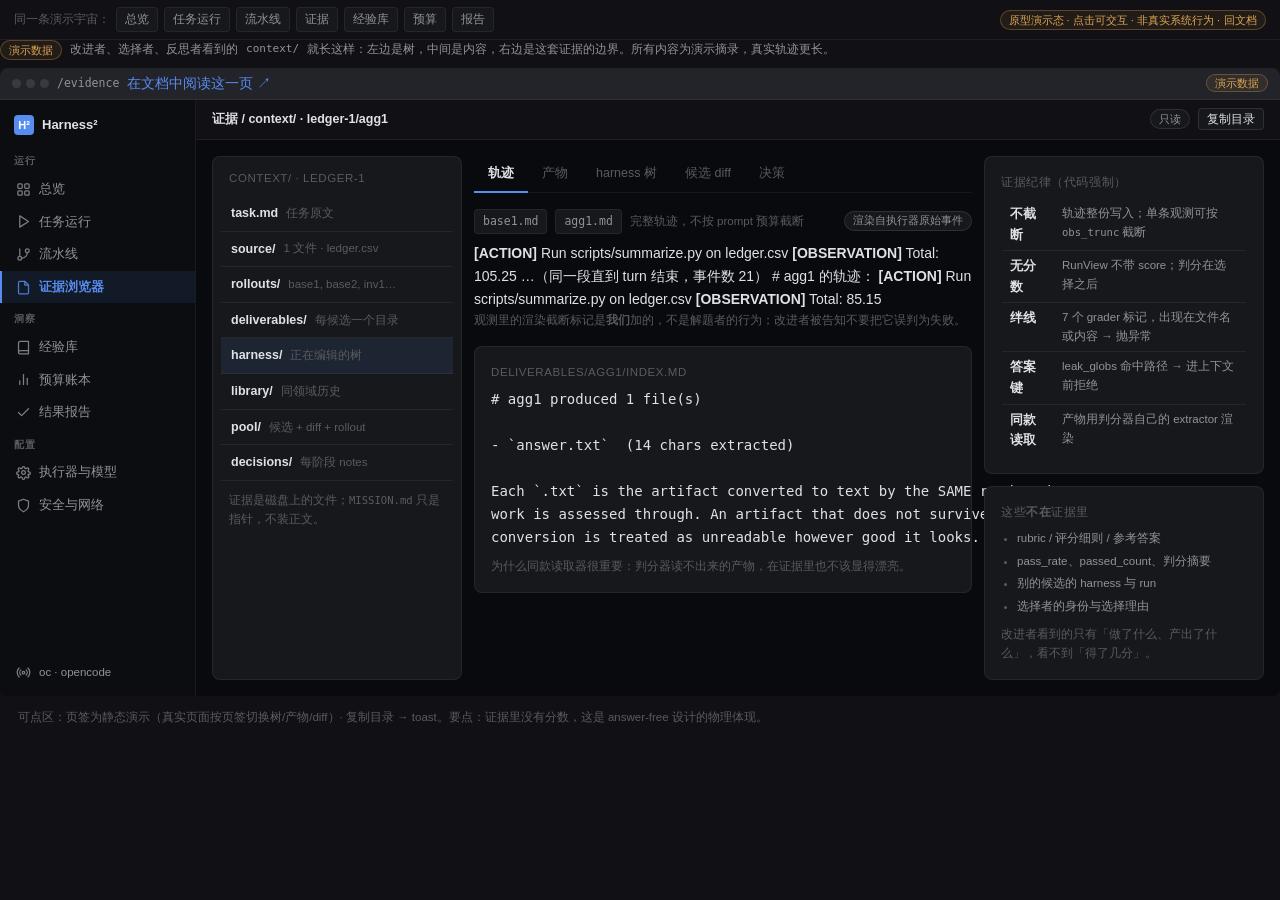
<file: docs/product-design/prototype/evidence.html>
<!doctype html><html lang="zh"><head><meta charset="utf-8">
<meta name="viewport" content="width=device-width,initial-scale=1">
<title>证据浏览器 · Harness² 原型</title>
<link rel="stylesheet" href="assets/base.css">
<script src="assets/sprite.js" defer></script><script src="assets/proto.js" defer></script>
<style>html,body{background:var(--bg-main);margin:0}.proto{margin:0;border:0;box-shadow:none}
.demo-badge{position:fixed;top:10px;right:14px;z-index:80}.nowrap{white-space:nowrap}
</style></head><body>
<span class="chip warn demo-badge">原型演示态 · 点击可交互 · 非真实系统行为 ·
<a href="../PRODUCT-DESIGN.html#p4" target="_top" style="color:inherit">回文档</a></span>
<div class="relbar"><span>同一条演示宇宙：</span>
<a class="pill" href="workbench.html" target="_self">总览</a>
<a class="pill" href="run.html" target="_self">任务运行</a>
<a class="pill" href="pipeline.html" target="_self">流水线</a>
<a class="pill" href="evidence.html" target="_self">证据</a>
<a class="pill" href="library.html" target="_self">经验库</a>
<a class="pill" href="ledger.html" target="_self">预算</a>
<a class="pill" href="report.html" target="_self">报告</a></div>
<p class="proto-note"><span class="chip warn">演示数据</span>改进者、选择者、反思者看到的 <span class='mono'>context/</span> 就长这样：左边是树，中间是内容，右边是这套证据的边界。所有内容为演示摘录，真实轨迹更长。</p>
<div class="proto">
  <div class="proto-bar"><span class="dots"><i></i><i></i><i></i></span>
    <span class="url">/evidence</span>
    <a class="open" href="../PRODUCT-DESIGN.html#p4" target="_top">在文档中阅读这一页 ↗</a>
    <span class="fake">演示数据</span></div>
  <div class="app"><aside class="app-side"><div class="app-brand"><i>H²</i><span>Harness²</span></div><div class="nav-grp">运行</div><a class="" href="workbench.html" target="_self"><svg class="icon"><use href="#i-grid"/></svg>总览</a><a class="" href="run.html" target="_self"><svg class="icon"><use href="#i-play"/></svg>任务运行</a><a class="" href="pipeline.html" target="_self"><svg class="icon"><use href="#i-branch"/></svg>流水线</a><a class="active" href="evidence.html" target="_self"><svg class="icon"><use href="#i-file"/></svg>证据浏览器</a><div class="nav-grp">洞察</div><a class="" href="library.html" target="_self"><svg class="icon"><use href="#i-book"/></svg>经验库</a><a class="" href="ledger.html" target="_self"><svg class="icon"><use href="#i-chart"/></svg>预算账本</a><a class="" href="report.html" target="_self"><svg class="icon"><use href="#i-check"/></svg>结果报告</a><div class="nav-grp">配置</div><a href="#" onclick="return false" data-toast="设置页不在本版原型范围（演示）"><svg class="icon"><use href="#i-gear"/></svg>执行器与模型</a><a href="#" onclick="return false" data-toast="设置页不在本版原型范围（演示）"><svg class="icon"><use href="#i-shield"/></svg>安全与网络</a><div class="spacer"></div><a href="#" onclick="return false" data-toast="环境：OpenCode substrate oc · Codex cx 可切换（演示）"><svg class="icon"><use href="#i-radio"/></svg><span class="tiny muted">oc · opencode</span></a></aside>
    <div class="app-main">
      <div class="app-top"><span class="crumb">证据 / context/ · ledger-1/agg1</span><span class="right" style="margin-left:auto;display:flex;gap:8px;align-items:center"><span class="chip">只读</span><button class="btn sm" data-toast="已复制证据目录路径（演示）">复制目录</button></span></div>
      <div class="app-body">
<div style="display:grid;grid-template-columns:250px minmax(0,1fr) 280px;gap:var(--s3)">
  <div class="panel" style="padding:var(--s2)">
    <p class="tiny dim" style="margin:4px 8px 8px;text-transform:uppercase;letter-spacing:.05em">context/ · ledger-1</p>
    <div class="tree">
      <div class="tree-row"><b>task.md</b><span class="tiny dim">任务原文</span></div>
      <div class="tree-row"><b>source/</b><span class="tiny dim">1 文件 · ledger.csv</span></div>
      <div class="tree-row"><b>rollouts/</b><span class="tiny dim">base1, base2, inv1…</span></div>
      <div class="tree-row"><b>deliverables/</b><span class="tiny dim">每候选一个目录</span></div>
      <div class="tree-row" style="background:var(--bg-selected)"><b>harness/</b><span class="tiny dim">正在编辑的树</span></div>
      <div class="tree-row"><b>library/</b><span class="tiny dim">同领域历史</span></div>
      <div class="tree-row"><b>pool/</b><span class="tiny dim">候选 + diff + rollout</span></div>
      <div class="tree-row"><b>decisions/</b><span class="tiny dim">每阶段 notes</span></div>
    </div>
    <p class="tiny dim" style="margin:10px 8px 4px">证据是磁盘上的文件；<span class="mono">MISSION.md</span> 只是指针，不装正文。</p>
  </div>

  <div>
    <div class="tabs">
      <span class="tab active">轨迹</span><span class="tab">产物</span><span class="tab">harness 树</span>
      <span class="tab">候选 diff</span><span class="tab">决策</span>
    </div>
    <div style="display:flex;gap:8px;align-items:center;margin-bottom:8px">
      <span class="pill mono">base1.md</span><span class="pill mono">agg1.md</span>
      <span class="tiny dim">完整轨迹，不按 prompt 预算截断</span>
      <span style="flex:1"></span><span class="chip mono">渲染自执行器原始事件</span>
    </div>
    <div class="code" style="margin-top:0"><b>[ACTION]</b> Run scripts/summarize.py on ledger.csv
<b>[OBSERVATION]</b> Total: 105.25
<span class="c">…（同一段直到 turn 结束，事件数 21）</span>

<span class="c"># agg1 的轨迹：</span>
<b>[ACTION]</b> Run scripts/summarize.py on ledger.csv
<b>[OBSERVATION]</b> Total: 85.15</div>
    <p class="tiny dim" style="margin:0 0 var(--s4)">观测里的渲染截断标记是<b>我们</b>加的，不是解题者的行为；改进者被告知不要把它误判为失败。</p>

    <div class="panel">
      <p class="tiny" style="margin:0 0 6px;text-transform:uppercase;letter-spacing:.05em;color:var(--text-muted)">deliverables/agg1/INDEX.md</p>
      <pre class="code" style="margin:0"># agg1 produced 1 file(s)

- `answer.txt`  (14 chars extracted)

Each `.txt` is the artifact converted to text by the SAME reader the
work is assessed through. An artifact that does not survive that
conversion is treated as unreadable however good it looks.</pre>
      <p class="tiny dim" style="margin:8px 0 0">为什么同款读取器很重要：判分器读不出来的产物，在证据里也不该显得漂亮。</p>
    </div>
  </div>

  <div>
    <div class="panel" style="margin-bottom:var(--s3)">
      <p class="tiny" style="margin:0 0 6px;text-transform:uppercase;letter-spacing:.05em;color:var(--text-muted)">证据纪律（代码强制）</p>
      <table class="tbl compact" style="margin:0"><tbody>
        <tr><td><b>不截断</b></td><td class="tiny">轨迹整份写入；单条观测可按 <span class="mono">obs_trunc</span> 截断</td></tr>
        <tr><td><b>无分数</b></td><td class="tiny">RunView 不带 score；判分在选择之后</td></tr>
        <tr><td><b>绊线</b></td><td class="tiny">7 个 grader 标记，出现在文件名或内容 → 抛异常</td></tr>
        <tr><td><b>答案键</b></td><td class="tiny">leak_globs 命中路径 → 进上下文前拒绝</td></tr>
        <tr><td><b>同款读取</b></td><td class="tiny">产物用判分器自己的 extractor 渲染</td></tr>
      </tbody></table>
    </div>
    <div class="panel">
      <p class="tiny" style="margin:0 0 6px;text-transform:uppercase;letter-spacing:.05em;color:var(--text-muted)">这些<b>不在</b>证据里</p>
      <ul class="tiny" style="margin:0;padding-left:16px;color:var(--text-secondary);line-height:1.8">
        <li>rubric / 评分细则 / 参考答案</li>
        <li>pass_rate、passed_count、判分摘要</li>
        <li>别的候选的 harness 与 run</li>
        <li>选择者的身份与选择理由</li>
      </ul>
      <p class="tiny dim" style="margin:8px 0 0">改进者看到的只有「做了什么、产出了什么」，看不到「得了几分」。</p>
    </div>
  </div>
</div>
</div>
    </div>
  </div>
</div>

<div class="drawer-mask" id="drawer-mask"></div><div class="modal-mask" id="modal-mask"></div><div id="toast"></div>
<p class="tiny dim" style="padding:12px 18px 20px">可点区：页签为静态演示（真实页面按页签切换树/产物/diff）· 复制目录 → toast。要点：证据里没有分数，这是 answer-free 设计的物理体现。</p>
</body></html>
</file>
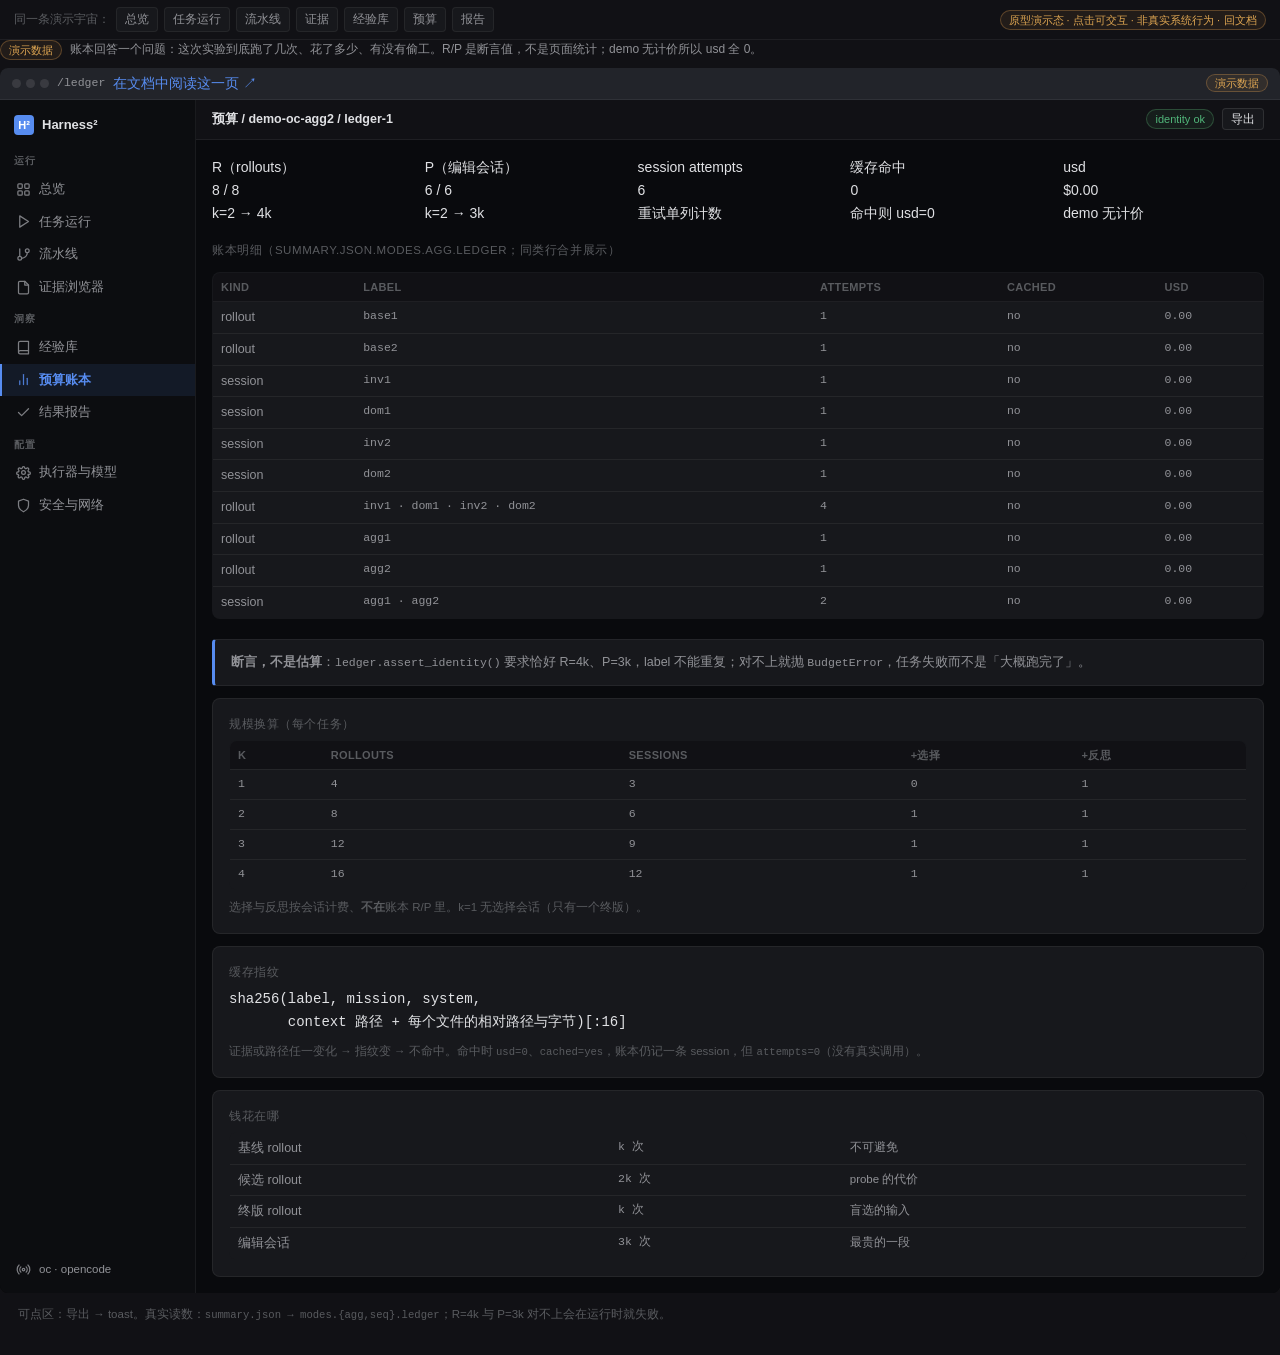
<file: docs/product-design/prototype/ledger.html>
<!doctype html><html lang="zh"><head><meta charset="utf-8">
<meta name="viewport" content="width=device-width,initial-scale=1">
<title>预算账本 · Harness² 原型</title>
<link rel="stylesheet" href="assets/base.css">
<script src="assets/sprite.js" defer></script><script src="assets/proto.js" defer></script>
<style>html,body{background:var(--bg-main);margin:0}.proto{margin:0;border:0;box-shadow:none}
.demo-badge{position:fixed;top:10px;right:14px;z-index:80}.nowrap{white-space:nowrap}
</style></head><body>
<span class="chip warn demo-badge">原型演示态 · 点击可交互 · 非真实系统行为 ·
<a href="../PRODUCT-DESIGN.html#p6" target="_top" style="color:inherit">回文档</a></span>
<div class="relbar"><span>同一条演示宇宙：</span>
<a class="pill" href="workbench.html" target="_self">总览</a>
<a class="pill" href="run.html" target="_self">任务运行</a>
<a class="pill" href="pipeline.html" target="_self">流水线</a>
<a class="pill" href="evidence.html" target="_self">证据</a>
<a class="pill" href="library.html" target="_self">经验库</a>
<a class="pill" href="ledger.html" target="_self">预算</a>
<a class="pill" href="report.html" target="_self">报告</a></div>
<p class="proto-note"><span class="chip warn">演示数据</span>账本回答一个问题：这次实验到底跑了几次、花了多少、有没有偷工。R/P 是断言值，不是页面统计；demo 无计价所以 usd 全 0。</p>
<div class="proto">
  <div class="proto-bar"><span class="dots"><i></i><i></i><i></i></span>
    <span class="url">/ledger</span>
    <a class="open" href="../PRODUCT-DESIGN.html#p6" target="_top">在文档中阅读这一页 ↗</a>
    <span class="fake">演示数据</span></div>
  <div class="app"><aside class="app-side"><div class="app-brand"><i>H²</i><span>Harness²</span></div><div class="nav-grp">运行</div><a class="" href="workbench.html" target="_self"><svg class="icon"><use href="#i-grid"/></svg>总览</a><a class="" href="run.html" target="_self"><svg class="icon"><use href="#i-play"/></svg>任务运行</a><a class="" href="pipeline.html" target="_self"><svg class="icon"><use href="#i-branch"/></svg>流水线</a><a class="" href="evidence.html" target="_self"><svg class="icon"><use href="#i-file"/></svg>证据浏览器</a><div class="nav-grp">洞察</div><a class="" href="library.html" target="_self"><svg class="icon"><use href="#i-book"/></svg>经验库</a><a class="active" href="ledger.html" target="_self"><svg class="icon"><use href="#i-chart"/></svg>预算账本</a><a class="" href="report.html" target="_self"><svg class="icon"><use href="#i-check"/></svg>结果报告</a><div class="nav-grp">配置</div><a href="#" onclick="return false" data-toast="设置页不在本版原型范围（演示）"><svg class="icon"><use href="#i-gear"/></svg>执行器与模型</a><a href="#" onclick="return false" data-toast="设置页不在本版原型范围（演示）"><svg class="icon"><use href="#i-shield"/></svg>安全与网络</a><div class="spacer"></div><a href="#" onclick="return false" data-toast="环境：OpenCode substrate oc · Codex cx 可切换（演示）"><svg class="icon"><use href="#i-radio"/></svg><span class="tiny muted">oc · opencode</span></a></aside>
    <div class="app-main">
      <div class="app-top"><span class="crumb">预算 / demo-oc-agg2 / ledger-1</span><span class="right" style="margin-left:auto;display:flex;gap:8px;align-items:center"><span class="chip ok">identity ok</span><button class="btn sm" data-toast="已导出 ledger.json（演示）">导出</button></span></div>
      <div class="app-body">
<div style="display:grid;grid-template-columns:repeat(5,minmax(0,1fr));gap:var(--s3);margin-bottom:var(--s4)">
<div class="kpi good"><div class="k">R（rollouts）</div><div class="v">8 / 8</div><div class="s">k=2 → 4k</div></div>
<div class="kpi good"><div class="k">P（编辑会话）</div><div class="v">6 / 6</div><div class="s">k=2 → 3k</div></div>
<div class="kpi "><div class="k">session attempts</div><div class="v">6</div><div class="s">重试单列计数</div></div>
<div class="kpi "><div class="k">缓存命中</div><div class="v">0</div><div class="s">命中则 usd=0</div></div>
<div class="kpi blue"><div class="k">usd</div><div class="v">$0.00</div><div class="s">demo 无计价</div></div>
</div>

<div class="two-col">
<div>
  <p class="tiny dim" style="margin:0 0 6px;text-transform:uppercase;letter-spacing:.05em">账本明细（summary.json.modes.agg.ledger；同类行合并展示）</p>
  <table class="tbl compact">
    <thead><tr><th>kind</th><th>label</th><th>attempts</th><th>cached</th><th>usd</th></tr></thead>
    <tbody>
      <tr><td>rollout</td><td class="mono">base1</td><td class="mono">1</td><td class="mono">no</td><td class="mono">0.00</td></tr>
      <tr><td>rollout</td><td class="mono">base2</td><td class="mono">1</td><td class="mono">no</td><td class="mono">0.00</td></tr>
      <tr><td>session</td><td class="mono">inv1</td><td class="mono">1</td><td class="mono">no</td><td class="mono">0.00</td></tr>
      <tr><td>session</td><td class="mono">dom1</td><td class="mono">1</td><td class="mono">no</td><td class="mono">0.00</td></tr>
      <tr><td>session</td><td class="mono">inv2</td><td class="mono">1</td><td class="mono">no</td><td class="mono">0.00</td></tr>
      <tr><td>session</td><td class="mono">dom2</td><td class="mono">1</td><td class="mono">no</td><td class="mono">0.00</td></tr>
      <tr><td>rollout</td><td class="mono">inv1 · dom1 · inv2 · dom2</td><td class="mono">4</td><td class="mono">no</td><td class="mono">0.00</td></tr>
      <tr><td>rollout</td><td class="mono">agg1</td><td class="mono">1</td><td class="mono">no</td><td class="mono">0.00</td></tr>
      <tr><td>rollout</td><td class="mono">agg2</td><td class="mono">1</td><td class="mono">no</td><td class="mono">0.00</td></tr>
      <tr><td>session</td><td class="mono">agg1 · agg2</td><td class="mono">2</td><td class="mono">no</td><td class="mono">0.00</td></tr>
    </tbody>
  </table>
  <div class="callout">
    <p><b>断言，不是估算</b>：<span class="mono">ledger.assert_identity()</span> 要求恰好 R=4k、P=3k，label 不能重复；对不上就抛 <span class="mono">BudgetError</span>，任务失败而不是「大概跑完了」。</p>
  </div>
</div>

<div>
  <div class="panel" style="margin-bottom:var(--s3)">
    <p class="tiny" style="margin:0 0 6px;text-transform:uppercase;letter-spacing:.05em;color:var(--text-muted)">规模换算（每个任务）</p>
    <table class="tbl compact" style="margin:0">
      <thead><tr><th>k</th><th>rollouts</th><th>sessions</th><th>+选择</th><th>+反思</th></tr></thead>
      <tbody>
        <tr><td class="mono">1</td><td class="mono">4</td><td class="mono">3</td><td class="mono">0</td><td class="mono">1</td></tr>
        <tr><td class="mono">2</td><td class="mono">8</td><td class="mono">6</td><td class="mono">1</td><td class="mono">1</td></tr>
        <tr><td class="mono">3</td><td class="mono">12</td><td class="mono">9</td><td class="mono">1</td><td class="mono">1</td></tr>
        <tr><td class="mono">4</td><td class="mono">16</td><td class="mono">12</td><td class="mono">1</td><td class="mono">1</td></tr>
      </tbody>
    </table>
    <p class="tiny dim" style="margin:8px 0 0">选择与反思按会话计费、<b>不在</b>账本 R/P 里。k=1 无选择会话（只有一个终版）。</p>
  </div>
  <div class="panel" style="margin-bottom:var(--s3)">
    <p class="tiny" style="margin:0 0 6px;text-transform:uppercase;letter-spacing:.05em;color:var(--text-muted)">缓存指纹</p>
    <pre class="code" style="margin:0">sha256(label, mission, system,
       context 路径 + 每个文件的相对路径与字节)[:16]</pre>
    <p class="tiny dim" style="margin:8px 0 0">证据或路径任一变化 → 指纹变 → 不命中。命中时 <span class="mono">usd=0</span>、<span class="mono">cached=yes</span>，账本仍记一条 session，但 <span class="mono">attempts=0</span>（没有真实调用）。</p>
  </div>
  <div class="panel">
    <p class="tiny" style="margin:0 0 6px;text-transform:uppercase;letter-spacing:.05em;color:var(--text-muted)">钱花在哪</p>
    <table class="tbl compact" style="margin:0"><tbody>
      <tr><td>基线 rollout</td><td class="mono">k 次</td><td class="tiny">不可避免</td></tr>
      <tr><td>候选 rollout</td><td class="mono">2k 次</td><td class="tiny">probe 的代价</td></tr>
      <tr><td>终版 rollout</td><td class="mono">k 次</td><td class="tiny">盲选的输入</td></tr>
      <tr><td>编辑会话</td><td class="mono">3k 次</td><td class="tiny">最贵的一段</td></tr>
    </tbody></table>
  </div>
</div>
</div>
</div>
    </div>
  </div>
</div>

<div class="drawer-mask" id="drawer-mask"></div><div class="modal-mask" id="modal-mask"></div><div id="toast"></div>
<p class="tiny dim" style="padding:12px 18px 20px">可点区：导出 → toast。真实读数：<span class='mono'>summary.json → modes.{agg,seq}.ledger</span>；R=4k 与 P=3k 对不上会在运行时就失败。</p>
</body></html>
</file>
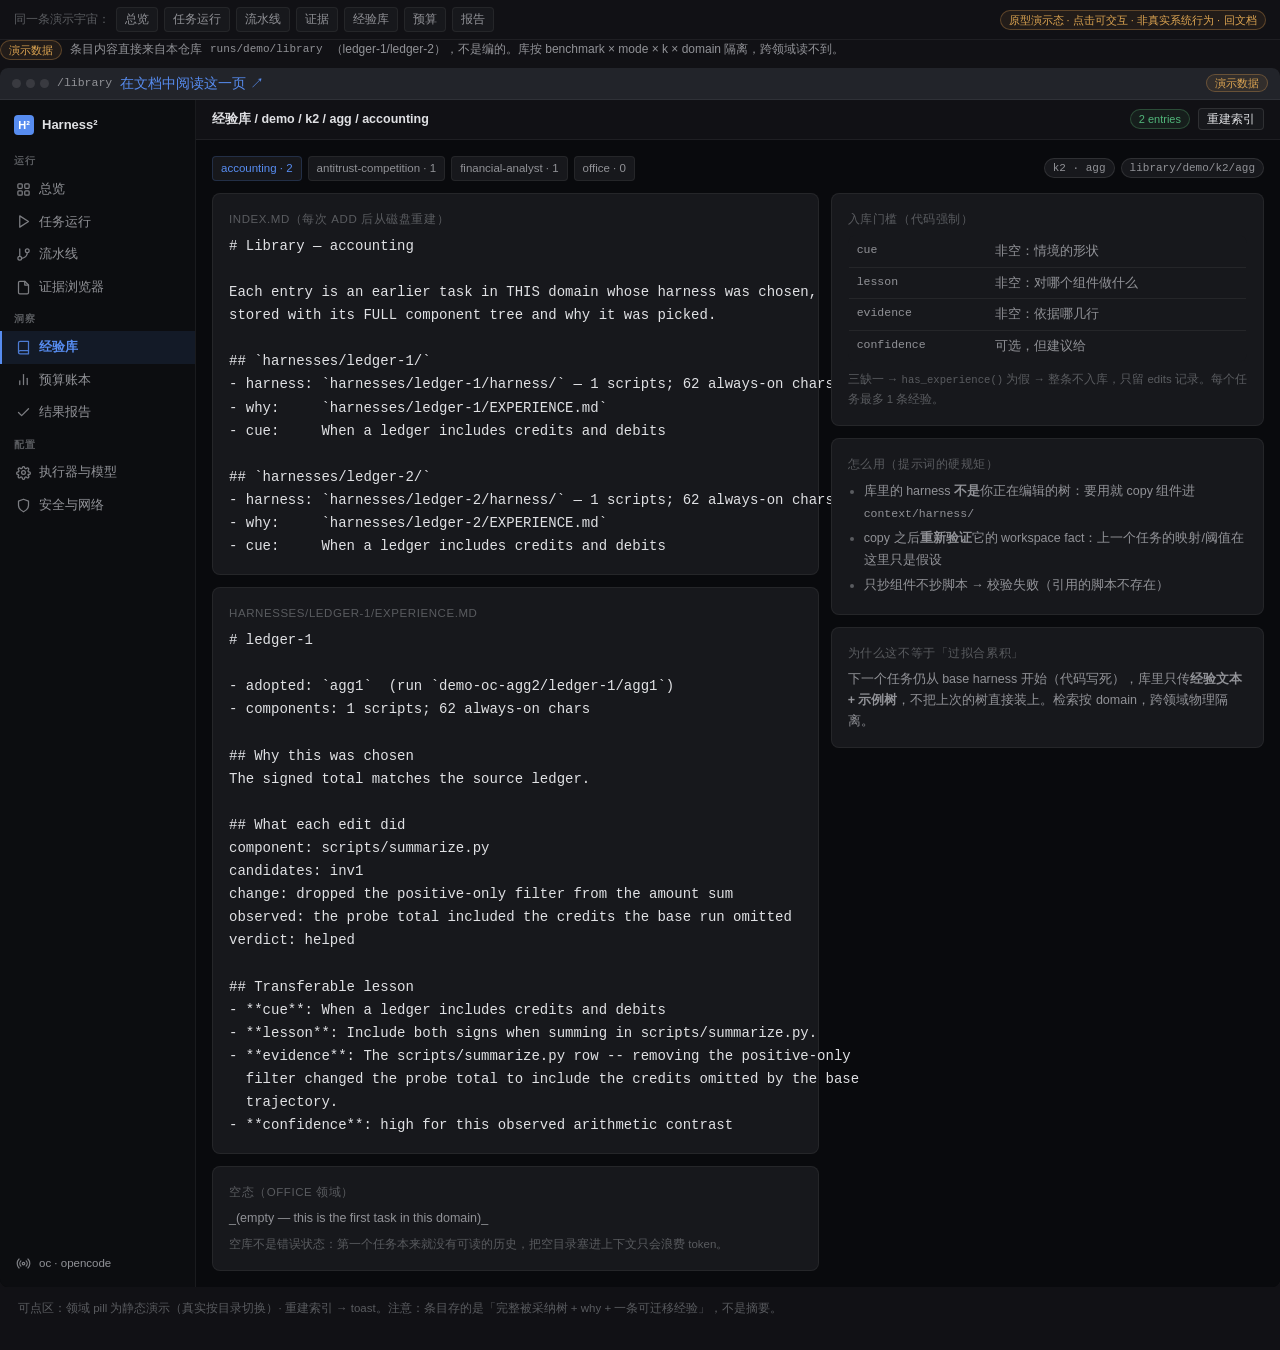
<file: docs/product-design/prototype/library.html>
<!doctype html><html lang="zh"><head><meta charset="utf-8">
<meta name="viewport" content="width=device-width,initial-scale=1">
<title>经验库 · Harness² 原型</title>
<link rel="stylesheet" href="assets/base.css">
<script src="assets/sprite.js" defer></script><script src="assets/proto.js" defer></script>
<style>html,body{background:var(--bg-main);margin:0}.proto{margin:0;border:0;box-shadow:none}
.demo-badge{position:fixed;top:10px;right:14px;z-index:80}.nowrap{white-space:nowrap}
</style></head><body>
<span class="chip warn demo-badge">原型演示态 · 点击可交互 · 非真实系统行为 ·
<a href="../PRODUCT-DESIGN.html#p5" target="_top" style="color:inherit">回文档</a></span>
<div class="relbar"><span>同一条演示宇宙：</span>
<a class="pill" href="workbench.html" target="_self">总览</a>
<a class="pill" href="run.html" target="_self">任务运行</a>
<a class="pill" href="pipeline.html" target="_self">流水线</a>
<a class="pill" href="evidence.html" target="_self">证据</a>
<a class="pill" href="library.html" target="_self">经验库</a>
<a class="pill" href="ledger.html" target="_self">预算</a>
<a class="pill" href="report.html" target="_self">报告</a></div>
<p class="proto-note"><span class="chip warn">演示数据</span>条目内容直接来自本仓库 <span class='mono'>runs/demo/library</span>（ledger-1/ledger-2），不是编的。库按 benchmark × mode × k × domain 隔离，跨领域读不到。</p>
<div class="proto">
  <div class="proto-bar"><span class="dots"><i></i><i></i><i></i></span>
    <span class="url">/library</span>
    <a class="open" href="../PRODUCT-DESIGN.html#p5" target="_top">在文档中阅读这一页 ↗</a>
    <span class="fake">演示数据</span></div>
  <div class="app"><aside class="app-side"><div class="app-brand"><i>H²</i><span>Harness²</span></div><div class="nav-grp">运行</div><a class="" href="workbench.html" target="_self"><svg class="icon"><use href="#i-grid"/></svg>总览</a><a class="" href="run.html" target="_self"><svg class="icon"><use href="#i-play"/></svg>任务运行</a><a class="" href="pipeline.html" target="_self"><svg class="icon"><use href="#i-branch"/></svg>流水线</a><a class="" href="evidence.html" target="_self"><svg class="icon"><use href="#i-file"/></svg>证据浏览器</a><div class="nav-grp">洞察</div><a class="active" href="library.html" target="_self"><svg class="icon"><use href="#i-book"/></svg>经验库</a><a class="" href="ledger.html" target="_self"><svg class="icon"><use href="#i-chart"/></svg>预算账本</a><a class="" href="report.html" target="_self"><svg class="icon"><use href="#i-check"/></svg>结果报告</a><div class="nav-grp">配置</div><a href="#" onclick="return false" data-toast="设置页不在本版原型范围（演示）"><svg class="icon"><use href="#i-gear"/></svg>执行器与模型</a><a href="#" onclick="return false" data-toast="设置页不在本版原型范围（演示）"><svg class="icon"><use href="#i-shield"/></svg>安全与网络</a><div class="spacer"></div><a href="#" onclick="return false" data-toast="环境：OpenCode substrate oc · Codex cx 可切换（演示）"><svg class="icon"><use href="#i-radio"/></svg><span class="tiny muted">oc · opencode</span></a></aside>
    <div class="app-main">
      <div class="app-top"><span class="crumb">经验库 / demo / k2 / agg / accounting</span><span class="right" style="margin-left:auto;display:flex;gap:8px;align-items:center"><span class="chip ok">2 entries</span><button class="btn sm" data-toast="已重建 INDEX.md（演示）">重建索引</button></span></div>
      <div class="app-body">
<div style="display:flex;gap:6px;align-items:center;margin-bottom:var(--s3);flex-wrap:wrap">
  <span class="pill" style="border-color:var(--blue-border);color:var(--blue)">accounting · 2</span>
  <span class="pill">antitrust-competition · 1</span>
  <span class="pill">financial-analyst · 1</span>
  <span class="pill">office · 0</span>
  <span style="flex:1"></span>
  <span class="chip mono">k2 · agg</span>
  <span class="chip mono">library/demo/k2/agg</span>
</div>

<div style="display:grid;grid-template-columns:minmax(0,1.4fr) minmax(0,1fr);gap:var(--s3)">
  <div>
    <div class="panel" style="margin-bottom:var(--s3)">
      <p class="tiny" style="margin:0 0 6px;text-transform:uppercase;letter-spacing:.05em;color:var(--text-muted)">INDEX.md（每次 add 后从磁盘重建）</p>
      <pre class="code" style="margin:0"># Library — accounting

Each entry is an earlier task in THIS domain whose harness was chosen,
stored with its FULL component tree and why it was picked.

## `harnesses/ledger-1/`
- harness: `harnesses/ledger-1/harness/` — 1 scripts; 62 always-on chars
- why:     `harnesses/ledger-1/EXPERIENCE.md`
- cue:     When a ledger includes credits and debits

## `harnesses/ledger-2/`
- harness: `harnesses/ledger-2/harness/` — 1 scripts; 62 always-on chars
- why:     `harnesses/ledger-2/EXPERIENCE.md`
- cue:     When a ledger includes credits and debits</pre>
    </div>

    <div class="panel" style="margin-bottom:var(--s3)">
      <p class="tiny" style="margin:0 0 6px;text-transform:uppercase;letter-spacing:.05em;color:var(--text-muted)">harnesses/ledger-1/EXPERIENCE.md</p>
      <pre class="code" style="margin:0"># ledger-1

- adopted: `agg1`  (run `demo-oc-agg2/ledger-1/agg1`)
- components: 1 scripts; 62 always-on chars

## Why this was chosen
The signed total matches the source ledger.

## What each edit did
component: scripts/summarize.py
candidates: inv1
change: dropped the positive-only filter from the amount sum
observed: the probe total included the credits the base run omitted
verdict: helped

## Transferable lesson
- **cue**: When a ledger includes credits and debits
- **lesson**: Include both signs when summing in scripts/summarize.py.
- **evidence**: The scripts/summarize.py row -- removing the positive-only
  filter changed the probe total to include the credits omitted by the base
  trajectory.
- **confidence**: high for this observed arithmetic contrast</pre>
    </div>

    <div class="panel">
      <p class="tiny" style="margin:0 0 6px;text-transform:uppercase;letter-spacing:.05em;color:var(--text-muted)">空态（office 领域）</p>
      <p class="small muted" style="margin:0">_(empty — this is the first task in this domain)_</p>
      <p class="tiny dim" style="margin:6px 0 0">空库不是错误状态：第一个任务本来就没有可读的历史，把空目录塞进上下文只会浪费 token。</p>
    </div>
  </div>

  <div>
    <div class="panel" style="margin-bottom:var(--s3)">
      <p class="tiny" style="margin:0 0 6px;text-transform:uppercase;letter-spacing:.05em;color:var(--text-muted)">入库门槛（代码强制）</p>
      <table class="tbl compact" style="margin:0"><tbody>
        <tr><td class="mono">cue</td><td>非空：情境的形状</td></tr>
        <tr><td class="mono">lesson</td><td>非空：对哪个组件做什么</td></tr>
        <tr><td class="mono">evidence</td><td>非空：依据哪几行</td></tr>
        <tr><td class="mono">confidence</td><td>可选，但建议给</td></tr>
      </tbody></table>
      <p class="tiny dim" style="margin:8px 0 0">三缺一 → <span class="mono">has_experience()</span> 为假 → 整条不入库，只留 edits 记录。每个任务最多 1 条经验。</p>
    </div>
    <div class="panel" style="margin-bottom:var(--s3)">
      <p class="tiny" style="margin:0 0 6px;text-transform:uppercase;letter-spacing:.05em;color:var(--text-muted)">怎么用（提示词的硬规矩）</p>
      <ul class="small" style="margin:0;padding-left:16px;color:var(--text-secondary);line-height:1.8">
        <li>库里的 harness <b>不是</b>你正在编辑的树：要用就 copy 组件进 <span class="mono">context/harness/</span></li>
        <li>copy 之后<b>重新验证</b>它的 workspace fact：上一个任务的映射/阈值在这里只是假设</li>
        <li>只抄组件不抄脚本 → 校验失败（引用的脚本不存在）</li>
      </ul>
    </div>
    <div class="panel">
      <p class="tiny" style="margin:0 0 6px;text-transform:uppercase;letter-spacing:.05em;color:var(--text-muted)">为什么这不等于「过拟合累积」</p>
      <p class="small" style="margin:0;color:var(--text-secondary)">下一个任务仍从 base harness 开始（代码写死），库里只传<b>经验文本 + 示例树</b>，不把上次的树直接装上。检索按 domain，跨领域物理隔离。</p>
    </div>
  </div>
</div>
</div>
    </div>
  </div>
</div>

<div class="drawer-mask" id="drawer-mask"></div><div class="modal-mask" id="modal-mask"></div><div id="toast"></div>
<p class="tiny dim" style="padding:12px 18px 20px">可点区：领域 pill 为静态演示（真实按目录切换）· 重建索引 → toast。注意：条目存的是「完整被采纳树 + why + 一条可迁移经验」，不是摘要。</p>
</body></html>
</file>
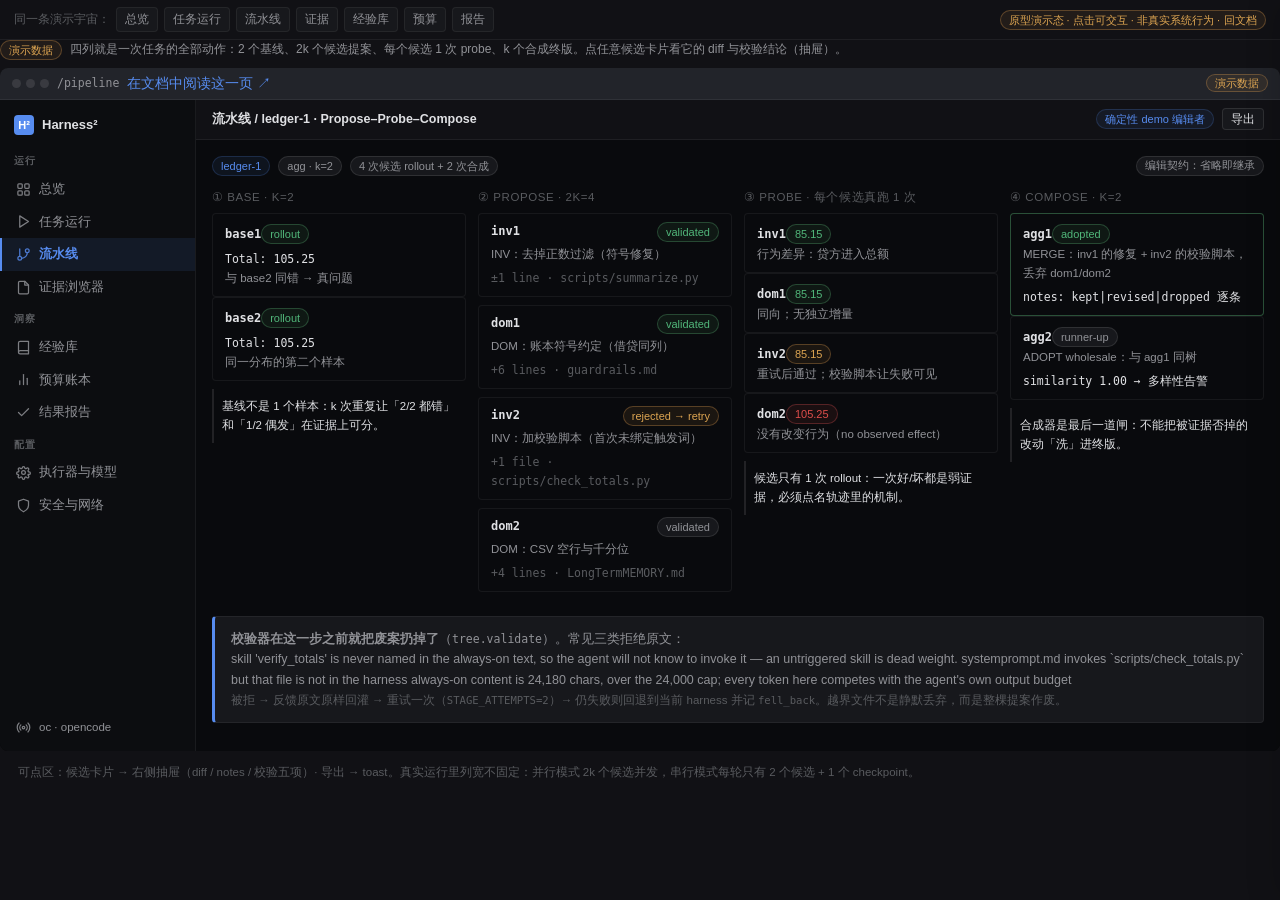
<file: docs/product-design/prototype/pipeline.html>
<!doctype html><html lang="zh"><head><meta charset="utf-8">
<meta name="viewport" content="width=device-width,initial-scale=1">
<title>流水线 · Harness² 原型</title>
<link rel="stylesheet" href="assets/base.css">
<script src="assets/sprite.js" defer></script><script src="assets/proto.js" defer></script>
<style>html,body{background:var(--bg-main);margin:0}.proto{margin:0;border:0;box-shadow:none}
.demo-badge{position:fixed;top:10px;right:14px;z-index:80}.nowrap{white-space:nowrap}
</style></head><body>
<span class="chip warn demo-badge">原型演示态 · 点击可交互 · 非真实系统行为 ·
<a href="../PRODUCT-DESIGN.html#p3" target="_top" style="color:inherit">回文档</a></span>
<div class="relbar"><span>同一条演示宇宙：</span>
<a class="pill" href="workbench.html" target="_self">总览</a>
<a class="pill" href="run.html" target="_self">任务运行</a>
<a class="pill" href="pipeline.html" target="_self">流水线</a>
<a class="pill" href="evidence.html" target="_self">证据</a>
<a class="pill" href="library.html" target="_self">经验库</a>
<a class="pill" href="ledger.html" target="_self">预算</a>
<a class="pill" href="report.html" target="_self">报告</a></div>
<p class="proto-note"><span class="chip warn">演示数据</span>四列就是一次任务的全部动作：2 个基线、2k 个候选提案、每个候选 1 次 probe、k 个合成终版。点任意候选卡片看它的 diff 与校验结论（抽屉）。</p>
<div class="proto">
  <div class="proto-bar"><span class="dots"><i></i><i></i><i></i></span>
    <span class="url">/pipeline</span>
    <a class="open" href="../PRODUCT-DESIGN.html#p3" target="_top">在文档中阅读这一页 ↗</a>
    <span class="fake">演示数据</span></div>
  <div class="app"><aside class="app-side"><div class="app-brand"><i>H²</i><span>Harness²</span></div><div class="nav-grp">运行</div><a class="" href="workbench.html" target="_self"><svg class="icon"><use href="#i-grid"/></svg>总览</a><a class="" href="run.html" target="_self"><svg class="icon"><use href="#i-play"/></svg>任务运行</a><a class="active" href="pipeline.html" target="_self"><svg class="icon"><use href="#i-branch"/></svg>流水线</a><a class="" href="evidence.html" target="_self"><svg class="icon"><use href="#i-file"/></svg>证据浏览器</a><div class="nav-grp">洞察</div><a class="" href="library.html" target="_self"><svg class="icon"><use href="#i-book"/></svg>经验库</a><a class="" href="ledger.html" target="_self"><svg class="icon"><use href="#i-chart"/></svg>预算账本</a><a class="" href="report.html" target="_self"><svg class="icon"><use href="#i-check"/></svg>结果报告</a><div class="nav-grp">配置</div><a href="#" onclick="return false" data-toast="设置页不在本版原型范围（演示）"><svg class="icon"><use href="#i-gear"/></svg>执行器与模型</a><a href="#" onclick="return false" data-toast="设置页不在本版原型范围（演示）"><svg class="icon"><use href="#i-shield"/></svg>安全与网络</a><div class="spacer"></div><a href="#" onclick="return false" data-toast="环境：OpenCode substrate oc · Codex cx 可切换（演示）"><svg class="icon"><use href="#i-radio"/></svg><span class="tiny muted">oc · opencode</span></a></aside>
    <div class="app-main">
      <div class="app-top"><span class="crumb">流水线 / ledger-1 · Propose–Probe–Compose</span><span class="right" style="margin-left:auto;display:flex;gap:8px;align-items:center"><span class="chip info">确定性 demo 编辑者</span><button class="btn sm" data-toast="已导出 pipeline.json（演示）">导出</button></span></div>
      <div class="app-body">
<div style="display:flex;gap:8px;align-items:center;margin-bottom:var(--s3)">
  <span class="chip info">ledger-1</span> <span class="chip ">agg · k=2</span> <span class="chip ">4 次候选 rollout + 2 次合成</span>
  <span style="flex:1"></span>
  <span class="chip mono">编辑契约：省略即继承</span>
</div>

<div style="display:grid;grid-template-columns:repeat(4,minmax(0,1fr));gap:var(--s3)">
  <div>
    <p class="tiny dim" style="margin:0 0 6px;text-transform:uppercase;letter-spacing:.05em">① Base · k=2</p>
    <div class="layer"><b class="mono" style="font-size:12px">base1</b><span class="chip ok">rollout</span>
      <div class="tiny mono" style="margin-top:5px">Total: 105.25</div>
      <div class="tiny muted">与 base2 同错 → 真问题</div></div>
    <div class="layer"><b class="mono" style="font-size:12px">base2</b><span class="chip ok">rollout</span>
      <div class="tiny mono" style="margin-top:5px">Total: 105.25</div>
      <div class="tiny muted">同一分布的第二个样本</div></div>
    <div class="note tiny" style="margin-top:8px;padding:8px;border-left:2px solid var(--border-strong)">
      基线不是 1 个样本：k 次重复让「2/2 都错」和「1/2 偶发」在证据上可分。</div>
  </div>

  <div>
    <p class="tiny dim" style="margin:0 0 6px;text-transform:uppercase;letter-spacing:.05em">② Propose · 2k=4</p>
    <div class="layer" style="margin-bottom:8px;cursor:pointer" data-drawer="dw-cand"><div style="display:flex;justify-content:space-between;align-items:center"><b class="mono" style="font-size:12px">inv1</b><span class="chip ok">validated</span></div><div class="tiny muted" style="margin-top:3px">INV：去掉正数过滤（符号修复）</div><div class="tiny mono" style="margin-top:5px;color:var(--text-muted)">±1 line · scripts/summarize.py</div></div>
    <div class="layer" style="margin-bottom:8px;cursor:pointer" data-drawer="dw-cand"><div style="display:flex;justify-content:space-between;align-items:center"><b class="mono" style="font-size:12px">dom1</b><span class="chip ok">validated</span></div><div class="tiny muted" style="margin-top:3px">DOM：账本符号约定（借贷同列）</div><div class="tiny mono" style="margin-top:5px;color:var(--text-muted)">+6 lines · guardrails.md</div></div>
    <div class="layer" style="margin-bottom:8px;cursor:pointer" data-drawer="dw-cand"><div style="display:flex;justify-content:space-between;align-items:center"><b class="mono" style="font-size:12px">inv2</b><span class="chip warn">rejected → retry</span></div><div class="tiny muted" style="margin-top:3px">INV：加校验脚本（首次未绑定触发词）</div><div class="tiny mono" style="margin-top:5px;color:var(--text-muted)">+1 file · scripts/check_totals.py</div></div>
    <div class="layer" style="margin-bottom:8px;cursor:pointer" data-drawer="dw-cand"><div style="display:flex;justify-content:space-between;align-items:center"><b class="mono" style="font-size:12px">dom2</b><span class="chip ">validated</span></div><div class="tiny muted" style="margin-top:3px">DOM：CSV 空行与千分位</div><div class="tiny mono" style="margin-top:5px;color:var(--text-muted)">+4 lines · LongTermMEMORY.md</div></div>
  </div>

  <div>
    <p class="tiny dim" style="margin:0 0 6px;text-transform:uppercase;letter-spacing:.05em">③ Probe · 每个候选真跑 1 次</p>
    <div class="layer"><b class="mono" style="font-size:12px">inv1</b><span class="chip ok">85.15</span>
      <div class="tiny muted">行为差异：贷方进入总额</div></div>
    <div class="layer"><b class="mono" style="font-size:12px">dom1</b><span class="chip ok">85.15</span>
      <div class="tiny muted">同向；无独立增量</div></div>
    <div class="layer"><b class="mono" style="font-size:12px">inv2</b><span class="chip warn">85.15</span>
      <div class="tiny muted">重试后通过；校验脚本让失败可见</div></div>
    <div class="layer"><b class="mono" style="font-size:12px">dom2</b><span class="chip bad">105.25</span>
      <div class="tiny muted">没有改变行为（no observed effect）</div></div>
    <div class="note tiny" style="margin-top:8px;padding:8px;border-left:2px solid var(--border-strong)">
      候选只有 1 次 rollout：一次好/坏都是弱证据，必须点名轨迹里的机制。</div>
  </div>

  <div>
    <p class="tiny dim" style="margin:0 0 6px;text-transform:uppercase;letter-spacing:.05em">④ Compose · k=2</p>
    <div class="layer" style="border-color:rgba(92,184,120,.4)"><b class="mono" style="font-size:12px">agg1</b><span class="chip ok">adopted</span>
      <div class="tiny muted">MERGE：inv1 的修复 + inv2 的校验脚本，丢弃 dom1/dom2</div>
      <div class="tiny mono" style="margin-top:5px">notes: kept|revised|dropped 逐条</div></div>
    <div class="layer"><b class="mono" style="font-size:12px">agg2</b><span class="chip ">runner-up</span>
      <div class="tiny muted">ADOPT wholesale：与 agg1 同树</div>
      <div class="tiny mono" style="margin-top:5px">similarity 1.00 → 多样性告警</div></div>
    <div class="note tiny" style="margin-top:8px;padding:8px;border-left:2px solid var(--border-strong)">
      合成器是最后一道闸：不能把被证据否掉的改动「洗」进终版。</div>
  </div>
</div>

<div class="callout" style="margin-top:var(--s4)">
  <p><b>校验器在这一步之前就把废案扔掉了</b>（<span class="mono">tree.validate</span>）。常见三类拒绝原文：</p>
  <div class="code"><span class="r">skill 'verify_totals' is never named in the always-on text, so the agent will
not know to invoke it — an untriggered skill is dead weight.</span>
<span class="r">systemprompt.md invokes `scripts/check_totals.py` but that file is not in the harness</span>
<span class="r">always-on content is 24,180 chars, over the 24,000 cap; every token here
competes with the agent's own output budget</span></div>
  <p class="tiny dim">被拒 → 反馈原文原样回灌 → 重试一次（<span class="mono">STAGE_ATTEMPTS=2</span>）→ 仍失败则回退到当前 harness 并记 <span class="mono">fell_back</span>。越界文件不是静默丢弃，而是整棵提案作废。</p>
</div>
</div>
    </div>
  </div>
</div>

<div class="drawer" id="dw-cand">
  <div style="display:flex;align-items:center;gap:8px;margin-bottom:var(--s3)">
    <b>候选 inv1</b><span class="chip ok">validated</span>
    <span style="margin-left:auto"><button class="btn sm" data-close>关闭</button></span>
  </div>
  <p class="tiny dim" style="margin:0 0 8px">证据：base1/base2 的轨迹 + 产物 + 当前 harness。提案只输出改动文件。</p>
  <pre class="code" style="margin:0 0 var(--s3)">--- current/scripts/summarize.py
+++ inv1/scripts/summarize.py
@@ -4,4 +4,4 @@
 with open(sys.argv[1]) as source:
     amounts = [Decimal(row['amount']) for row in csv.DictReader(source)]
-total = sum((amount for amount in amounts if amount &gt; 0), Decimal(0))
+total = sum((amount for amount in amounts), Decimal(0))
 print(f'Total: {total:.2f}')</pre>
  <p class="tiny dim" style="margin:0 0 4px">notes（进 decisions/，供合成器与反思读）</p>
  <pre class="code" style="margin:0 0 var(--s3)">&lt;notes&gt;Keep signed amounts: the base total omitted
credits in the source ledger.&lt;/notes&gt;</pre>
  <p class="tiny dim" style="margin:0 0 4px">校验结论</p>
  <table class="tbl compact"><tbody>
    <tr><td>路径白名单</td><td><span class="chip ok">pass</span></td></tr>
    <tr><td>Python 编译</td><td><span class="chip ok">pass</span></td></tr>
    <tr><td>脚本引用存在</td><td><span class="chip ok">pass</span></td></tr>
    <tr><td>always-on 预算</td><td><span class="chip ok">62 chars / 24,000</span></td></tr>
    <tr><td>grader 标记</td><td><span class="chip ok">none</span></td></tr>
  </tbody></table>
</div>

<div class="drawer-mask" id="drawer-mask"></div><div class="modal-mask" id="modal-mask"></div><div id="toast"></div>
<p class="tiny dim" style="padding:12px 18px 20px">可点区：候选卡片 → 右侧抽屉（diff / notes / 校验五项）· 导出 → toast。真实运行里列宽不固定：并行模式 2k 个候选并发，串行模式每轮只有 2 个候选 + 1 个 checkpoint。</p>
</body></html>
</file>
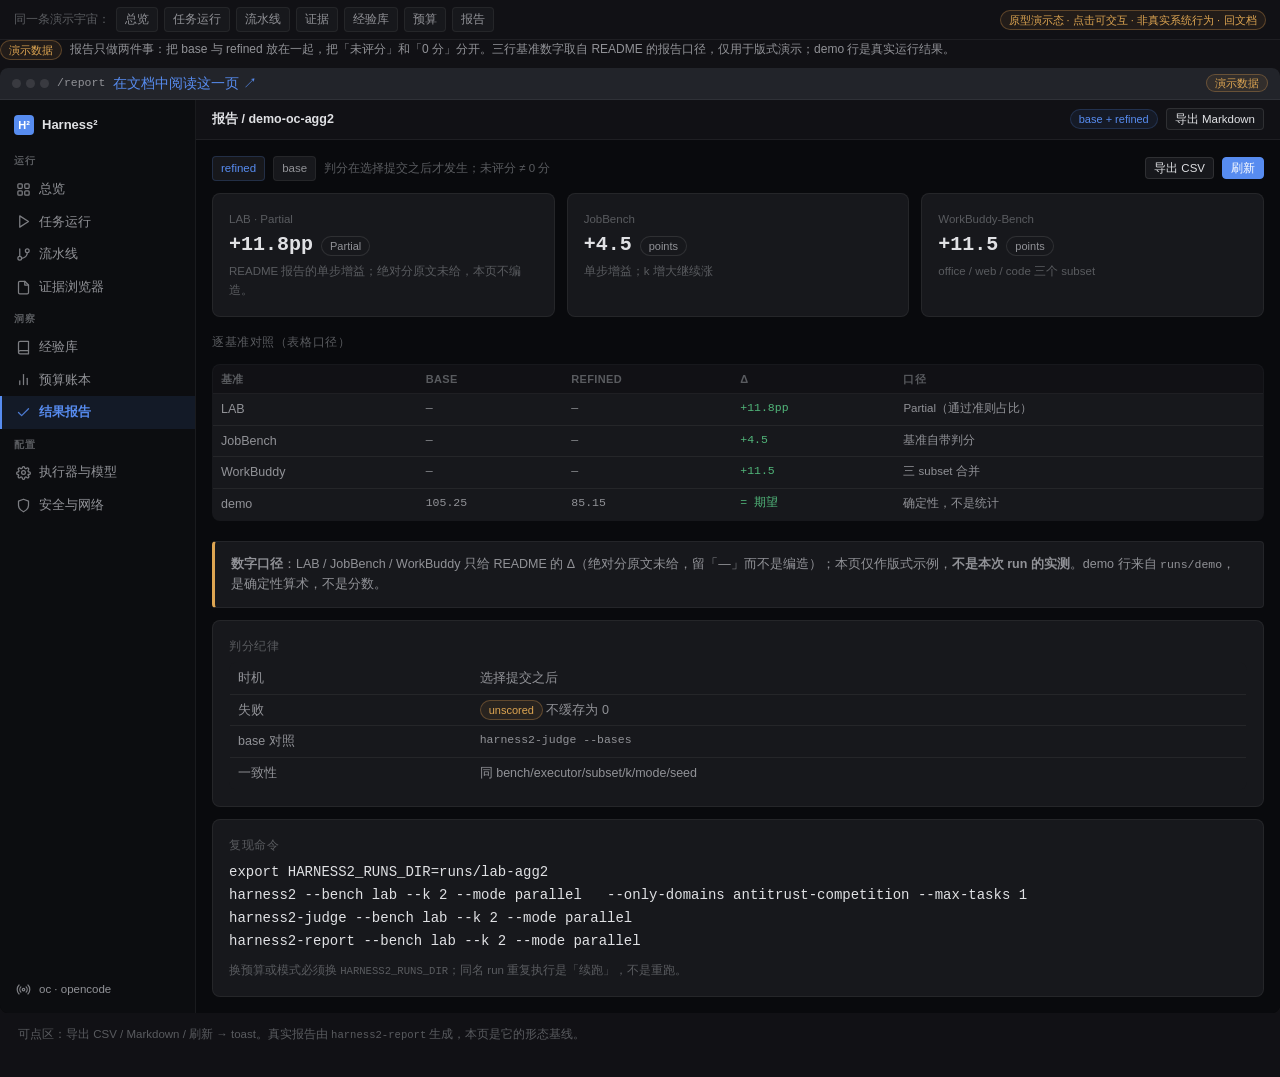
<file: docs/product-design/prototype/report.html>
<!doctype html><html lang="zh"><head><meta charset="utf-8">
<meta name="viewport" content="width=device-width,initial-scale=1">
<title>结果报告 · Harness² 原型</title>
<link rel="stylesheet" href="assets/base.css">
<script src="assets/sprite.js" defer></script><script src="assets/proto.js" defer></script>
<style>html,body{background:var(--bg-main);margin:0}.proto{margin:0;border:0;box-shadow:none}
.demo-badge{position:fixed;top:10px;right:14px;z-index:80}.nowrap{white-space:nowrap}
</style></head><body>
<span class="chip warn demo-badge">原型演示态 · 点击可交互 · 非真实系统行为 ·
<a href="../PRODUCT-DESIGN.html#p7" target="_top" style="color:inherit">回文档</a></span>
<div class="relbar"><span>同一条演示宇宙：</span>
<a class="pill" href="workbench.html" target="_self">总览</a>
<a class="pill" href="run.html" target="_self">任务运行</a>
<a class="pill" href="pipeline.html" target="_self">流水线</a>
<a class="pill" href="evidence.html" target="_self">证据</a>
<a class="pill" href="library.html" target="_self">经验库</a>
<a class="pill" href="ledger.html" target="_self">预算</a>
<a class="pill" href="report.html" target="_self">报告</a></div>
<p class="proto-note"><span class="chip warn">演示数据</span>报告只做两件事：把 base 与 refined 放在一起，把「未评分」和「0 分」分开。三行基准数字取自 README 的报告口径，仅用于版式演示；demo 行是真实运行结果。</p>
<div class="proto">
  <div class="proto-bar"><span class="dots"><i></i><i></i><i></i></span>
    <span class="url">/report</span>
    <a class="open" href="../PRODUCT-DESIGN.html#p7" target="_top">在文档中阅读这一页 ↗</a>
    <span class="fake">演示数据</span></div>
  <div class="app"><aside class="app-side"><div class="app-brand"><i>H²</i><span>Harness²</span></div><div class="nav-grp">运行</div><a class="" href="workbench.html" target="_self"><svg class="icon"><use href="#i-grid"/></svg>总览</a><a class="" href="run.html" target="_self"><svg class="icon"><use href="#i-play"/></svg>任务运行</a><a class="" href="pipeline.html" target="_self"><svg class="icon"><use href="#i-branch"/></svg>流水线</a><a class="" href="evidence.html" target="_self"><svg class="icon"><use href="#i-file"/></svg>证据浏览器</a><div class="nav-grp">洞察</div><a class="" href="library.html" target="_self"><svg class="icon"><use href="#i-book"/></svg>经验库</a><a class="" href="ledger.html" target="_self"><svg class="icon"><use href="#i-chart"/></svg>预算账本</a><a class="active" href="report.html" target="_self"><svg class="icon"><use href="#i-check"/></svg>结果报告</a><div class="nav-grp">配置</div><a href="#" onclick="return false" data-toast="设置页不在本版原型范围（演示）"><svg class="icon"><use href="#i-gear"/></svg>执行器与模型</a><a href="#" onclick="return false" data-toast="设置页不在本版原型范围（演示）"><svg class="icon"><use href="#i-shield"/></svg>安全与网络</a><div class="spacer"></div><a href="#" onclick="return false" data-toast="环境：OpenCode substrate oc · Codex cx 可切换（演示）"><svg class="icon"><use href="#i-radio"/></svg><span class="tiny muted">oc · opencode</span></a></aside>
    <div class="app-main">
      <div class="app-top"><span class="crumb">报告 / demo-oc-agg2</span><span class="right" style="margin-left:auto;display:flex;gap:8px;align-items:center"><span class="chip info">base + refined</span><button class="btn sm" data-toast="已导出 Markdown（演示）">导出 Markdown</button></span></div>
      <div class="app-body">
<div style="display:flex;gap:8px;align-items:center;margin-bottom:var(--s3)">
  <span class="pill" style="border-color:var(--blue-border);color:var(--blue)">refined</span>
  <span class="pill">base</span>
  <span class="tiny dim">判分在选择提交之后才发生；未评分 ≠ 0 分</span>
  <span style="flex:1"></span>
  <button class="btn sm" data-toast="已导出 CSV（演示）">导出 CSV</button>
  <button class="btn sm primary" data-toast="报告已刷新（演示）">刷新</button>
</div>

<div style="display:grid;grid-template-columns:repeat(3,minmax(0,1fr));gap:var(--s3);margin-bottom:var(--s4)">
  <div class="panel">
    <p class="tiny" style="margin:0 0 4px;color:var(--text-muted)">LAB · Partial</p>
    <div style="display:flex;align-items:baseline;gap:8px"><span class="stat-value" style="font-size:20px">+11.8pp</span><span class="chip ">Partial</span></div>
    <p class="tiny dim" style="margin:6px 0 0">README 报告的单步增益；绝对分原文未给，本页不编造。</p>
  </div>
  <div class="panel">
    <p class="tiny" style="margin:0 0 4px;color:var(--text-muted)">JobBench</p>
    <div style="display:flex;align-items:baseline;gap:8px"><span class="stat-value" style="font-size:20px">+4.5</span><span class="chip ">points</span></div>
    <p class="tiny dim" style="margin:6px 0 0">单步增益；k 增大继续涨</p>
  </div>
  <div class="panel">
    <p class="tiny" style="margin:0 0 4px;color:var(--text-muted)">WorkBuddy-Bench</p>
    <div style="display:flex;align-items:baseline;gap:8px"><span class="stat-value" style="font-size:20px">+11.5</span><span class="chip ">points</span></div>
    <p class="tiny dim" style="margin:6px 0 0">office / web / code 三个 subset</p>
  </div>
</div>

<div class="two-col">
<div>
  <p class="tiny dim" style="margin:0 0 6px;text-transform:uppercase;letter-spacing:.05em">逐基准对照（表格口径）</p>
  <table class="tbl compact">
    <thead><tr><th>基准</th><th>base</th><th>refined</th><th>Δ</th><th>口径</th></tr></thead>
    <tbody>
      <tr><td>LAB</td><td class="mono dim">—</td><td class="mono dim">—</td><td class="mono" style="color:var(--green)">+11.8pp</td><td class="tiny">Partial（通过准则占比）</td></tr>
      <tr><td>JobBench</td><td class="mono dim">—</td><td class="mono dim">—</td><td class="mono" style="color:var(--green)">+4.5</td><td class="tiny">基准自带判分</td></tr>
      <tr><td>WorkBuddy</td><td class="mono dim">—</td><td class="mono dim">—</td><td class="mono" style="color:var(--green)">+11.5</td><td class="tiny">三 subset 合并</td></tr>
      <tr><td class="dim">demo</td><td class="mono">105.25</td><td class="mono">85.15</td><td class="mono" style="color:var(--green)">= 期望</td><td class="tiny">确定性，不是统计</td></tr>
    </tbody>
  </table>
  <div class="callout warn">
    <p><b>数字口径</b>：LAB / JobBench / WorkBuddy 只给 README 的 Δ（绝对分原文未给，留「—」而不是编造）；本页仅作版式示例，<b>不是本次 run 的实测</b>。demo 行来自 <span class="mono">runs/demo</span>，是确定性算术，不是分数。</p>
  </div>
</div>

<div>
  <div class="panel" style="margin-bottom:var(--s3)">
    <p class="tiny" style="margin:0 0 6px;text-transform:uppercase;letter-spacing:.05em;color:var(--text-muted)">判分纪律</p>
    <table class="tbl compact" style="margin:0"><tbody>
      <tr><td>时机</td><td>选择提交之后</td></tr>
      <tr><td>失败</td><td><span class="chip warn">unscored</span> 不缓存为 0</td></tr>
      <tr><td>base 对照</td><td class="mono">harness2-judge --bases</td></tr>
      <tr><td>一致性</td><td>同 bench/executor/subset/k/mode/seed</td></tr>
    </tbody></table>
  </div>
  <div class="panel">
    <p class="tiny" style="margin:0 0 6px;text-transform:uppercase;letter-spacing:.05em;color:var(--text-muted)">复现命令</p>
    <pre class="code" style="margin:0">export HARNESS2_RUNS_DIR=runs/lab-agg2
harness2 --bench lab --k 2 --mode parallel   --only-domains antitrust-competition --max-tasks 1
harness2-judge --bench lab --k 2 --mode parallel
harness2-report --bench lab --k 2 --mode parallel</pre>
    <p class="tiny dim" style="margin:8px 0 0">换预算或模式必须换 <span class="mono">HARNESS2_RUNS_DIR</span>；同名 run 重复执行是「续跑」，不是重跑。</p>
  </div>
</div>
</div>
</div>
    </div>
  </div>
</div>

<div class="drawer-mask" id="drawer-mask"></div><div class="modal-mask" id="modal-mask"></div><div id="toast"></div>
<p class="tiny dim" style="padding:12px 18px 20px">可点区：导出 CSV / Markdown / 刷新 → toast。真实报告由 <span class='mono'>harness2-report</span> 生成，本页是它的形态基线。</p>
</body></html>
</file>
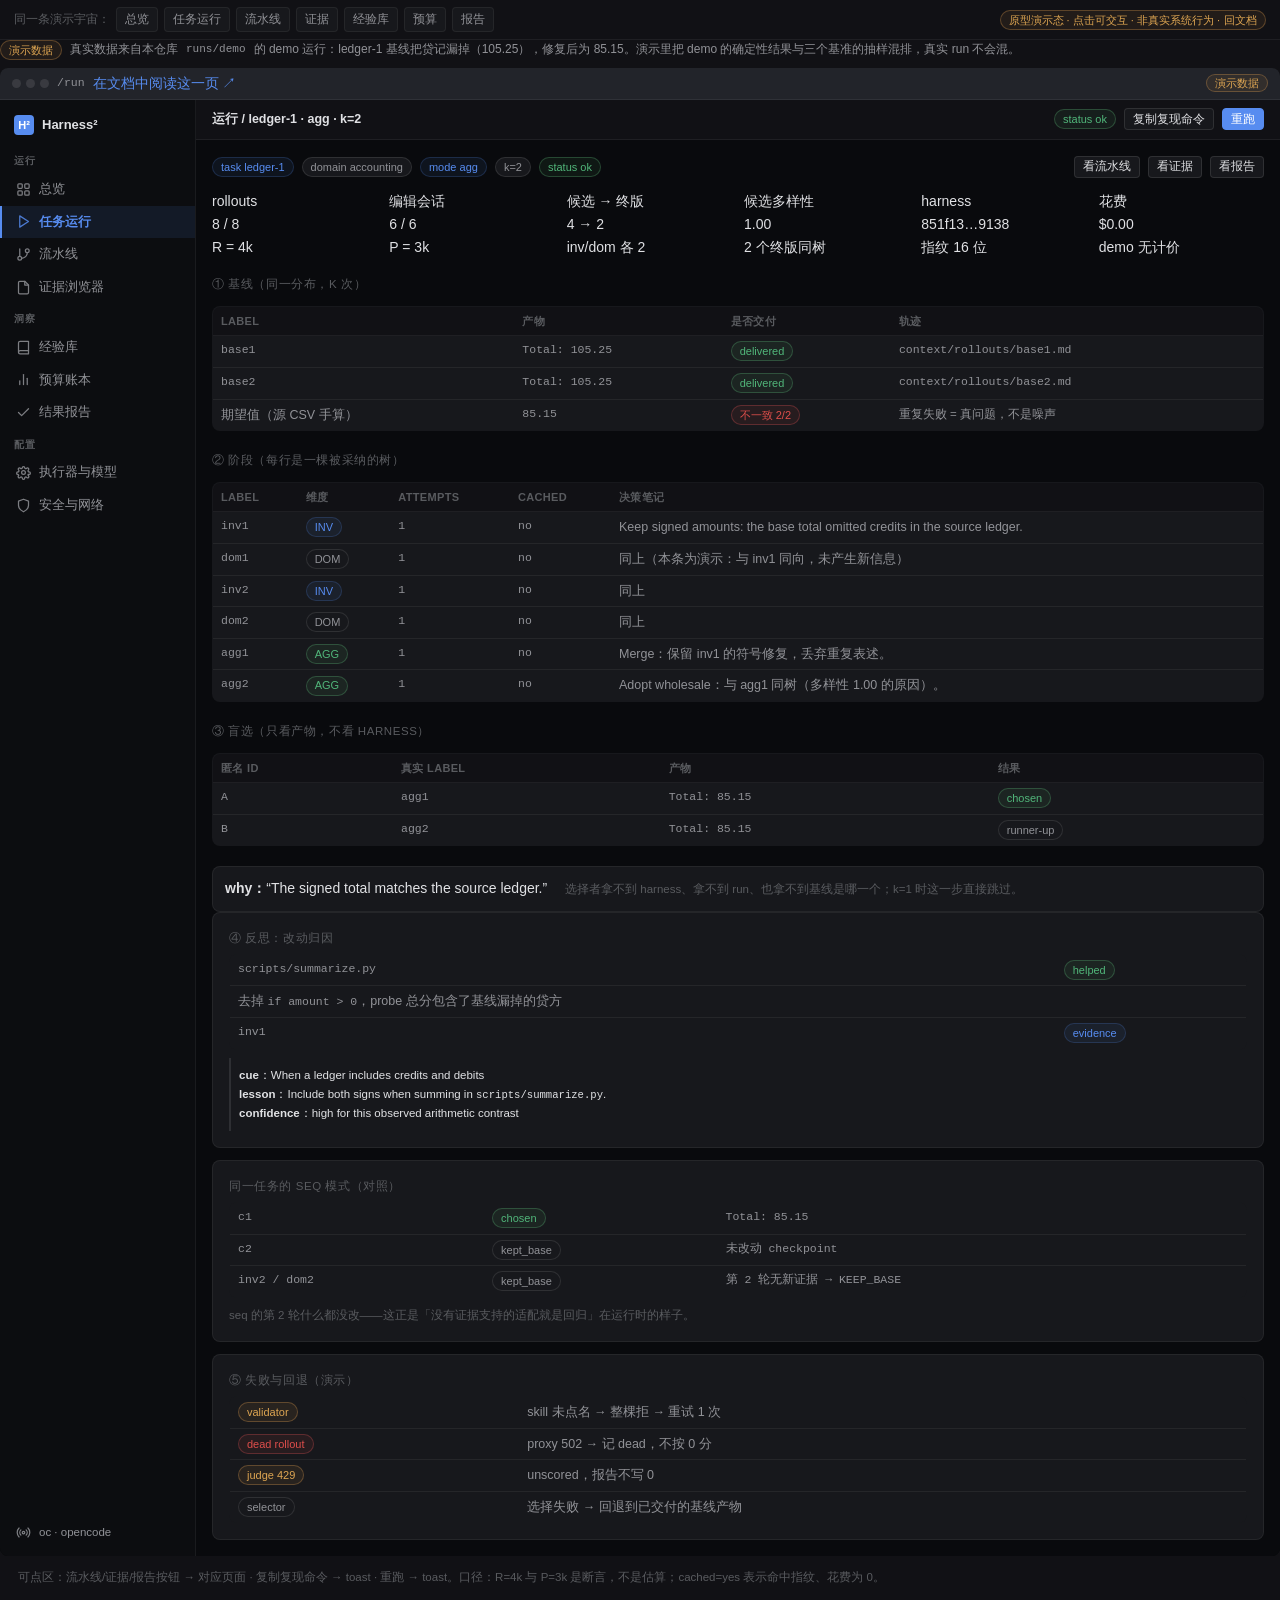
<file: docs/product-design/prototype/run.html>
<!doctype html><html lang="zh"><head><meta charset="utf-8">
<meta name="viewport" content="width=device-width,initial-scale=1">
<title>任务运行 · Harness² 原型</title>
<link rel="stylesheet" href="assets/base.css">
<script src="assets/sprite.js" defer></script><script src="assets/proto.js" defer></script>
<style>html,body{background:var(--bg-main);margin:0}.proto{margin:0;border:0;box-shadow:none}
.demo-badge{position:fixed;top:10px;right:14px;z-index:80}.nowrap{white-space:nowrap}
</style></head><body>
<span class="chip warn demo-badge">原型演示态 · 点击可交互 · 非真实系统行为 ·
<a href="../PRODUCT-DESIGN.html#p2" target="_top" style="color:inherit">回文档</a></span>
<div class="relbar"><span>同一条演示宇宙：</span>
<a class="pill" href="workbench.html" target="_self">总览</a>
<a class="pill" href="run.html" target="_self">任务运行</a>
<a class="pill" href="pipeline.html" target="_self">流水线</a>
<a class="pill" href="evidence.html" target="_self">证据</a>
<a class="pill" href="library.html" target="_self">经验库</a>
<a class="pill" href="ledger.html" target="_self">预算</a>
<a class="pill" href="report.html" target="_self">报告</a></div>
<p class="proto-note"><span class="chip warn">演示数据</span>真实数据来自本仓库 <span class='mono'>runs/demo</span> 的 demo 运行：ledger-1 基线把贷记漏掉（105.25），修复后为 85.15。演示里把 demo 的确定性结果与三个基准的抽样混排，真实 run 不会混。</p>
<div class="proto">
  <div class="proto-bar"><span class="dots"><i></i><i></i><i></i></span>
    <span class="url">/run</span>
    <a class="open" href="../PRODUCT-DESIGN.html#p2" target="_top">在文档中阅读这一页 ↗</a>
    <span class="fake">演示数据</span></div>
  <div class="app"><aside class="app-side"><div class="app-brand"><i>H²</i><span>Harness²</span></div><div class="nav-grp">运行</div><a class="" href="workbench.html" target="_self"><svg class="icon"><use href="#i-grid"/></svg>总览</a><a class="active" href="run.html" target="_self"><svg class="icon"><use href="#i-play"/></svg>任务运行</a><a class="" href="pipeline.html" target="_self"><svg class="icon"><use href="#i-branch"/></svg>流水线</a><a class="" href="evidence.html" target="_self"><svg class="icon"><use href="#i-file"/></svg>证据浏览器</a><div class="nav-grp">洞察</div><a class="" href="library.html" target="_self"><svg class="icon"><use href="#i-book"/></svg>经验库</a><a class="" href="ledger.html" target="_self"><svg class="icon"><use href="#i-chart"/></svg>预算账本</a><a class="" href="report.html" target="_self"><svg class="icon"><use href="#i-check"/></svg>结果报告</a><div class="nav-grp">配置</div><a href="#" onclick="return false" data-toast="设置页不在本版原型范围（演示）"><svg class="icon"><use href="#i-gear"/></svg>执行器与模型</a><a href="#" onclick="return false" data-toast="设置页不在本版原型范围（演示）"><svg class="icon"><use href="#i-shield"/></svg>安全与网络</a><div class="spacer"></div><a href="#" onclick="return false" data-toast="环境：OpenCode substrate oc · Codex cx 可切换（演示）"><svg class="icon"><use href="#i-radio"/></svg><span class="tiny muted">oc · opencode</span></a></aside>
    <div class="app-main">
      <div class="app-top"><span class="crumb">运行 / ledger-1 · agg · k=2</span><span class="right" style="margin-left:auto;display:flex;gap:8px;align-items:center"><span class="chip ok">status ok</span><button class="btn sm" data-toast="已复制复现命令（演示）">复制复现命令</button><button class="btn sm primary" data-toast="重跑会复用缓存指纹，不重复计费（演示）">重跑</button></span></div>
      <div class="app-body">
<div style="display:flex;gap:8px;align-items:center;margin-bottom:var(--s3)">
  <span class="chip info">task ledger-1</span> <span class="chip ">domain accounting</span> <span class="chip info">mode agg</span>
  <span class="chip ">k=2</span> <span class="chip ok">status ok</span>
  <span style="flex:1"></span>
  <a class="btn sm" href="pipeline.html" target="_self">看流水线</a>
  <a class="btn sm" href="evidence.html" target="_self">看证据</a>
  <a class="btn sm" href="report.html" target="_self">看报告</a>
</div>

<div style="display:grid;grid-template-columns:repeat(6,minmax(0,1fr));gap:var(--s3);margin-bottom:var(--s4)">
<div class="kpi good"><div class="k">rollouts</div><div class="v">8 / 8</div><div class="s">R = 4k</div></div>
<div class="kpi good"><div class="k">编辑会话</div><div class="v">6 / 6</div><div class="s">P = 3k</div></div>
<div class="kpi "><div class="k">候选 → 终版</div><div class="v">4 → 2</div><div class="s">inv/dom 各 2</div></div>
<div class="kpi warn"><div class="k">候选多样性</div><div class="v">1.00</div><div class="s">2 个终版同树</div></div>
<div class="kpi "><div class="k">harness</div><div class="v">851f13…9138</div><div class="s">指纹 16 位</div></div>
<div class="kpi "><div class="k">花费</div><div class="v">$0.00</div><div class="s">demo 无计价</div></div>
</div>

<div class="two-col" style="grid-template-columns:minmax(0,1.5fr) minmax(0,1fr)">
<div>
  <p class="tiny dim" style="margin:0 0 6px;text-transform:uppercase;letter-spacing:.05em">① 基线（同一分布，k 次）</p>
  <table class="tbl compact">
    <thead><tr><th>label</th><th>产物</th><th>是否交付</th><th>轨迹</th></tr></thead>
    <tbody>
      <tr><td class="mono">base1</td><td class="mono">Total: 105.25</td><td><span class="chip ok">delivered</span></td>
          <td class="mono tiny">context/rollouts/base1.md</td></tr>
      <tr><td class="mono">base2</td><td class="mono">Total: 105.25</td><td><span class="chip ok">delivered</span></td>
          <td class="mono tiny">context/rollouts/base2.md</td></tr>
      <tr><td class="dim">期望值（源 CSV 手算）</td><td class="mono">85.15</td>
          <td><span class="chip bad">不一致 2/2</span></td><td class="tiny dim">重复失败 = 真问题，不是噪声</td></tr>
    </tbody>
  </table>

  <p class="tiny dim" style="margin:var(--s4) 0 6px;text-transform:uppercase;letter-spacing:.05em">② 阶段（每行是一棵被采纳的树）</p>
  <table class="tbl compact">
    <thead><tr><th>label</th><th>维度</th><th>attempts</th><th>cached</th><th>决策笔记</th></tr></thead>
    <tbody>
      <tr><td class="mono">inv1</td><td><span class="chip info">INV</span></td><td class="mono">1</td><td class="mono">no</td>
          <td class="small">Keep signed amounts: the base total omitted credits in the source ledger.</td></tr>
      <tr><td class="mono">dom1</td><td><span class="chip ">DOM</span></td><td class="mono">1</td><td class="mono">no</td>
          <td class="small">同上（本条为演示：与 inv1 同向，未产生新信息）</td></tr>
      <tr><td class="mono">inv2</td><td><span class="chip info">INV</span></td><td class="mono">1</td><td class="mono">no</td>
          <td class="small">同上</td></tr>
      <tr><td class="mono">dom2</td><td><span class="chip ">DOM</span></td><td class="mono">1</td><td class="mono">no</td>
          <td class="small">同上</td></tr>
      <tr><td class="mono">agg1</td><td><span class="chip ok">AGG</span></td><td class="mono">1</td><td class="mono">no</td>
          <td class="small">Merge：保留 inv1 的符号修复，丢弃重复表述。</td></tr>
      <tr><td class="mono">agg2</td><td><span class="chip ok">AGG</span></td><td class="mono">1</td><td class="mono">no</td>
          <td class="small">Adopt wholesale：与 agg1 同树（多样性 1.00 的原因）。</td></tr>
    </tbody>
  </table>

  <p class="tiny dim" style="margin:var(--s4) 0 6px;text-transform:uppercase;letter-spacing:.05em">③ 盲选（只看产物，不看 harness）</p>
  <table class="tbl compact">
    <thead><tr><th>匿名 id</th><th>真实 label</th><th>产物</th><th>结果</th></tr></thead>
    <tbody>
      <tr><td class="mono">A</td><td class="mono">agg1</td><td class="mono">Total: 85.15</td><td><span class="chip ok">chosen</span></td></tr>
      <tr><td class="mono">B</td><td class="mono">agg2</td><td class="mono">Total: 85.15</td><td><span class="chip ">runner-up</span></td></tr>
    </tbody>
  </table>
  <div class="note" style="padding:10px 12px;border:1px solid var(--border);border-radius:8px;background:var(--bg-card)">
    <b>why：</b>“The signed total matches the source ledger.”　
    <span class="tiny dim">选择者拿不到 harness、拿不到 run、也拿不到基线是哪一个；k=1 时这一步直接跳过。</span>
  </div>
</div>

<div>
  <div class="panel" style="margin-bottom:var(--s3)">
    <p class="tiny" style="margin:0 0 6px;text-transform:uppercase;letter-spacing:.05em;color:var(--text-muted)">④ 反思：改动归因</p>
    <table class="tbl compact" style="margin:0">
      <tbody>
        <tr><td class="mono">scripts/summarize.py</td><td><span class="chip ok">helped</span></td></tr>
        <tr><td class="small">去掉 <span class="mono">if amount &gt; 0</span>，probe 总分包含了基线漏掉的贷方</td><td></td></tr>
        <tr><td class="mono">inv1</td><td><span class="chip info">evidence</span></td></tr>
      </tbody></table>
    <div class="note tiny" style="margin-top:8px;padding:8px;border-left:2px solid var(--border-strong)">
      <b>cue</b>：When a ledger includes credits and debits<br>
      <b>lesson</b>：Include both signs when summing in <span class="mono">scripts/summarize.py</span>.<br>
      <b>confidence</b>：high for this observed arithmetic contrast
    </div>
  </div>

  <div class="panel" style="margin-bottom:var(--s3)">
    <p class="tiny" style="margin:0 0 6px;text-transform:uppercase;letter-spacing:.05em;color:var(--text-muted)">同一任务的 seq 模式（对照）</p>
    <table class="tbl compact" style="margin:0"><tbody>
      <tr><td class="mono">c1</td><td><span class="chip ok">chosen</span></td><td class="mono tiny">Total: 85.15</td></tr>
      <tr><td class="mono">c2</td><td><span class="chip ">kept_base</span></td><td class="mono tiny">未改动 checkpoint</td></tr>
      <tr><td class="mono">inv2 / dom2</td><td><span class="chip ">kept_base</span></td><td class="mono tiny">第 2 轮无新证据 → KEEP_BASE</td></tr>
    </tbody></table>
    <p class="tiny dim" style="margin:8px 0 0">seq 的第 2 轮什么都没改——这正是「没有证据支持的适配就是回归」在运行时的样子。</p>
  </div>

  <div class="panel">
    <p class="tiny" style="margin:0 0 6px;text-transform:uppercase;letter-spacing:.05em;color:var(--text-muted)">⑤ 失败与回退（演示）</p>
    <table class="tbl compact" style="margin:0"><tbody>
      <tr><td><span class="chip warn">validator</span></td><td class="small">skill 未点名 → 整棵拒 → 重试 1 次</td></tr>
      <tr><td><span class="chip bad">dead rollout</span></td><td class="small">proxy 502 → 记 dead，不按 0 分</td></tr>
      <tr><td><span class="chip warn">judge 429</span></td><td class="small">unscored，报告不写 0</td></tr>
      <tr><td><span class="chip ">selector</span></td><td class="small">选择失败 → 回退到已交付的基线产物</td></tr>
    </tbody></table>
  </div>
</div>
</div>
</div>
    </div>
  </div>
</div>

<div class="drawer-mask" id="drawer-mask"></div><div class="modal-mask" id="modal-mask"></div><div id="toast"></div>
<p class="tiny dim" style="padding:12px 18px 20px">可点区：流水线/证据/报告按钮 → 对应页面 · 复制复现命令 → toast · 重跑 → toast。口径：R=4k 与 P=3k 是断言，不是估算；cached=yes 表示命中指纹、花费为 0。</p>
</body></html>
</file>
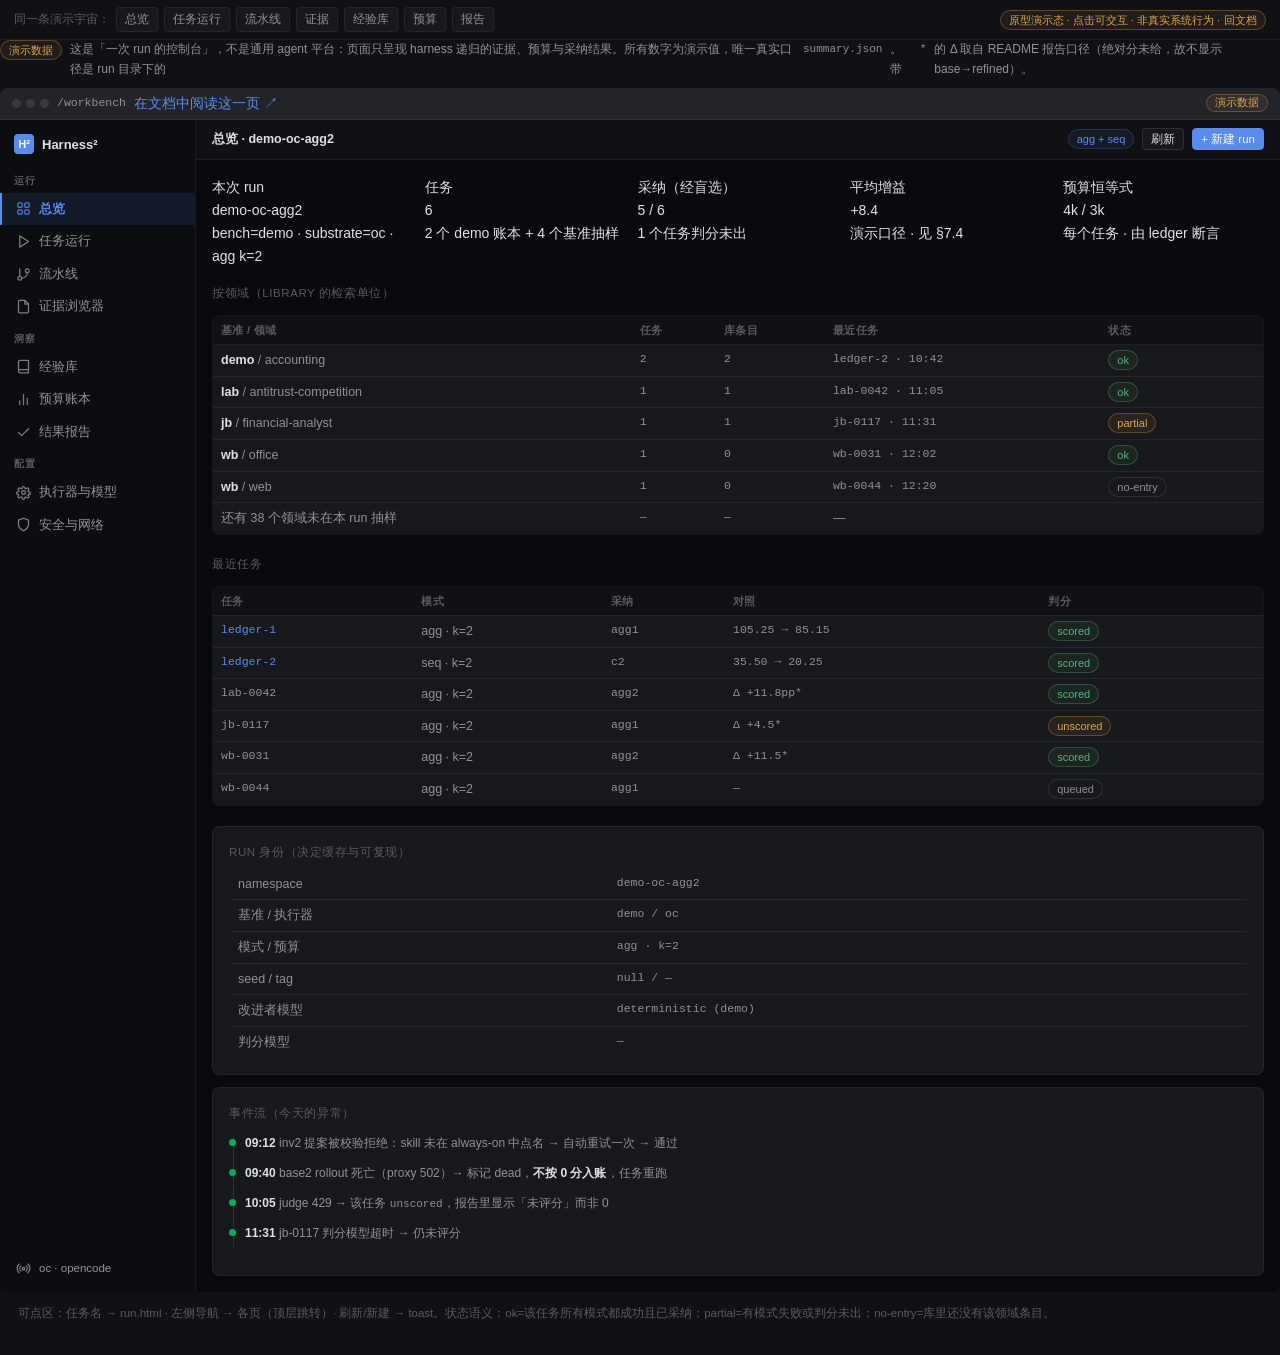
<file: docs/product-design/prototype/workbench.html>
<!doctype html><html lang="zh"><head><meta charset="utf-8">
<meta name="viewport" content="width=device-width,initial-scale=1">
<title>总览 · Harness² 原型</title>
<link rel="stylesheet" href="assets/base.css">
<script src="assets/sprite.js" defer></script><script src="assets/proto.js" defer></script>
<style>html,body{background:var(--bg-main);margin:0}.proto{margin:0;border:0;box-shadow:none}
.demo-badge{position:fixed;top:10px;right:14px;z-index:80}.nowrap{white-space:nowrap}
</style></head><body>
<span class="chip warn demo-badge">原型演示态 · 点击可交互 · 非真实系统行为 ·
<a href="../PRODUCT-DESIGN.html#p1" target="_top" style="color:inherit">回文档</a></span>
<div class="relbar"><span>同一条演示宇宙：</span>
<a class="pill" href="workbench.html" target="_self">总览</a>
<a class="pill" href="run.html" target="_self">任务运行</a>
<a class="pill" href="pipeline.html" target="_self">流水线</a>
<a class="pill" href="evidence.html" target="_self">证据</a>
<a class="pill" href="library.html" target="_self">经验库</a>
<a class="pill" href="ledger.html" target="_self">预算</a>
<a class="pill" href="report.html" target="_self">报告</a></div>
<p class="proto-note"><span class="chip warn">演示数据</span>这是「一次 run 的控制台」，不是通用 agent 平台：页面只呈现 harness 递归的证据、预算与采纳结果。所有数字为演示值，唯一真实口径是 run 目录下的 <span class='mono'>summary.json</span>。带 <span class='mono'>*</span> 的 Δ 取自 README 报告口径（绝对分未给，故不显示 base→refined）。</p>
<div class="proto">
  <div class="proto-bar"><span class="dots"><i></i><i></i><i></i></span>
    <span class="url">/workbench</span>
    <a class="open" href="../PRODUCT-DESIGN.html#p1" target="_top">在文档中阅读这一页 ↗</a>
    <span class="fake">演示数据</span></div>
  <div class="app"><aside class="app-side"><div class="app-brand"><i>H²</i><span>Harness²</span></div><div class="nav-grp">运行</div><a class="active" href="workbench.html" target="_self"><svg class="icon"><use href="#i-grid"/></svg>总览</a><a class="" href="run.html" target="_self"><svg class="icon"><use href="#i-play"/></svg>任务运行</a><a class="" href="pipeline.html" target="_self"><svg class="icon"><use href="#i-branch"/></svg>流水线</a><a class="" href="evidence.html" target="_self"><svg class="icon"><use href="#i-file"/></svg>证据浏览器</a><div class="nav-grp">洞察</div><a class="" href="library.html" target="_self"><svg class="icon"><use href="#i-book"/></svg>经验库</a><a class="" href="ledger.html" target="_self"><svg class="icon"><use href="#i-chart"/></svg>预算账本</a><a class="" href="report.html" target="_self"><svg class="icon"><use href="#i-check"/></svg>结果报告</a><div class="nav-grp">配置</div><a href="#" onclick="return false" data-toast="设置页不在本版原型范围（演示）"><svg class="icon"><use href="#i-gear"/></svg>执行器与模型</a><a href="#" onclick="return false" data-toast="设置页不在本版原型范围（演示）"><svg class="icon"><use href="#i-shield"/></svg>安全与网络</a><div class="spacer"></div><a href="#" onclick="return false" data-toast="环境：OpenCode substrate oc · Codex cx 可切换（演示）"><svg class="icon"><use href="#i-radio"/></svg><span class="tiny muted">oc · opencode</span></a></aside>
    <div class="app-main">
      <div class="app-top"><span class="crumb">总览 · demo-oc-agg2</span><span class="right" style="margin-left:auto;display:flex;gap:8px;align-items:center"><span class="chip info">agg + seq</span><button class="btn sm" data-toast="已刷新（演示）">刷新</button><button class="btn sm primary" data-toast="新建 run 表单不在本版原型范围（演示）">+ 新建 run</button></span></div>
      <div class="app-body">
<div style="display:grid;grid-template-columns:repeat(5,minmax(0,1fr));gap:var(--s3);margin-bottom:var(--s4)">
<div class="kpi "><div class="k">本次 run</div><div class="v">demo-oc-agg2</div><div class="s">bench=demo · substrate=oc · agg k=2</div></div>
<div class="kpi "><div class="k">任务</div><div class="v">6</div><div class="s">2 个 demo 账本 + 4 个基准抽样</div></div>
<div class="kpi good"><div class="k">采纳（经盲选）</div><div class="v">5 / 6</div><div class="s">1 个任务判分未出</div></div>
<div class="kpi blue"><div class="k">平均增益</div><div class="v">+8.4</div><div class="s">演示口径 · 见 §7.4</div></div>
<div class="kpi warn"><div class="k">预算恒等式</div><div class="v">4k / 3k</div><div class="s">每个任务 · 由 ledger 断言</div></div>
</div>

<div class="two-col" style="grid-template-columns:minmax(0,1.55fr) minmax(0,1fr)">
  <div>
    <p class="tiny dim" style="margin:0 0 6px;letter-spacing:.05em;text-transform:uppercase">按领域（library 的检索单位）</p>
    <table class="tbl compact">
      <thead><tr><th>基准 / 领域</th><th>任务</th><th>库条目</th><th>最近任务</th><th>状态</th></tr></thead>
      <tbody>
        <tr><td><b>demo</b> / accounting</td><td class="mono">2</td><td class="mono">2</td>
            <td class="mono">ledger-2 · 10:42</td><td><span class="chip ok">ok</span></td></tr>
        <tr><td><b>lab</b> / antitrust-competition</td><td class="mono">1</td><td class="mono">1</td>
            <td class="mono">lab-0042 · 11:05</td><td><span class="chip ok">ok</span></td></tr>
        <tr><td><b>jb</b> / financial-analyst</td><td class="mono">1</td><td class="mono">1</td>
            <td class="mono">jb-0117 · 11:31</td><td><span class="chip warn">partial</span></td></tr>
        <tr><td><b>wb</b> / office</td><td class="mono">1</td><td class="mono">0</td>
            <td class="mono">wb-0031 · 12:02</td><td><span class="chip ok">ok</span></td></tr>
        <tr><td><b>wb</b> / web</td><td class="mono">1</td><td class="mono">0</td>
            <td class="mono">wb-0044 · 12:20</td><td><span class="chip ">no-entry</span></td></tr>
        <tr><td class="dim">还有 38 个领域未在本 run 抽样</td><td class="mono dim">—</td><td class="mono dim">—</td><td class="dim">—</td><td></td></tr>
      </tbody>
    </table>

    <p class="tiny dim" style="margin:var(--s4) 0 6px;letter-spacing:.05em;text-transform:uppercase">最近任务</p>
    <table class="tbl compact">
      <thead><tr><th>任务</th><th>模式</th><th>采纳</th><th>对照</th><th>判分</th></tr></thead>
      <tbody>
        <tr><td class="mono"><a href="run.html" target="_self">ledger-1</a></td><td>agg · k=2</td><td class="mono">agg1</td>
            <td class="mono">105.25 → 85.15</td><td><span class="chip ok">scored</span></td></tr>
        <tr><td class="mono"><a href="run.html" target="_self">ledger-2</a></td><td>seq · k=2</td><td class="mono">c2</td>
            <td class="mono">35.50 → 20.25</td><td><span class="chip ok">scored</span></td></tr>
        <tr><td class="mono">lab-0042</td><td>agg · k=2</td><td class="mono">agg2</td>
            <td class="mono">Δ +11.8pp*</td><td><span class="chip ok">scored</span></td></tr>
        <tr><td class="mono">jb-0117</td><td>agg · k=2</td><td class="mono">agg1</td>
            <td class="mono">Δ +4.5*</td><td><span class="chip warn">unscored</span></td></tr>
        <tr><td class="mono">wb-0031</td><td>agg · k=2</td><td class="mono">agg2</td>
            <td class="mono">Δ +11.5*</td><td><span class="chip ok">scored</span></td></tr>
        <tr><td class="mono">wb-0044</td><td>agg · k=2</td><td class="mono">agg1</td>
            <td class="mono">—</td><td><span class="chip ">queued</span></td></tr>
      </tbody>
    </table>
  </div>

  <div>
    <div class="panel" style="margin-bottom:var(--s3)">
      <p class="tiny" style="margin:0 0 6px;letter-spacing:.05em;text-transform:uppercase;color:var(--text-muted)">run 身份（决定缓存与可复现）</p>
      <table class="tbl compact" style="margin:0"><tbody>
        <tr><td class="muted">namespace</td><td class="mono">demo-oc-agg2</td></tr>
        <tr><td class="muted">基准 / 执行器</td><td class="mono">demo / oc</td></tr>
        <tr><td class="muted">模式 / 预算</td><td class="mono">agg · k=2</td></tr>
        <tr><td class="muted">seed / tag</td><td class="mono">null / —</td></tr>
        <tr><td class="muted">改进者模型</td><td class="mono">deterministic (demo)</td></tr>
        <tr><td class="muted">判分模型</td><td class="mono">—</td></tr>
      </tbody></table>
    </div>
    <div class="panel">
      <p class="tiny" style="margin:0 0 6px;letter-spacing:.05em;text-transform:uppercase;color:var(--text-muted)">事件流（今天的异常）</p>
      <div class="timeline">
        <div class="tl-item"><b>09:12</b> inv2 提案被校验拒绝：skill 未在 always-on 中点名 → 自动重试一次 → 通过</div>
        <div class="tl-item"><b>09:40</b> base2 rollout 死亡（proxy 502）→ 标记 dead，<b>不按 0 分入账</b>，任务重跑</div>
        <div class="tl-item"><b>10:05</b> judge 429 → 该任务 <span class="mono">unscored</span>，报告里显示「未评分」而非 0</div>
        <div class="tl-item"><b>11:31</b> jb-0117 判分模型超时 → 仍未评分</div>
      </div>
    </div>
  </div>
</div>
</div>
    </div>
  </div>
</div>

<div class="drawer-mask" id="drawer-mask"></div><div class="modal-mask" id="modal-mask"></div><div id="toast"></div>
<p class="tiny dim" style="padding:12px 18px 20px">可点区：任务名 → run.html · 左侧导航 → 各页（顶层跳转）· 刷新/新建 → toast。状态语义：ok=该任务所有模式都成功且已采纳；partial=有模式失败或判分未出；no-entry=库里还没有该领域条目。</p>
</body></html>
</file>
<file: docs/product-design/prototype/assets/base.css>
/* ============================================================
   Design tokens —— 与产品源码 frontend/src/styles/tokens.css 同源
   Tone: Industrial Console（工业暗色操作台；单一品牌蓝 ≤5%；数据密度优先）
   先给 hex，再用 oklch 覆盖（老浏览器退化为 hex）
   ============================================================ */
:root{
  /* 背景 */
  --bg-app:#0d0e12;         --bg-app:oklch(0.145 0.006 275);
  --bg-sidebar:#0f1015;     --bg-sidebar:oklch(0.16 0.006 275);
  --bg-main:#13141a;        --bg-main:oklch(0.18 0.007 275);
  --bg-card:#181a1f;        --bg-card:oklch(0.21 0.008 275);
  --bg-card-hover:#1e2028;  --bg-card-hover:oklch(0.24 0.009 275);
  --bg-input:#0b0c10;       --bg-input:oklch(0.13 0.006 275);
  --bg-tooltip:#22242a;
  --bg-selected:rgba(84,140,240,0.10);

  /* 主色（品牌蓝） */
  --blue:#548cf0;           --blue:oklch(0.65 0.16 262);
  --blue-hover:#6a9df4;     --blue-hover:oklch(0.71 0.15 262);
  --blue-bg:rgba(84,140,240,0.08);
  --blue-border:rgba(84,140,240,0.20);

  /* 语义色 */
  --green:#5cb878;          --green:oklch(0.70 0.13 155);
  --green-bg:rgba(92,184,120,0.08);
  --red:#e05555;            --red:oklch(0.62 0.18 25);
  --red-bg:rgba(224,85,85,0.08);
  --orange:#e8a450;         --orange:oklch(0.76 0.12 75);
  --orange-bg:rgba(232,164,80,0.08);
  --purple:#b47cd8;         --purple:oklch(0.68 0.13 305);
  --purple-bg:rgba(180,124,216,0.08);

  /* 文字 */
  --text:#e1e2e5;           --text:oklch(0.91 0.004 275);
  --text-secondary:#9699a0; --text-secondary:oklch(0.66 0.008 275);
  --text-muted:#5d6068;     --text-muted:oklch(0.47 0.008 275);

  /* 边框 */
  --border:rgba(255,255,255,0.06);
  --border-strong:rgba(255,255,255,0.10);

  /* 字体（零外链，仅本地字体栈） */
  --font:-apple-system,BlinkMacSystemFont,"Segoe UI","PingFang SC","Microsoft YaHei",Roboto,sans-serif;
  --font-mono:"JetBrains Mono","Fira Code","SF Mono",Consolas,"PingFang SC",monospace;

  /* 间距 / 圆角 / 阴影 / 动效 */
  --s1:4px; --s2:8px; --s3:12px; --s4:16px; --s5:20px; --s6:24px; --s8:32px; --s10:40px;
  --r-sm:4px; --r-md:8px; --r-lg:12px;
  --shadow-sm:0 1px 2px rgba(0,0,0,.3);
  --shadow-md:0 4px 12px rgba(0,0,0,.4);
  --ease:cubic-bezier(.16,0,.2,1); --fast:100ms; --normal:200ms;

  /* 拓扑画布 */
  --bg-canvas:#0b0c10;
  --node-glow-healthy:0 0 6px rgba(92,184,120,.3);
  --node-glow-failed:0 0 8px rgba(224,85,85,.4);
  --grid-dot:rgba(255,255,255,.03);

  /* Agent 管控面 (Control Plane) */
  --cp-status-idle:oklch(0.65 0.19 155);
  --cp-status-running:oklch(0.72 0.16 85);
  --cp-status-blocked:oklch(0.58 0.22 25);
  --cp-status-dead:oklch(0.55 0.01 260);
  --cp-status-failed:oklch(0.55 0.22 20);
  --cp-probe-pass:oklch(0.65 0.19 155);
  --cp-probe-fail:oklch(0.58 0.22 25);
  --cp-repair-safe:oklch(0.65 0.19 155);
  --cp-repair-caution:oklch(0.72 0.16 85);
  --cp-repair-dangerous:oklch(0.55 0.22 20);
  --cp-queue-pending:oklch(0.72 0.16 85);
  --cp-queue-assigned:oklch(0.62 0.18 255);
  --cp-detail-width:420px;
  --cp-detail-bg:oklch(0.16 0.01 260);
}

*{box-sizing:border-box}
html{scroll-behavior:smooth}
body{
  margin:0; background:var(--bg-app); color:var(--text);
  font:14px/1.65 var(--font); -webkit-font-smoothing:antialiased;
}
a{color:var(--blue); text-decoration:none}
a:hover{text-decoration:underline}
code,.mono{font-family:var(--font-mono); font-size:.92em}
:focus-visible{outline:2px solid var(--blue); outline-offset:2px; border-radius:var(--r-sm)}
::-webkit-scrollbar{width:8px;height:8px}
::-webkit-scrollbar-track{background:transparent}
::-webkit-scrollbar-thumb{background:var(--border-strong);border-radius:4px}

/* ---------- 文档骨架 ---------- */
.doc-top{
  position:sticky; top:0; z-index:30; height:52px; display:flex; align-items:center; gap:var(--s3);
  padding:0 var(--s5); background:var(--bg-sidebar); border-bottom:1px solid var(--border);
}
.doc-brand{display:flex; align-items:center; gap:var(--s2); font-weight:700; letter-spacing:.2px; font-size:14px}
.doc-brand .mark{width:22px;height:22px;border-radius:var(--r-sm);background:var(--blue);display:grid;place-items:center;color:#fff}
.doc-top h1{font-size:13px; font-weight:600; margin:0; color:var(--text-secondary)}
.doc-top .sep{color:var(--text-muted)}
.doc-top .tools{margin-left:auto; display:flex; align-items:center; gap:var(--s2)}
.chip{display:inline-flex;align-items:center;gap:4px;height:20px;padding:0 8px;border-radius:999px;
  border:1px solid var(--border-strong);background:var(--bg-card);color:var(--text-secondary);font-size:11px;white-space:nowrap}
.chip.mono{font-family:var(--font-mono)}
.chip.ok{color:var(--green);border-color:rgba(92,184,120,.3);background:var(--green-bg)}
.chip.warn{color:var(--orange);border-color:rgba(232,164,80,.3);background:var(--orange-bg)}
.chip.bad{color:var(--red);border-color:rgba(224,85,85,.3);background:var(--red-bg)}
.chip.info{color:var(--blue);border-color:var(--blue-border);background:var(--blue-bg)}
.chip.purple{color:var(--purple);border-color:rgba(180,124,216,.3);background:var(--purple-bg)}

.btn{display:inline-flex;align-items:center;gap:6px;height:28px;padding:0 11px;border-radius:var(--r-sm);
  border:1px solid var(--border-strong);background:var(--bg-card);color:var(--text);
  font:500 12.5px var(--font);cursor:pointer;transition:all var(--fast)}
.btn:hover{background:var(--bg-card-hover)}
.btn.primary{background:var(--blue);border-color:var(--blue);color:#fff}
.btn.primary:hover{background:var(--blue-hover);border-color:var(--blue-hover)}
.btn.sm{height:22px;padding:0 8px;font-size:11.5px}
.btn.link{border:0;background:none;color:var(--blue);padding:0 4px}
.btn[disabled]{opacity:.5;cursor:not-allowed}

.doc-shell{display:grid; grid-template-columns:252px minmax(0,1fr); align-items:start}
.doc-nav{
  position:sticky; top:52px; height:calc(100vh - 52px); overflow-y:auto;
  padding:var(--s4) var(--s3) var(--s8) var(--s4); border-right:1px solid var(--border);
  background:var(--bg-sidebar); font-size:12.5px;
}
.doc-nav .grp{margin:var(--s4) 0 4px; font-size:10.5px; letter-spacing:.08em; text-transform:uppercase; color:var(--text-muted); font-weight:600}
.doc-nav .grp:first-child{margin-top:0}
.doc-nav a{display:block; padding:4px 8px; border-radius:var(--r-sm); color:var(--text-secondary); border-left:2px solid transparent}
.doc-nav a:hover{background:var(--bg-card); color:var(--text); text-decoration:none}
.doc-nav a.planned{color:var(--text-muted);font-style:italic}
.doc-nav a.active{background:var(--bg-selected); color:var(--blue); border-left-color:var(--blue); font-weight:600}
.doc-main{padding:var(--s6) var(--s8) var(--s10); min-width:0; max-width:1180px}

/* ---------- 章节排版 ---------- */
section.doc-sec{margin:0 0 var(--s10); scroll-margin-top:64px}
h2.sec{font-size:22px; font-weight:700; letter-spacing:-.4px; margin:0 0 6px; padding-bottom:10px; border-bottom:1px solid var(--border)}
h2.sec .num{color:var(--blue); font-family:var(--font-mono); margin-right:10px; font-weight:600}
h3{font-size:16px; font-weight:650; margin:var(--s8) 0 var(--s2); scroll-margin-top:64px}
h4{font-size:13.5px; font-weight:600; margin:var(--s5) 0 var(--s2); color:var(--text)}
p{margin:0 0 var(--s3)}
.lead{color:var(--text-secondary); font-size:13.5px}
.q{color:var(--text-muted); font-size:12.5px; font-style:normal; margin:-2px 0 var(--s4)}
.small{font-size:12.5px}
.tiny{font-size:11.5px}
.muted{color:var(--text-secondary)}
.dim{color:var(--text-muted)}
.mono-s{font-family:var(--font-mono); font-size:12px}
ul,ol{margin:0 0 var(--s3); padding-left:20px}
li{margin:2px 0}
li::marker{color:var(--text-muted)}
hr{border:0;border-top:1px solid var(--border);margin:var(--s6) 0}

/* ---------- 表格 ---------- */
table.tbl{width:100%; border-collapse:collapse; font-size:12.5px; margin:var(--s3) 0 var(--s5);
  background:var(--bg-card); border:1px solid var(--border); border-radius:var(--r-md); overflow:hidden}
table.tbl th{text-align:left; font-weight:600; font-size:11px; letter-spacing:.03em; text-transform:uppercase;
  color:var(--text-muted); background:var(--bg-main); padding:8px 10px; border-bottom:1px solid var(--border); white-space:nowrap}
table.tbl td{padding:7px 10px; border-bottom:1px solid var(--border); vertical-align:top; color:var(--text-secondary)}
table.tbl td b,table.tbl td strong{color:var(--text)}
table.tbl tr:last-child td{border-bottom:0}
table.tbl tr:hover td{background:var(--bg-card-hover)}
table.tbl td.mono,table.tbl th.mono{font-family:var(--font-mono); font-size:11.5px}
table.tbl.compact th,table.tbl.compact td{padding:5px 8px}
table.tbl tr.grp-row td{background:var(--bg-main); font-size:11px; color:var(--text-muted); letter-spacing:.02em}
table.tbl td.c,table.tbl th.c{text-align:center}
.dot-yes{color:var(--green);font-weight:700}
.dot-eye{color:var(--orange)}
.dot-no{color:var(--text-muted)}

/* ---------- 面板 / 卡片 ---------- */
.panel{background:var(--bg-card); border:1px solid var(--border); border-radius:var(--r-md); padding:var(--s4)}
.panel.tight{padding:var(--s3)}
.grid{display:grid; gap:var(--s3)}
.g2{grid-template-columns:repeat(2,minmax(0,1fr))}
.g3{grid-template-columns:repeat(3,minmax(0,1fr))}
.g4{grid-template-columns:repeat(4,minmax(0,1fr))}
.h2p{font-size:13.5px;font-weight:650;margin:0 0 4px;color:var(--text)}
.stat{background:var(--bg-card);border:1px solid var(--border);border-radius:var(--r-md);padding:var(--s3) var(--s4)}
.stat-value{font-size:22px;font-weight:700;line-height:1.15;font-family:var(--font-mono)}
.stat-label{font-size:10.5px;color:var(--text-muted);font-weight:600;text-transform:uppercase;letter-spacing:.05em}
.stat-sub{font-size:11px;color:var(--text-muted);font-family:var(--font-mono)}
.card{background:var(--bg-card);border:1px solid var(--border);border-radius:var(--r-md);padding:var(--s3) var(--s4);margin-bottom:var(--s2)}
.card.sm{padding:var(--s2) var(--s3);margin-bottom:6px}
.card p{margin:0 0 3px}
.card.dim{opacity:.62}
.badge{margin-left:auto;font-size:9.5px;font-weight:700;line-height:1;padding:3px 5px;border-radius:999px;background:var(--red);color:#fff;font-family:var(--font-mono)}
.kv{display:grid;grid-template-columns:auto 1fr;gap:3px var(--s4);font-size:12.5px;margin:0}
.kv dt{color:var(--text-muted)}
.kv dd{margin:0;color:var(--text)}
.callout{border:1px solid var(--border);border-left:3px solid var(--blue);background:var(--bg-card);
  border-radius:var(--r-sm);padding:var(--s3) var(--s4);margin:var(--s3) 0;font-size:12.5px;color:var(--text-secondary)}
.callout.warn{border-left-color:var(--orange)}
.callout.bad{border-left-color:var(--red)}
.callout.ok{border-left-color:var(--green)}
.callout p{margin:0}
.flow{display:flex;flex-wrap:wrap;align-items:center;gap:var(--s2);margin:var(--s3) 0}
.flow .step{border:1px solid var(--border);background:var(--bg-card);border-radius:var(--r-sm);padding:4px 10px;font-size:12.5px;color:var(--text)}
.flow .step.hi{border-color:var(--blue-border);background:var(--blue-bg);color:var(--blue)}
.flow .to{color:var(--text-muted)}
.pill{border:1px solid var(--border);border-radius:var(--r-sm);background:var(--bg-card);padding:2px 8px;font-size:11.5px;color:var(--text-secondary)}
.pill.mono{font-family:var(--font-mono)}

/* ---------- 图：分层 / 拓扑 / 能力地图 ---------- */
.diagram{background:var(--bg-card);border:1px solid var(--border);border-radius:var(--r-md);padding:var(--s4)}
.layer{border:1px solid var(--border);border-radius:var(--r-sm);padding:var(--s2) var(--s3);background:var(--bg-app)}
.layer.brand{border-color:var(--blue-border);background:var(--blue-bg)}
.layer h5{margin:0 0 5px;color:var(--text);font-size:12.5px;font-weight:600}
.layer .row{display:flex;flex-wrap:wrap;gap:5px}
.arrow-v{display:grid;place-items:center;color:var(--text-muted);font-size:15px;line-height:1;padding:3px 0}
.arrow-v small{font-size:11px;color:var(--text-secondary);margin-left:6px}
.node{border:1px solid var(--border);border-radius:var(--r-md);background:var(--bg-card);padding:var(--s2) var(--s3);text-align:center;font-size:12.5px}
.node strong{display:block;font-size:12.5px;color:var(--text)}
.node span{color:var(--text-muted);font-size:11px;font-family:var(--font-mono)}
.topology{display:grid;gap:var(--s3);align-items:center}

/* ---------- 图：时序 ---------- */
figure{margin:var(--s4) 0}
figure figcaption{font-size:12px;color:var(--text-muted);margin-top:var(--s2)}
.seq-wrap{overflow-x:auto;border:1px solid var(--border);border-radius:var(--r-md);background:var(--bg-card)}
table.seq{width:100%;border-collapse:collapse;min-width:640px}
table.seq thead th{font-size:12px;font-weight:600;padding:8px 10px;text-align:center;
  border-bottom:1px solid var(--border);background:var(--bg-main);white-space:nowrap;color:var(--text)}
table.seq thead th.actor-sys{box-shadow:inset 0 -2px 0 var(--blue)}
table.seq tbody td{border-left:1px dashed rgba(255,255,255,.09);height:32px;padding:0 10px;font-size:12px;vertical-align:middle;color:var(--text-secondary)}
table.seq tbody td:first-child{border-left:0;color:var(--text-muted);font-family:var(--font-mono);font-size:11px}
table.seq tbody td.msg{position:relative;padding:0 10px 0 12px}
table.seq tbody td.msg .arrow{display:block;position:absolute;left:10px;right:10px;bottom:8px;height:1px;background:var(--text-muted)}
table.seq tbody td.msg .arrow::after{content:"";position:absolute;right:-1px;bottom:-2.5px;border:3px solid transparent;border-left-color:var(--text-muted)}
table.seq tbody td.msg.rtl .arrow::after{right:auto;left:-1px;border-left-color:transparent;border-right-color:var(--text-muted)}
table.seq .label{display:block;font-size:11.5px;color:var(--text);line-height:1.5}
table.seq .label .n{display:inline-block;min-width:15px;color:var(--blue);font-family:var(--font-mono);font-size:10.5px}
table.seq tbody td.note{font-size:10.5px;color:var(--text-muted);padding:0 10px;font-style:italic}
table.seq tbody td.msg .label b{font-family:var(--font-mono);font-weight:600;color:var(--blue)}

/* ---------- 界面原型外壳 ---------- */
.proto{margin:var(--s3) 0 var(--s6); border:1px solid var(--border-strong); border-radius:var(--r-md); overflow:hidden; background:var(--bg-app)}
.proto-bar{display:flex;align-items:center;gap:var(--s2);height:32px;padding:0 var(--s3);background:var(--bg-tooltip);border-bottom:1px solid var(--border)}
.proto-bar .dots{display:flex;gap:5px}
.proto-bar .dots i{width:9px;height:9px;border-radius:50%;background:var(--border-strong);display:block}
.proto-bar .url{font-family:var(--font-mono);font-size:11.5px;color:var(--text-secondary)}
.proto-bar .fake{margin-left:auto;font-size:10.5px;color:var(--orange);border:1px solid rgba(232,164,80,.3);background:var(--orange-bg);border-radius:999px;padding:0 8px;height:18px;display:inline-flex;align-items:center}
.proto-note{font-size:12px;color:var(--text-secondary);margin:0 0 var(--s2);display:flex;gap:var(--s2);align-items:flex-start}

/* 原型内的应用外壳：侧导航 + 顶栏 + 内容区（与真实系统同布局） */
.app{display:grid;grid-template-columns:196px minmax(0,1fr);min-height:430px;background:var(--bg-app)}
.app.collapsed{grid-template-columns:52px minmax(0,1fr)}
.app-side{background:var(--bg-sidebar);border-right:1px solid var(--border);padding:var(--s2) 0;display:flex;flex-direction:column;font-size:12.5px}
.app-brand{display:flex;align-items:center;gap:var(--s2);padding:6px 14px 10px;font-weight:700;font-size:13px;color:var(--text)}
.app-brand i{width:20px;height:20px;border-radius:var(--r-sm);background:var(--blue);color:#fff;display:grid;place-items:center;font-style:normal;font-size:11px;font-weight:700}
.app-side .nav-grp{padding:8px 14px 3px;font-size:10px;letter-spacing:.08em;text-transform:uppercase;color:var(--text-muted);font-weight:600}
.app-side a{display:flex;align-items:center;gap:8px;padding:6px 14px;color:var(--text-secondary);border-left:2px solid transparent;cursor:default}
.app-side a.active{background:var(--bg-selected);color:var(--blue);border-left-color:var(--blue);font-weight:600}
.app-side a .icon{opacity:.85}
.app-side .spacer{flex:1}
.app-main{display:flex;flex-direction:column;min-width:0}
.app-top{height:40px;display:flex;align-items:center;gap:var(--s3);padding:0 var(--s4);border-bottom:1px solid var(--border);background:var(--bg-main);font-size:12.5px}
.app-top .crumb{color:var(--text);font-weight:600}
.app-top .crumb .dim{font-weight:400}
.app-top .right{margin-left:auto;display:flex;align-items:center;gap:var(--s2)}
.app-body{padding:var(--s4);overflow:auto;background:var(--bg-app);min-width:0}
.icon{width:15px;height:15px;flex:0 0 auto;stroke:currentColor;fill:none;stroke-width:2;stroke-linecap:round;stroke-linejoin:round}
.sprite{display:none}
.tabs{display:flex;gap:0;border-bottom:1px solid var(--border);margin-bottom:var(--s4)}
.tab{padding:7px 14px;font-size:12.5px;color:var(--text-muted);border-bottom:2px solid transparent;margin-bottom:-1px}
.tab.active{color:var(--text);border-bottom-color:var(--blue);font-weight:600}
.dot{width:7px;height:7px;border-radius:50%;display:inline-block}
.dot.idle{background:var(--cp-status-idle)}
.dot.running{background:var(--cp-status-running);animation:pulse 1.6s var(--ease) infinite}
.dot.blocked{background:var(--cp-status-blocked)}
.dot.dead{background:var(--cp-status-dead)}
.dot.failed{background:var(--cp-status-failed)}
@keyframes pulse{0%,100%{opacity:1}50%{opacity:.35}}
.bar{height:5px;border-radius:3px;background:var(--bg-input);overflow:hidden;min-width:60px}
.bar i{display:block;height:100%;background:var(--blue)}
.bar i.g{background:var(--green)}
.bar i.o{background:var(--orange)}
.bar i.r{background:var(--red)}
.tree{font-size:12.5px}
.tree-row{display:flex;align-items:center;gap:8px;padding:7px 10px;border-bottom:1px solid var(--border)}
.tree-row:hover{background:var(--bg-card-hover)}
.tree-row.l1{background:var(--bg-main);font-weight:600;color:var(--text)}
.tree-row.l2{padding-left:28px;color:var(--text-secondary)}
.tree-row.l3{padding-left:52px;color:var(--text-secondary)}
.tree-row .caret{color:var(--text-muted);font-size:10px;width:10px}
.tree-row .name{flex:1;min-width:0;overflow:hidden;text-overflow:ellipsis;white-space:nowrap}
.matrix{display:grid;grid-template-columns:repeat(7,1fr);gap:3px}
.matrix i{height:16px;border-radius:2px;background:var(--bg-input);display:block}
.matrix i.g1{background:rgba(92,184,120,.22)}
.matrix i.g2{background:rgba(92,184,120,.45)}
.matrix i.g3{background:rgba(92,184,120,.75)}
.canvas{position:relative;height:340px;background:var(--bg-canvas);
  background-image:radial-gradient(var(--grid-dot) 1px,transparent 1px);background-size:16px 16px;border-radius:var(--r-sm);overflow:hidden}
.cnode{position:absolute;width:132px;background:var(--bg-card);border:1px solid var(--border-strong);border-radius:var(--r-md);padding:7px 9px;font-size:11.5px}
.cnode b{display:block;font-size:12px;color:var(--text);margin-bottom:2px}
.cnode span{color:var(--text-muted);font-family:var(--font-mono);font-size:10.5px}
.cnode.ok{border-color:rgba(92,184,120,.45);box-shadow:var(--node-glow-healthy)}
.cnode.bad{border-color:rgba(224,85,85,.5);box-shadow:var(--node-glow-failed)}
.cnode .st{position:absolute;top:7px;right:8px}
.edge{position:absolute;height:1.5px;background:var(--text-muted);transform-origin:0 0}
.edge-lbl{position:absolute;font-size:10px;font-family:var(--font-mono);color:var(--text-secondary);background:var(--bg-canvas);padding:0 4px;border:1px solid var(--border);border-radius:3px}
.msgs{display:flex;flex-direction:column;gap:var(--s3);padding:var(--s4)}
.msg-row{display:flex;gap:10px;max-width:88%}
.msg-row.me{align-self:flex-end;flex-direction:row-reverse}
.avatar{width:26px;height:26px;border-radius:var(--r-sm);background:var(--bg-card);border:1px solid var(--border);display:grid;place-items:center;font-size:11px;color:var(--text-secondary);flex:0 0 auto}
.avatar.ai{background:var(--blue-bg);border-color:var(--blue-border);color:var(--blue)}
.bubble{background:var(--bg-card);border:1px solid var(--border);border-radius:var(--r-md);padding:9px 12px;font-size:12.5px;color:var(--text-secondary)}
.bubble.me{background:var(--blue-bg);border-color:var(--blue-border);color:var(--text)}
.toolcall{border:1px dashed var(--blue-border);background:var(--bg-main);border-radius:var(--r-sm);padding:8px 10px;font-family:var(--font-mono);font-size:11px;color:var(--text-secondary);margin-top:6px}
.composer{border-top:1px solid var(--border);padding:var(--s3) var(--s4);background:var(--bg-main);display:flex;gap:var(--s2);align-items:center}
.composer .input{flex:1;background:var(--bg-input);border:1px solid var(--border);border-radius:var(--r-md);padding:8px 12px;color:var(--text-muted);font-size:12.5px}
.timeline{position:relative;padding-left:16px;margin:var(--s2) 0}
.timeline::before{content:"";position:absolute;left:4px;top:4px;bottom:4px;width:1px;background:var(--border-strong)}
.tl-item{position:relative;padding:3px 0 7px;font-size:12px;color:var(--text-secondary)}
.tl-item::before{content:"";position:absolute;left:-16px;top:8px;width:7px;height:7px;border-radius:50%;background:var(--cp-probe-pass)}
.tl-item.fail::before{background:var(--cp-probe-fail)}
.tl-item b{color:var(--text)}
.drawer{position:absolute;right:0;top:0;bottom:0;width:300px;background:var(--cp-detail-bg);border-left:1px solid var(--border-strong);padding:var(--s4);font-size:12px;overflow:auto}
.overlay{position:relative;overflow:hidden}
.modal{background:var(--bg-card);border:1px solid var(--border-strong);border-radius:var(--r-md);box-shadow:var(--shadow-md);padding:var(--s4);width:360px}
.badge{display:inline-block;padding:0 6px;border-radius:3px;font-size:10.5px;font-family:var(--font-mono);border:1px solid var(--border-strong);color:var(--text-secondary)}
.badge.get{color:var(--green);border-color:rgba(92,184,120,.3);background:var(--green-bg)}
.badge.post{color:var(--blue);border-color:var(--blue-border);background:var(--blue-bg)}
.badge.put{color:var(--orange);border-color:rgba(232,164,80,.3);background:var(--orange-bg)}
.badge.del{color:var(--red);border-color:rgba(224,85,85,.3);background:var(--red-bg)}
.swatch{display:inline-block;width:13px;height:13px;border-radius:3px;border:1px solid var(--border-strong);vertical-align:-2px;margin-right:5px}
footer.doc-foot{border-top:1px solid var(--border);margin-top:var(--s10);padding-top:var(--s4);color:var(--text-muted);font-size:11.5px}

@media (max-width:1040px){
  .doc-shell{grid-template-columns:minmax(0,1fr)}
  .doc-nav{position:static;height:auto;border-right:0;border-bottom:1px solid var(--border)}
  .doc-main{padding:var(--s4)}
  .g3,.g4{grid-template-columns:repeat(2,minmax(0,1fr))}
}
@media print{
  .doc-nav,.doc-top .tools{display:none}
  .doc-shell{grid-template-columns:minmax(0,1fr)}
  .proto,.app{break-inside:avoid}
}

/* ── prototype 交互层（抽屉/弹层/提示） ── */
.drawer-mask,.modal-mask{position:fixed;inset:0;background:rgba(10,14,26,.45);opacity:0;pointer-events:none;transition:opacity .18s;z-index:60}
.drawer-mask.on,.modal-mask.on{opacity:1;pointer-events:auto}
.drawer{position:fixed;top:0;right:0;height:100vh;width:min(560px,92vw);background:var(--bg-card);border-left:1px solid var(--border);z-index:61;transform:translateX(102%);transition:transform .22s ease;overflow-y:auto;box-shadow:-12px 0 32px rgba(0,0,0,.18)}
.drawer.on{transform:none}
.drawer header{position:sticky;top:0;background:var(--bg-card);border-bottom:1px solid var(--border);padding:var(--s3) var(--s4);display:flex;align-items:center;gap:var(--s2);z-index:2}
.drawer .body{padding:var(--s4)}
.modal{position:fixed;left:50%;top:18%;transform:translateX(-50%) scale(.96);width:min(460px,92vw);background:var(--bg-card);border:1px solid var(--border);border-radius:12px;z-index:62;opacity:0;pointer-events:none;transition:.16s;box-shadow:0 24px 60px rgba(0,0,0,.3)}
.modal.on{opacity:1;pointer-events:auto;transform:translateX(-50%) scale(1)}
.pop{position:absolute;background:var(--bg-card);border:1px solid var(--border);border-radius:10px;box-shadow:0 14px 38px rgba(0,0,0,.18);z-index:55;min-width:280px;padding:var(--s2);opacity:0;pointer-events:none;transform:translateY(4px);transition:.14s}
.pop.on{opacity:1;pointer-events:auto;transform:none}
#toast{position:fixed;bottom:22px;left:50%;transform:translateX(-50%) translateY(8px);background:var(--text);color:var(--bg-main);padding:8px 16px;border-radius:8px;font-size:12.5px;opacity:0;transition:.18s;z-index:70;max-width:70vw}
#toast.on{opacity:1;transform:translateX(-50%)}
[data-click]{cursor:pointer}
.click-hint{outline:2px dashed var(--blue);outline-offset:2px}
.shell{display:grid;grid-template-columns:220px minmax(0,1fr);height:100vh}
.shell nav{border-right:1px solid var(--border);background:var(--bg-main);padding:var(--s3);overflow-y:auto}
.shell nav a{display:block;padding:5px 9px;border-radius:6px;color:var(--text-secondary);text-decoration:none;font-size:12.5px}
.shell nav a.on,.shell nav a:hover{background:var(--bg-selected);color:var(--text)}
.shell iframe{width:100%;height:100vh;border:0}

/* 跨页关联条 */
.relbar{position:sticky;top:0;z-index:40;display:flex;gap:6px;align-items:center;flex-wrap:wrap;padding:7px 14px;background:var(--bg-main);border-bottom:1px solid var(--border);font-size:11.5px;color:var(--text-muted)}
.relbar .pill{cursor:pointer}
.relbar .pill:hover{border-color:var(--blue-border);color:var(--blue)}

/* ── 详情页模式（09-23 交互分层纪律）：复杂/可编辑内容整页展示，可返回上级 ── */
.detail-top{position:sticky;top:0;z-index:41;display:flex;align-items:center;gap:10px;padding:9px 16px;background:var(--bg-main);border-bottom:1px solid var(--border)}
.detail-top .crumb{margin-right:auto}
.detail-body{padding:var(--s4);max-width:1080px}
.detail-body h4.blk{font-size:13px;font-weight:700;margin:var(--s5) 0 var(--s2);display:flex;align-items:center;gap:8px}
</file>
<file: docs/product-design/assets/doc.css>
/* ============================================================
   Harness² · 产品设计文档样式（在 base.css 之后加载）
   设计令牌全部继承 assets/base.css（工业暗色控制台），本文件只补
   文档特有的版式：内嵌原型、KPI、ER 图、流程图链、代码块。
   ============================================================ */

/* ---------- 文档壳 ---------- */
body.doc-body-page { background: var(--bg-app); }
.doc-main { padding-bottom: calc(var(--s10) * 2); }

/* ---------- 内嵌原型 ---------- */
.proto iframe {
  width: 100%;
  height: 780px;
  border: 0;
  display: block;
  background: var(--bg-app);
}
.proto.tall iframe { height: 860px; }
.proto.short iframe { height: 620px; }
.proto .proto-bar .open {
  margin-left: 0;
  margin-right: var(--s2);
  font-size: 10.5px;
  color: var(--text-secondary);
}
.proto .proto-bar .open:hover { color: var(--blue); }

/* ---------- KPI ---------- */
.kpis { display: grid; grid-template-columns: repeat(auto-fit, minmax(150px, 1fr)); gap: var(--s3); margin: var(--s3) 0 var(--s4); }
.kpi { background: var(--bg-card); border: 1px solid var(--border); border-radius: var(--r-md); padding: var(--s3) var(--s4); }
.kpi .k { font-size: 10.5px; letter-spacing: .06em; text-transform: uppercase; color: var(--text-muted); font-weight: 600; }
.kpi .v { font-family: var(--font-mono); font-size: 21px; font-weight: 700; line-height: 1.2; margin-top: 2px; }
.kpi .s { font-size: 11px; color: var(--text-muted); }
.kpi.good .v { color: var(--green); }
.kpi.warn .v { color: var(--orange); }
.kpi.bad .v { color: var(--red); }
.kpi.blue .v { color: var(--blue); }

/* ---------- 流程链（横向） ---------- */
.chain { display: flex; flex-wrap: wrap; align-items: stretch; gap: var(--s2); margin: var(--s3) 0; }
.chain .node {
  flex: 1 1 150px;
  background: var(--bg-app);
  border: 1px solid var(--border);
  border-radius: var(--r-sm);
  padding: var(--s2) var(--s3);
  font-size: 12px;
}
.chain .node b { display: block; font-size: 12px; margin-bottom: 2px; }
.chain .node .tiny { display: block; }
.chain .node.hot { border-color: var(--blue-border); background: var(--blue-bg); }
.chain .node.good { border-color: rgba(92,184,120,.3); background: var(--green-bg); }
.chain .node.bad { border-color: rgba(224,85,85,.3); background: var(--red-bg); }
.chain .arrow {
  flex: 0 0 auto;
  align-self: center;
  color: var(--text-muted);
  font-family: var(--font-mono);
  font-size: 14px;
}

/* ---------- 分支流 ---------- */
.branch { display: grid; grid-template-columns: 1fr 1fr; gap: var(--s3); margin: var(--s2) 0 var(--s4); }
@media (max-width: 900px) { .branch { grid-template-columns: 1fr; } }
.branch .side { border: 1px dashed var(--border-strong); border-radius: var(--r-md); padding: var(--s3); }
.branch .side.ok { border-color: rgba(92,184,120,.35); }
.branch .side.err { border-color: rgba(224,85,85,.35); }
.branch .side h6 { margin: 0 0 6px; font-size: 11.5px; letter-spacing: .05em; text-transform: uppercase; }
.branch .side.ok h6 { color: var(--green); }
.branch .side.err h6 { color: var(--red); }

/* ---------- 代码块 ---------- */
.code {
  font-family: var(--font-mono);
  font-size: 11.5px;
  line-height: 1.65;
  color: var(--text-secondary);
  background: var(--bg-input);
  border: 1px solid var(--border);
  border-radius: var(--r-md);
  padding: var(--s3) var(--s4);
  overflow-x: auto;
  white-space: pre;
  margin: var(--s3) 0 var(--s4);
}
.code b { color: var(--text); font-weight: 600; }
.code .c { color: var(--text-muted); }
.code .g { color: var(--green); }
.code .r { color: var(--red); }
.code .o { color: var(--orange); }
.code .b { color: var(--blue); }

/* ---------- ER 图 ---------- */
.er-grid {
  display: grid;
  grid-template-columns: repeat(auto-fit, minmax(238px, 1fr));
  gap: var(--s3);
  margin: var(--s3) 0;
}
.er-ent {
  background: var(--bg-app);
  border: 1px solid var(--border-strong);
  border-radius: var(--r-md);
  overflow: hidden;
}
.er-ent .hd {
  display: flex;
  align-items: baseline;
  gap: var(--s2);
  padding: 7px var(--s3);
  background: var(--bg-card);
  border-bottom: 1px solid var(--border);
}
.er-ent .hd b { font-family: var(--font-mono); font-size: 12px; color: var(--blue); }
.er-ent .hd .cn { font-size: 11.5px; color: var(--text-secondary); }
.er-ent .hd .tag { margin-left: auto; }
.er-ent ul { margin: 0; padding: 7px var(--s3) 9px; list-style: none; }
.er-ent li {
  font-family: var(--font-mono);
  font-size: 11px;
  color: var(--text-secondary);
  padding: 2px 0;
  border-bottom: 1px dotted var(--border);
  display: flex;
  gap: 6px;
  align-items: baseline;
}
.er-ent li:last-child { border-bottom: 0; }
.er-ent li .pk { color: var(--orange); font-size: 9.5px; letter-spacing: .04em; }
.er-ent li .fk { color: var(--purple); font-size: 9.5px; letter-spacing: .04em; }
.er-ent li .ty { color: var(--text-muted); font-size: 10px; margin-left: auto; }
.er-ent .rel {
  padding: 5px var(--s3) 8px;
  font-size: 11px;
  color: var(--text-muted);
  border-top: 1px solid var(--border);
  background: rgba(255,255,255,.02);
}
.er-ent .rel b { color: var(--text-secondary); font-family: var(--font-mono); font-size: 10.5px; }

/* ---------- 小工具 ---------- */
.tag { display: inline-flex; align-items: center; height: 17px; padding: 0 6px; border-radius: 4px; font-size: 10px; letter-spacing: .04em; text-transform: uppercase; border: 1px solid var(--border-strong); color: var(--text-muted); }
.tag.shipped { color: var(--green); border-color: rgba(92,184,120,.35); background: var(--green-bg); }
.tag.partial { color: var(--orange); border-color: rgba(232,164,80,.35); background: var(--orange-bg); }
.tag.gap { color: var(--red); border-color: rgba(224,85,85,.35); background: var(--red-bg); }
.tag.plan { color: var(--blue); border-color: var(--blue-border); background: var(--blue-bg); }

.two-col { display: grid; grid-template-columns: 1fr 1fr; gap: var(--s4); }
@media (max-width: 980px) { .two-col { grid-template-columns: 1fr; } }

.mini-mono { font-family: var(--font-mono); font-size: 11px; color: var(--text-secondary); }
.hr { height: 1px; background: var(--border); margin: var(--s5) 0; border: 0; }

/* ---------- 文档页脚 ---------- */
.doc-foot { border-top: 1px solid var(--border); margin-top: var(--s10); padding: var(--s5) 0 var(--s8); font-size: 11.5px; color: var(--text-muted); }
.doc-foot b { color: var(--text-secondary); }

/* ---------- 打印 ---------- */
@media print {
  .doc-nav, .doc-top .tools { display: none; }
  .doc-shell { grid-template-columns: 1fr; }
  .proto iframe { height: 520px; }
  .doc-sec { page-break-inside: auto; }
  .callout, .layer, .kpi { break-inside: avoid; }
}
</file>
